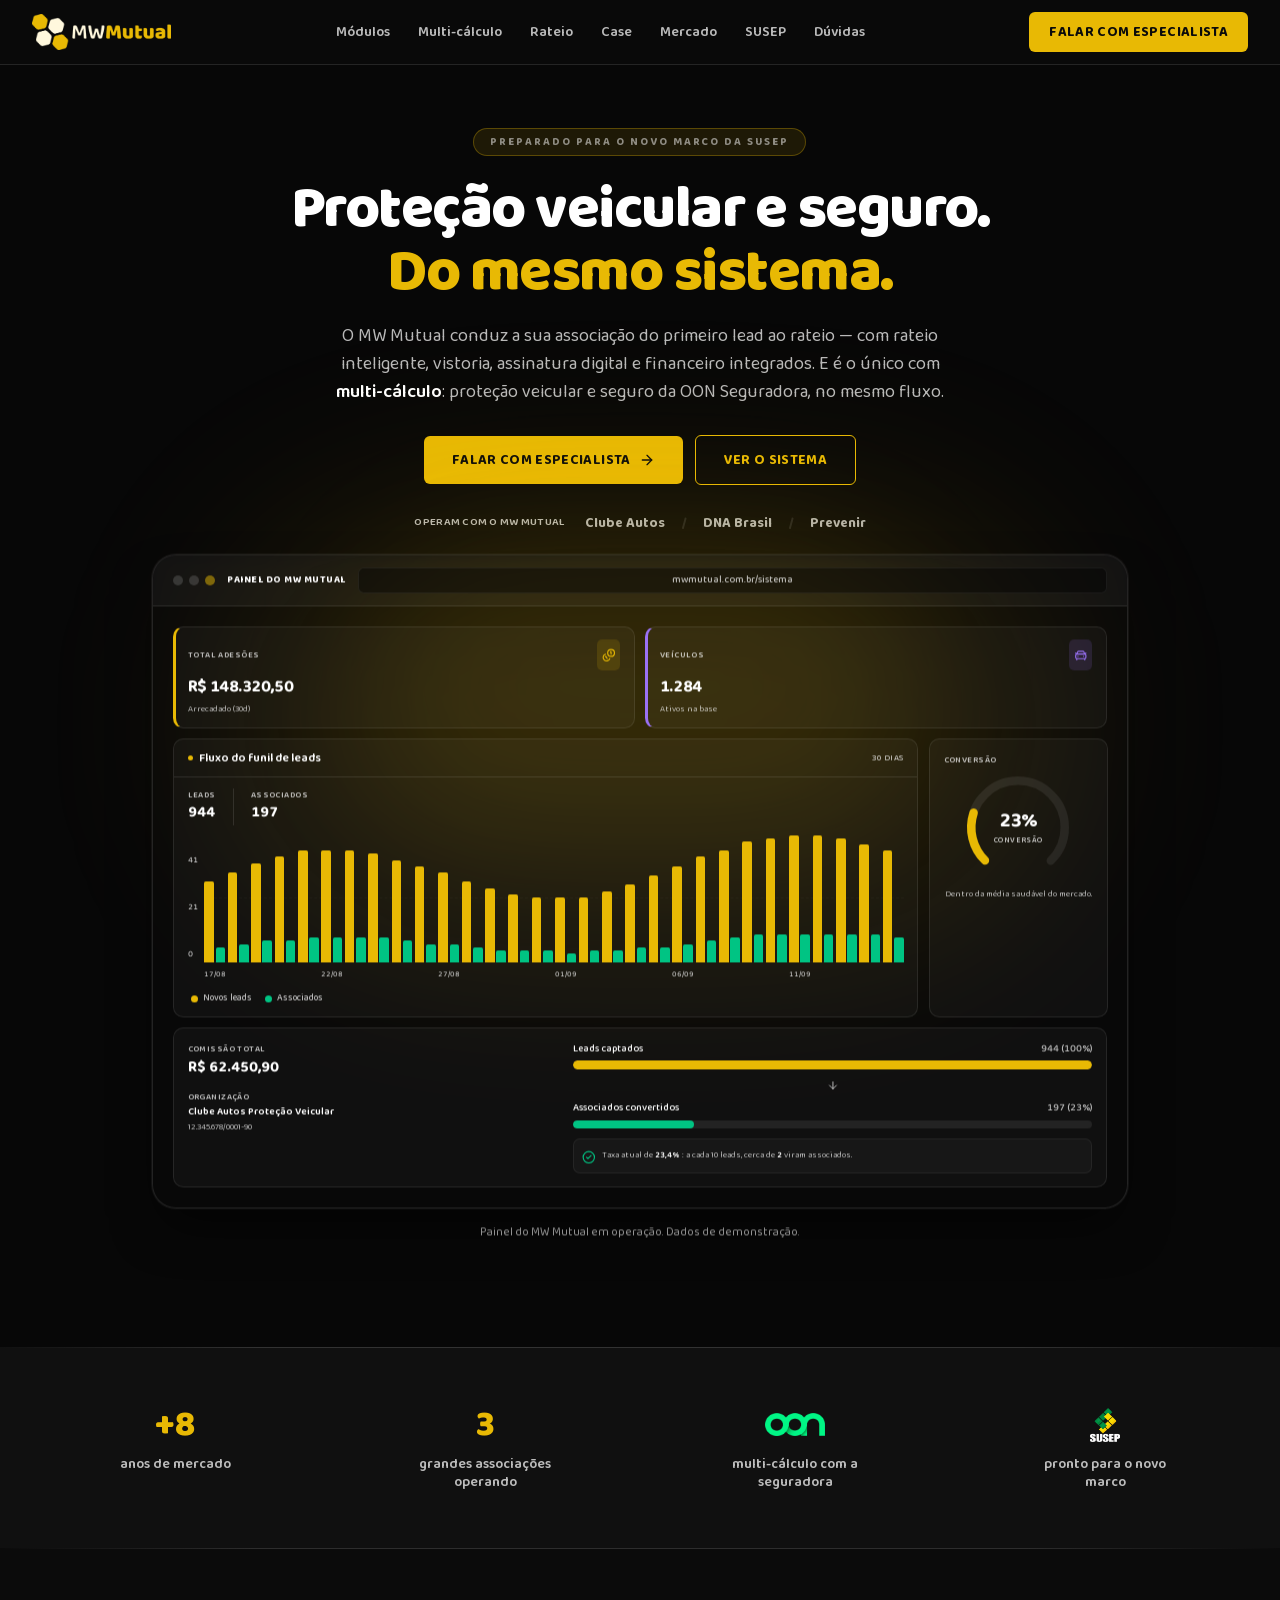
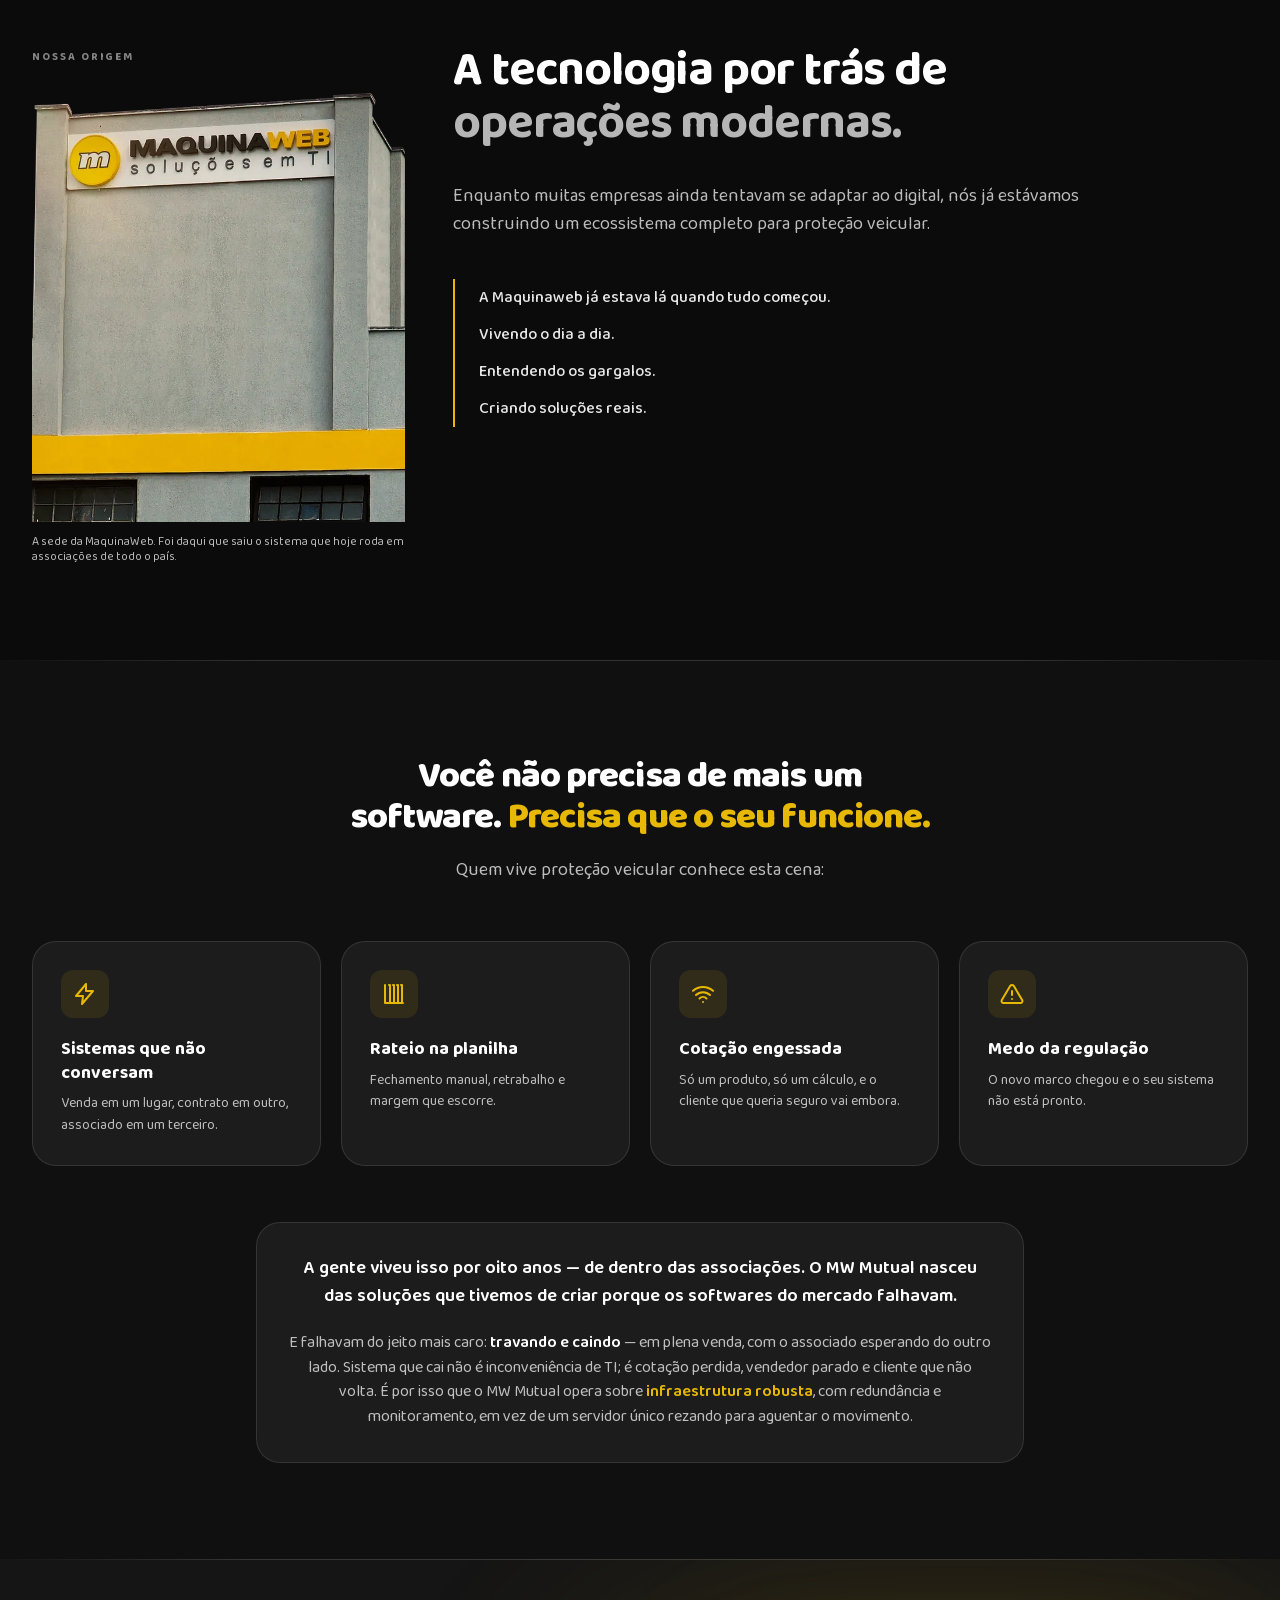
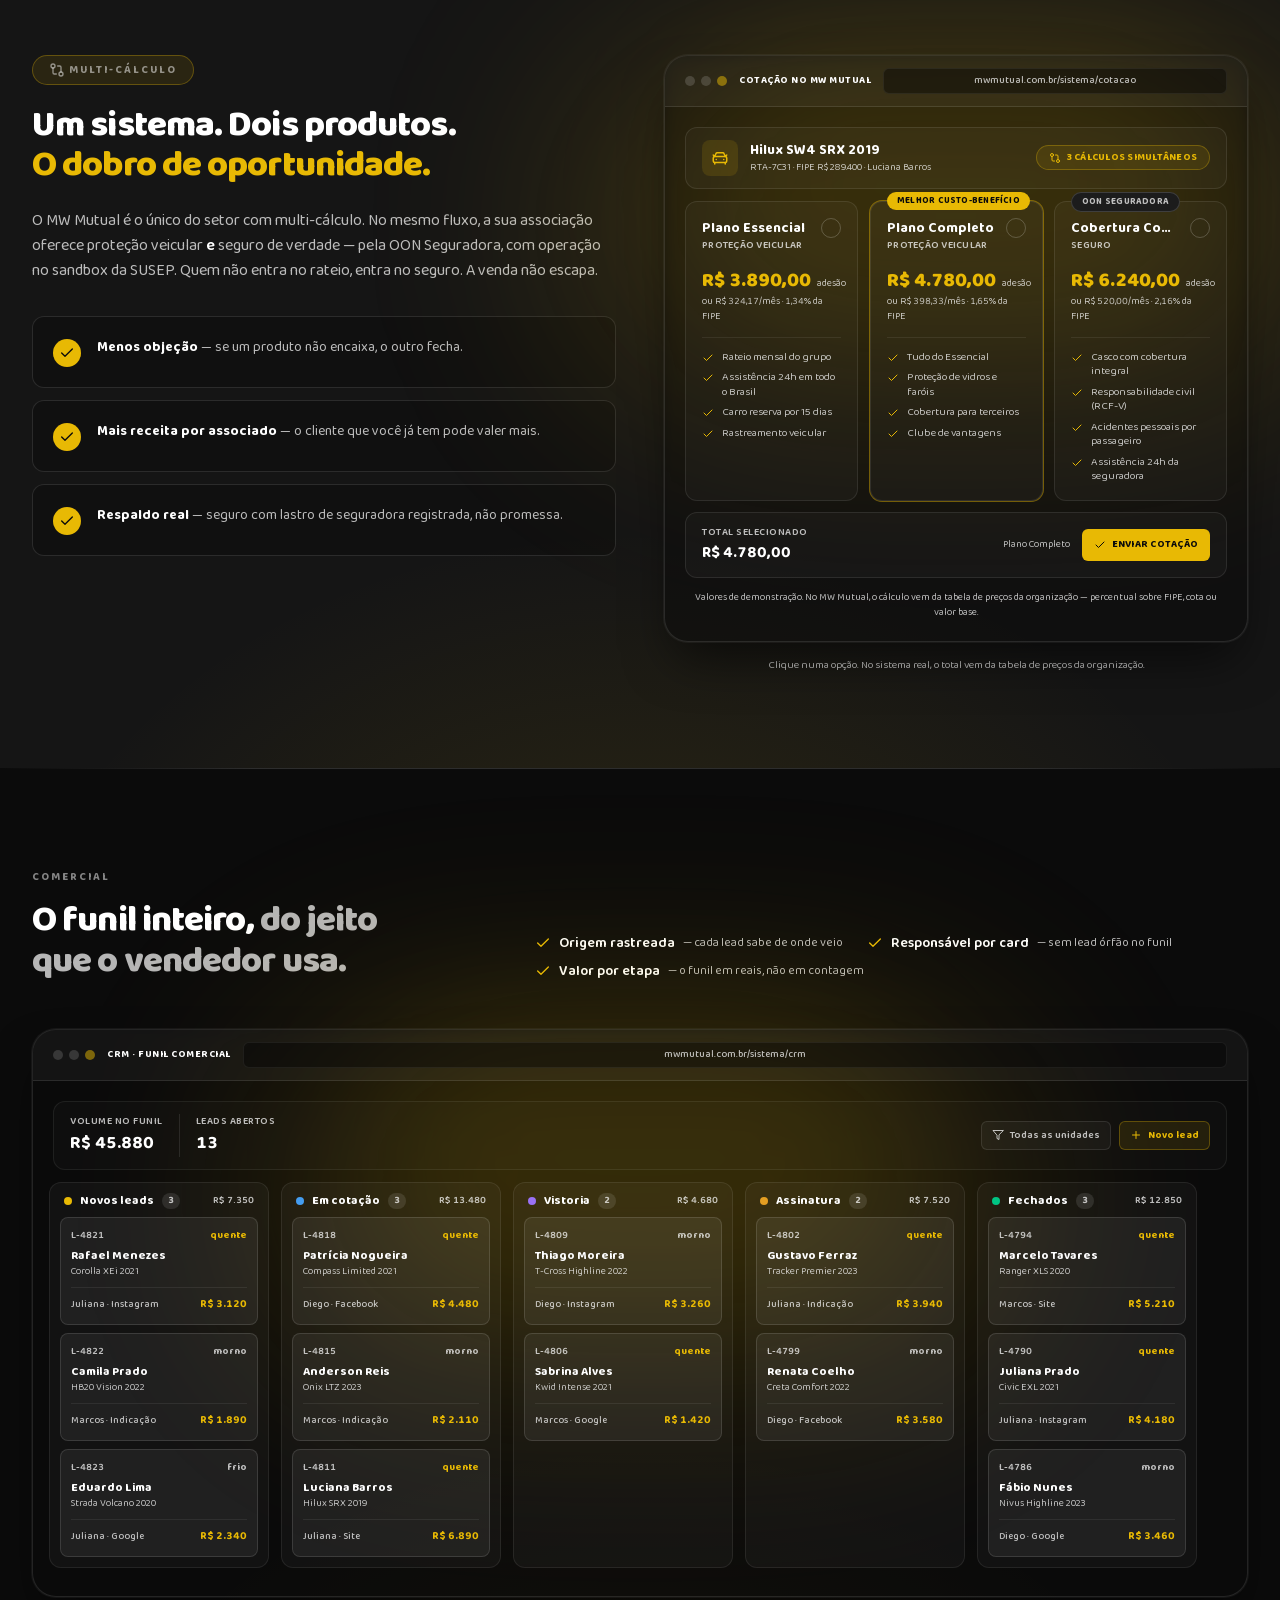
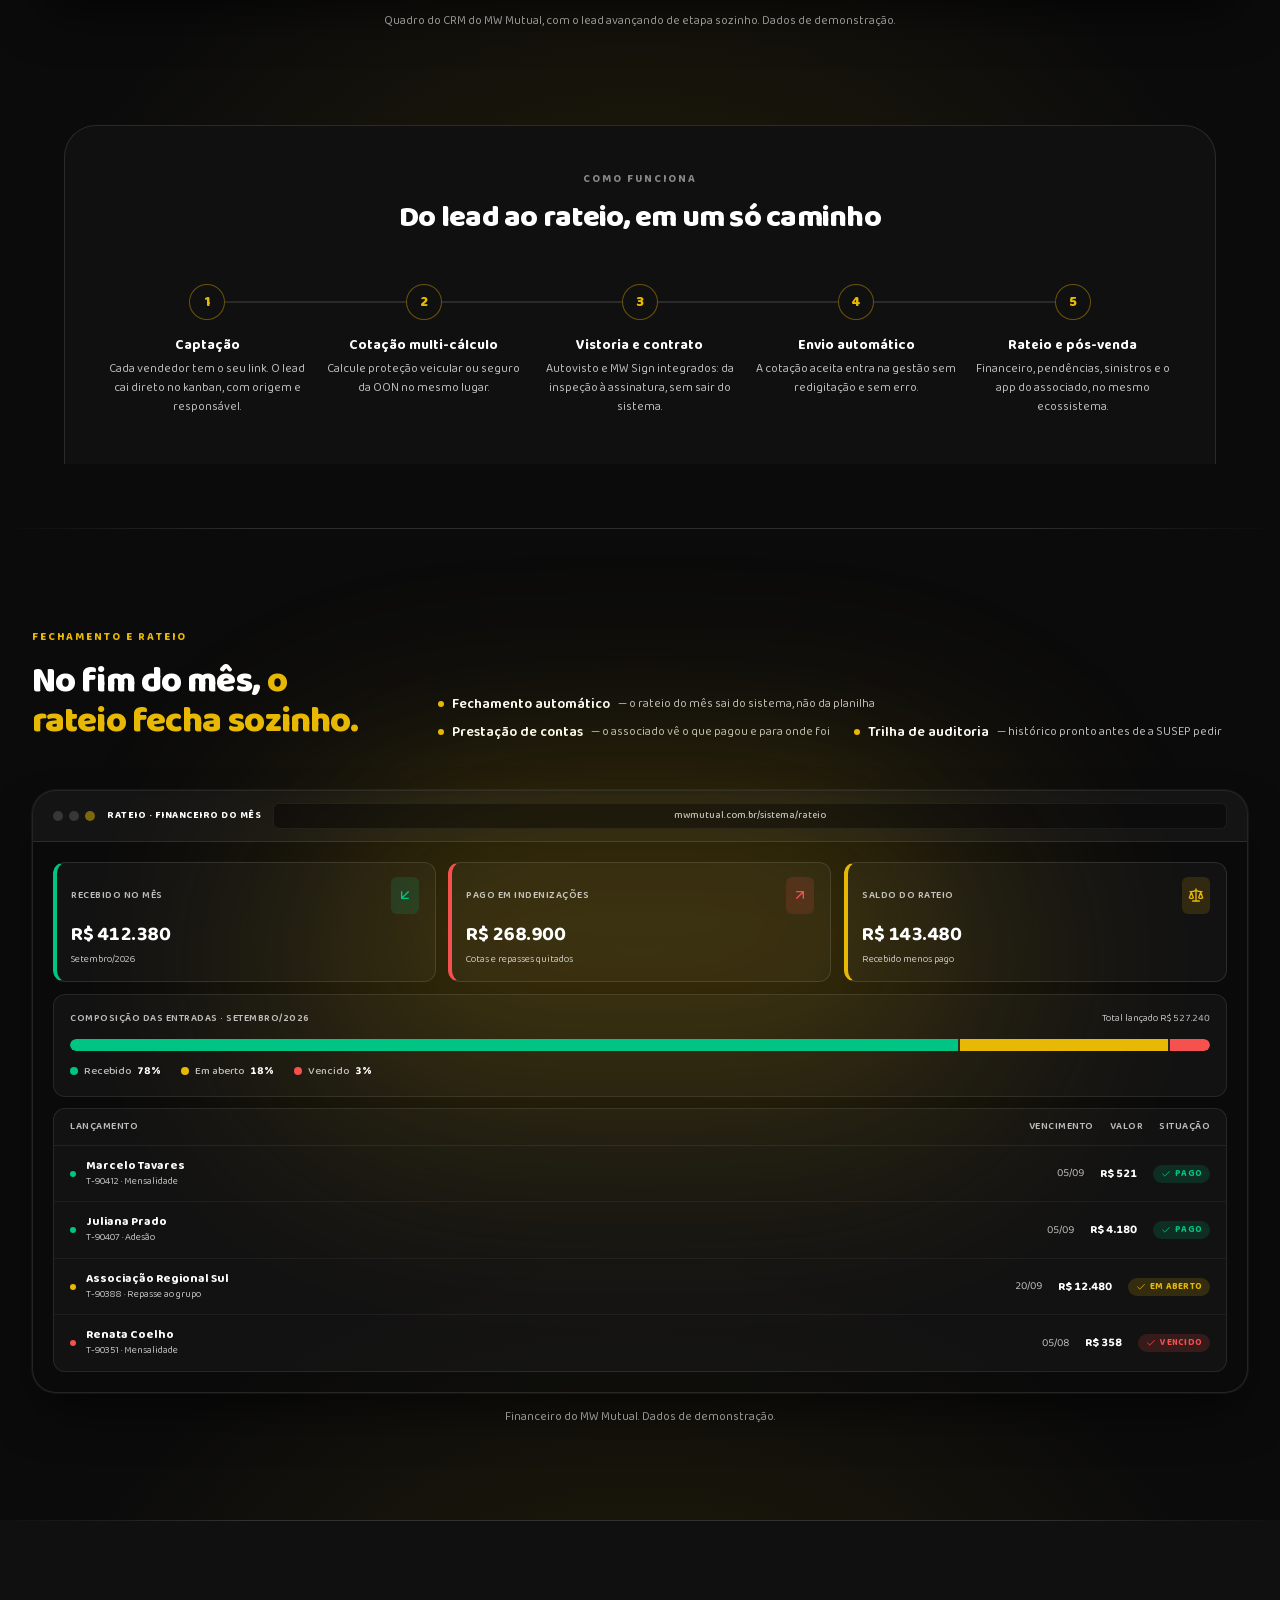
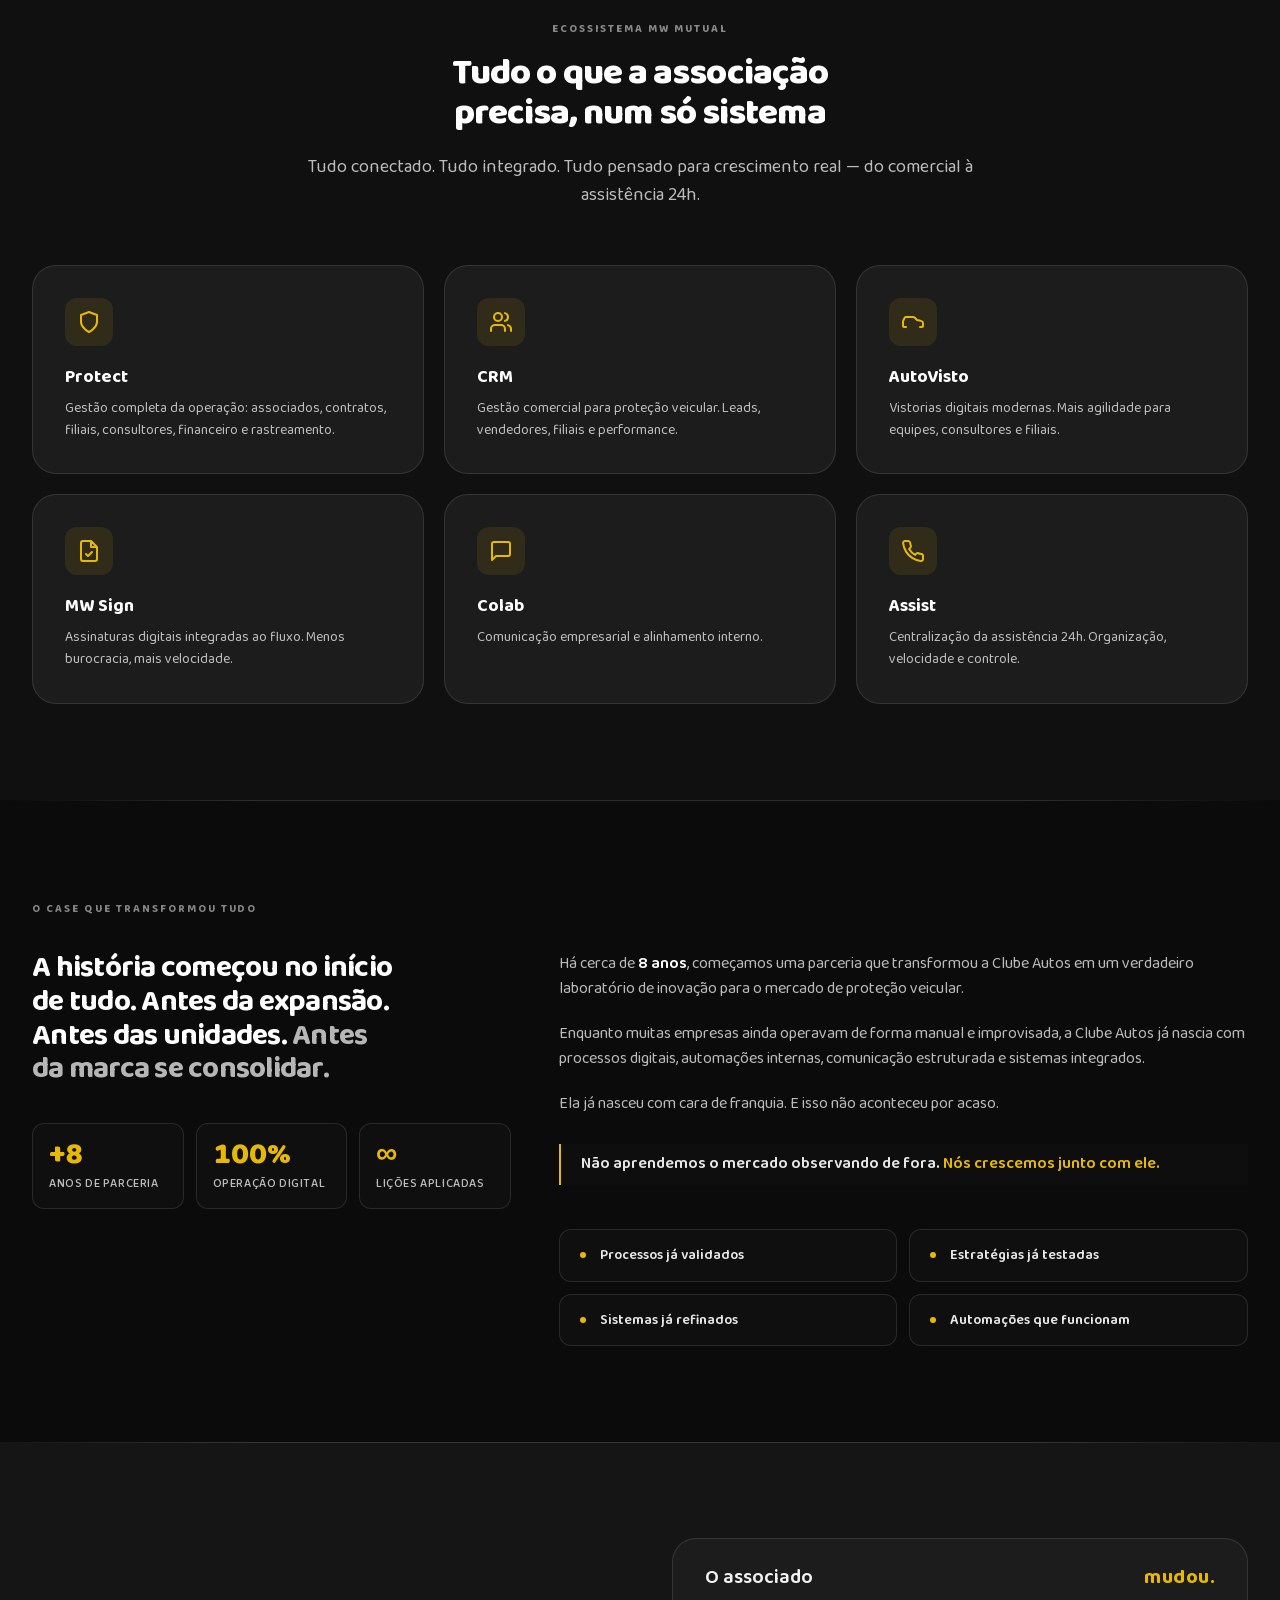
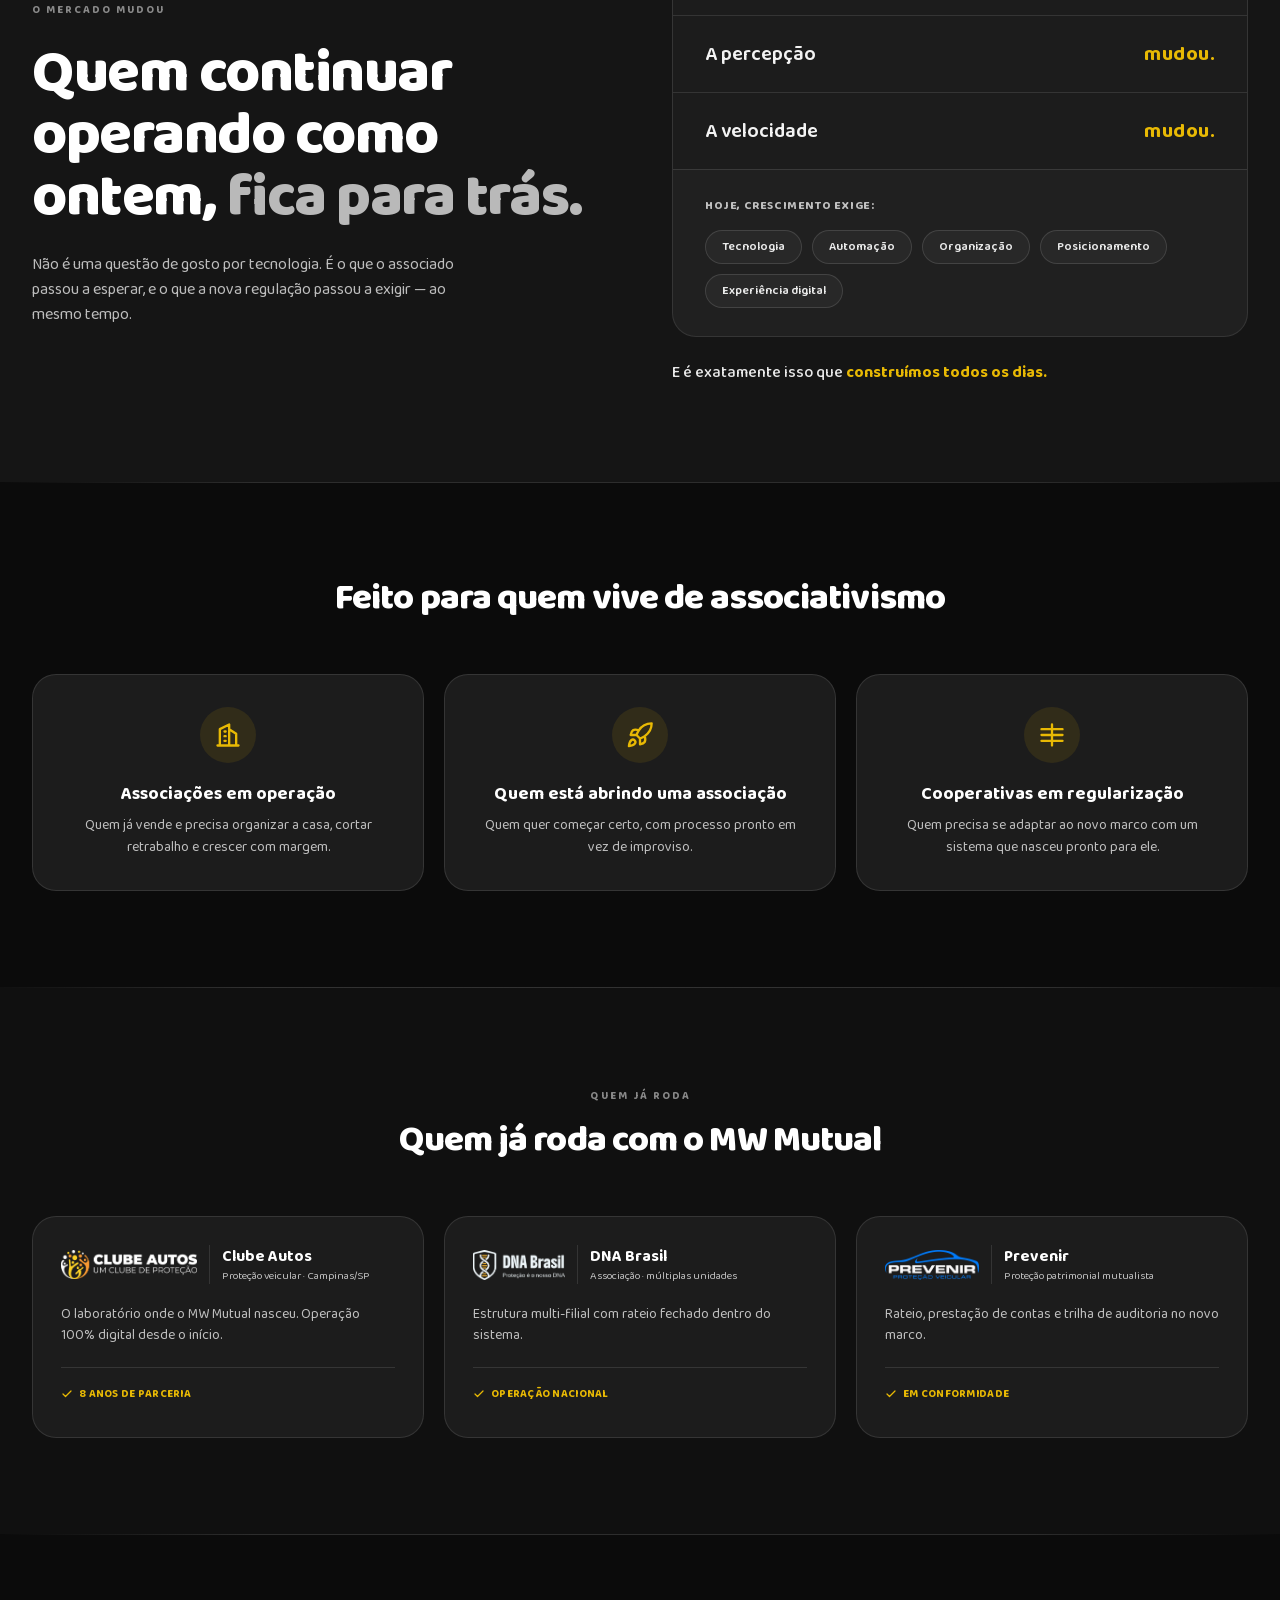
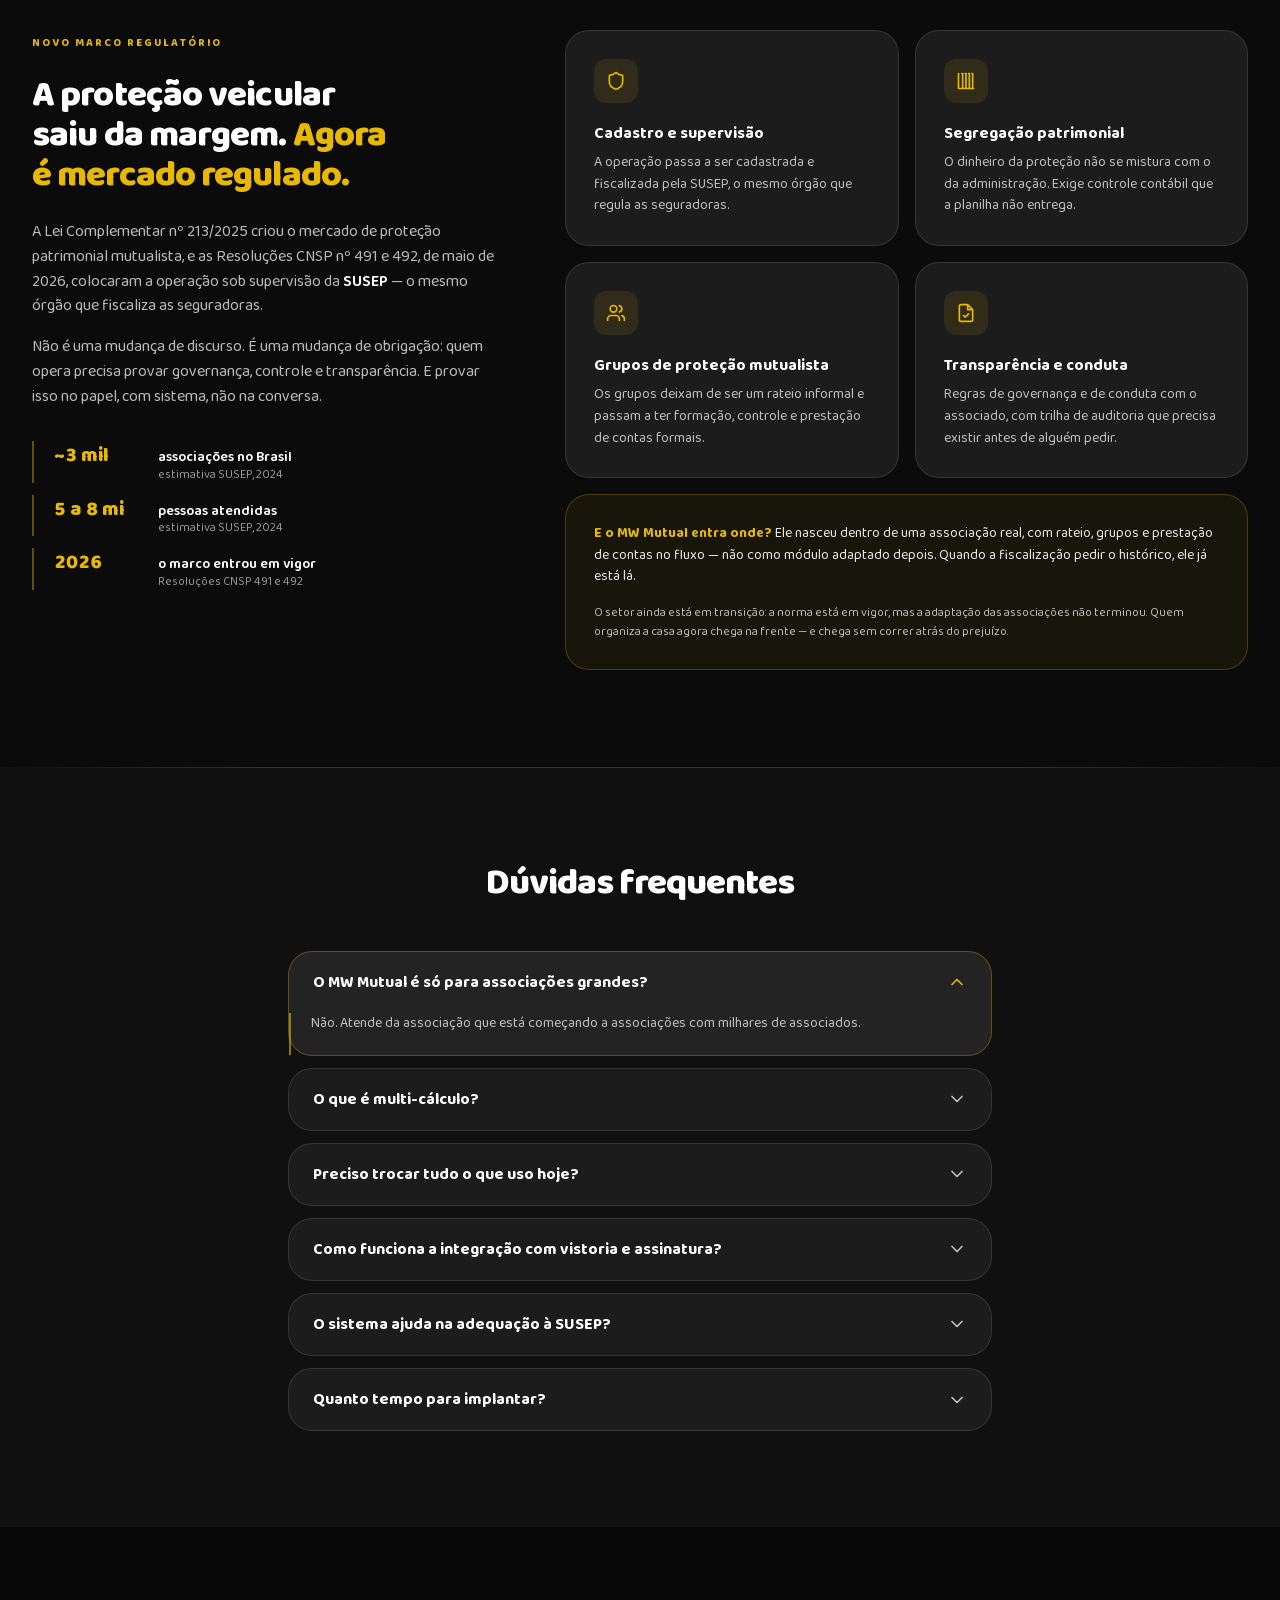
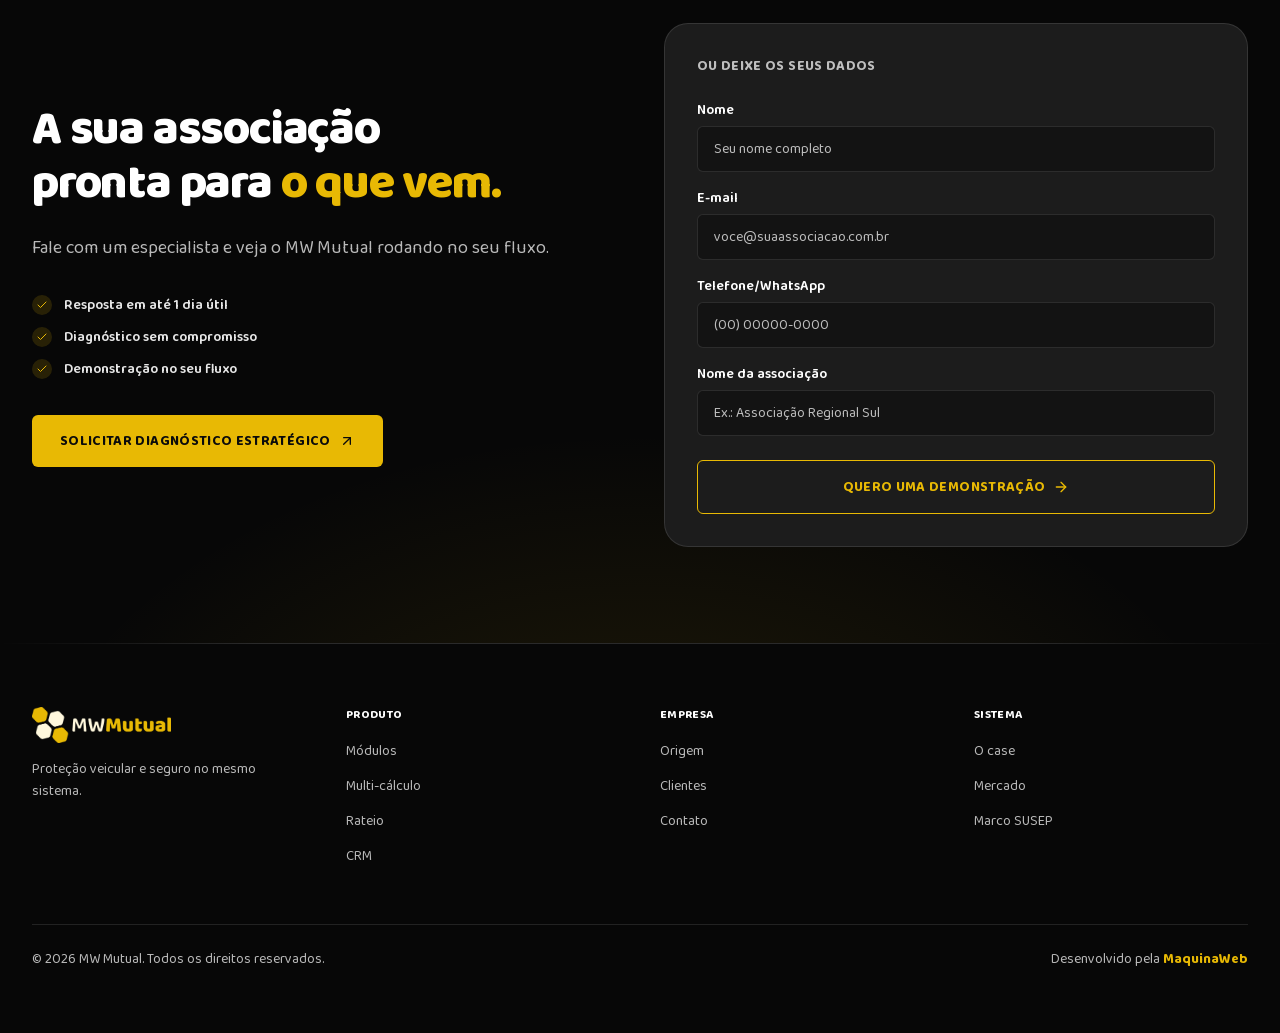
<file: index.html>
<!DOCTYPE html><html lang="pt-BR"> <head><meta charset="UTF-8"><meta name="viewport" content="width=device-width, initial-scale=1"><title>MW Mutual — Sistema para associação de proteção veicular e gestão de associação</title><meta name="title" content="MW Mutual — Sistema para associação de proteção veicular e gestão de associação"><meta name="description" content="Sistema para associação de proteção veicular: gestão de associação, cotação multi-cálculo (proteção veicular e seguro OON), rateio e conformidade SUSEP. Fale com um especialista."><meta name="author" content="MaquinaWeb"><meta name="robots" content="index, follow"><link rel="canonical" href="https://mwmutual.com.br/"><link rel="sitemap" href="/sitemap-index.xml"><link rel="shortcut icon" href="/marca/favicon.png" type="image/png"><link rel="icon" href="/marca/favicon.png" type="image/png"><link rel="apple-touch-icon" href="/marca/logo-mw-mutual-icon.png"><style>@font-face{font-family:"Baloo 2-e8410fd9cdcbc718";src:url("/_astro/fonts/3d67d686bea807db.woff2") format("woff2");font-display:swap;unicode-range:U+0000-00FF,U+0131,U+0152-0153,U+02BB-02BC,U+02C6,U+02DA,U+02DC,U+0304,U+0308,U+0329,U+2000-206F,U+20AC,U+2122,U+2191,U+2193,U+2212,U+2215,U+FEFF,U+FFFD;font-weight:400;font-style:normal;}@font-face{font-family:"Baloo 2-e8410fd9cdcbc718";src:url("/_astro/fonts/3d67d686bea807db.woff2") format("woff2");font-display:swap;unicode-range:U+0000-00FF,U+0131,U+0152-0153,U+02BB-02BC,U+02C6,U+02DA,U+02DC,U+0304,U+0308,U+0329,U+2000-206F,U+20AC,U+2122,U+2191,U+2193,U+2212,U+2215,U+FEFF,U+FFFD;font-weight:500;font-style:normal;}@font-face{font-family:"Baloo 2-e8410fd9cdcbc718";src:url("/_astro/fonts/3d67d686bea807db.woff2") format("woff2");font-display:swap;unicode-range:U+0000-00FF,U+0131,U+0152-0153,U+02BB-02BC,U+02C6,U+02DA,U+02DC,U+0304,U+0308,U+0329,U+2000-206F,U+20AC,U+2122,U+2191,U+2193,U+2212,U+2215,U+FEFF,U+FFFD;font-weight:600;font-style:normal;}@font-face{font-family:"Baloo 2-e8410fd9cdcbc718";src:url("/_astro/fonts/3d67d686bea807db.woff2") format("woff2");font-display:swap;unicode-range:U+0000-00FF,U+0131,U+0152-0153,U+02BB-02BC,U+02C6,U+02DA,U+02DC,U+0304,U+0308,U+0329,U+2000-206F,U+20AC,U+2122,U+2191,U+2193,U+2212,U+2215,U+FEFF,U+FFFD;font-weight:700;font-style:normal;}@font-face{font-family:"Baloo 2-e8410fd9cdcbc718";src:url("/_astro/fonts/3d67d686bea807db.woff2") format("woff2");font-display:swap;unicode-range:U+0000-00FF,U+0131,U+0152-0153,U+02BB-02BC,U+02C6,U+02DA,U+02DC,U+0304,U+0308,U+0329,U+2000-206F,U+20AC,U+2122,U+2191,U+2193,U+2212,U+2215,U+FEFF,U+FFFD;font-weight:800;font-style:normal;}@font-face{font-family:"Baloo 2-e8410fd9cdcbc718 fallback: Arial";src:local("Arial");font-display:swap;font-weight:400;font-style:normal;size-adjust:95.7827%;ascent-override:112.5464%;descent-override:54.7072%;line-gap-override:0%;}@font-face{font-family:"Baloo 2-e8410fd9cdcbc718 fallback: Arial";src:local("Arial");font-display:swap;font-weight:500;font-style:normal;size-adjust:95.7827%;ascent-override:112.5464%;descent-override:54.7072%;line-gap-override:0%;}@font-face{font-family:"Baloo 2-e8410fd9cdcbc718 fallback: Arial";src:local("Arial");font-display:swap;font-weight:600;font-style:normal;size-adjust:95.7827%;ascent-override:112.5464%;descent-override:54.7072%;line-gap-override:0%;}@font-face{font-family:"Baloo 2-e8410fd9cdcbc718 fallback: Arial";src:local("Arial");font-display:swap;font-weight:700;font-style:normal;size-adjust:95.7827%;ascent-override:112.5464%;descent-override:54.7072%;line-gap-override:0%;}@font-face{font-family:"Baloo 2-e8410fd9cdcbc718 fallback: Arial";src:local("Arial");font-display:swap;font-weight:800;font-style:normal;size-adjust:95.7827%;ascent-override:112.5464%;descent-override:54.7072%;line-gap-override:0%;}:root{--font-baloo:"Baloo 2-e8410fd9cdcbc718","Baloo 2-e8410fd9cdcbc718 fallback: Arial",sans-serif;}</style><link rel="preload" href="/_astro/fonts/3d67d686bea807db.woff2" as="font" type="font/woff2" crossorigin><!-- Open Graph --><meta property="og:type" content="website"><meta property="og:site_name" content="MW Mutual"><meta property="og:locale" content="pt_BR"><meta property="og:url" content="https://mwmutual.com.br/"><meta property="og:title" content="MW Mutual — Sistema para associação de proteção veicular e gestão de associação"><meta property="og:description" content="Sistema para associação de proteção veicular: gestão de associação, cotação multi-cálculo (proteção veicular e seguro OON), rateio e conformidade SUSEP. Fale com um especialista."><meta property="og:image" content="https://mwmutual.com.br/og-image.png"><!--
      Dimensões e texto alternativo do cartão. Sem `og:image:width/height`,
      alguns clientes (WhatsApp, LinkedIn) recalculam o recorte e o cartão sai
      mal enquadrado; o `og:image:alt` é o que o leitor de tela lê na prévia.
    --><meta property="og:image:width" content="1200"><meta property="og:image:height" content="630"><meta property="og:image:alt" content="MW Mutual — proteção veicular e seguro no mesmo sistema"><!-- Twitter Card --><meta name="twitter:card" content="summary_large_image"><meta name="twitter:title" content="MW Mutual — Sistema para associação de proteção veicular e gestão de associação"><meta name="twitter:description" content="Sistema para associação de proteção veicular: gestão de associação, cotação multi-cálculo (proteção veicular e seguro OON), rateio e conformidade SUSEP. Fale com um especialista."><meta name="twitter:image" content="https://mwmutual.com.br/og-image.png"><meta name="twitter:image:alt" content="MW Mutual — proteção veicular e seguro no mesmo sistema"><meta name="theme-color" content="#0b0b0b"><!--
      Marca o documento como "pronto para animar" ANTES do primeiro paint.
      Sem isso, o conteúdo apareceria visível e depois sumiria para animar
      (flash). O failsafe solta o conteúdo se o script de animação não
      carregar — animação é enfeite, conteúdo é obrigação.
    --><script>
      (function () {
        var d = document.documentElement;
        if (window.matchMedia('(prefers-reduced-motion: reduce)').matches) return;
        d.classList.add('anim-ready');
        window.setTimeout(function () {
          if (!window.__revealReady) d.classList.remove('anim-ready');
        }, 2500);
      })();
    </script><link rel="stylesheet" href="/_astro/index.DxdJhrlj.css"><script type="module" src="/_astro/page.D1uwR3nK.js"></script></head> <body> <!--
      Link de pular para o conteúdo: o primeiro elemento focável da página.
      O menu fixo tem sete itens antes do conteúdo principal, então quem navega
      por teclado precisa de uma saída de uma tecla. Fica visualmente escondido
      até receber foco.
    --> <a href="#conteudo" class="sr-only focus:not-sr-only focus:fixed focus:left-4 focus:top-4 focus:z-[70] focus:rounded-md focus:bg-primary focus:px-5 focus:py-3 focus:text-sm focus:font-bold focus:text-primary-foreground">
Pular para o conteúdo
</a> <!--
      Barra de progresso de leitura. Sem JavaScript: a animação é amarrada ao
      scroll no próprio motor do navegador (`animation-timeline: scroll(root)`,
      ver animation.css). Onde não há suporte, a barra simplesmente não existe.
    --> <div class="scroll-progress" aria-hidden="true"></div>  <header class="fixed inset-x-0 top-0 z-50 border-b border-border bg-background/90 backdrop-blur-xl"> <div class="mx-auto flex h-16 max-w-7xl items-center justify-between px-4 sm:px-6 lg:px-8"> <a href="#topo" class="flex items-center" aria-label="MW Mutual — início"> <img src="/marca/logo-mw-mutual-360.png" alt="MW Mutual" width="360" height="93" class="h-9 w-auto" decoding="async"> </a> <nav class="hidden items-center gap-7 lg:flex" aria-label="Navegação principal"> <a href="#modulos" class="link-slide text-sm font-semibold text-muted-foreground transition-colors duration-300 hover:text-primary"> Módulos </a><a href="#multi-calculo" class="link-slide text-sm font-semibold text-muted-foreground transition-colors duration-300 hover:text-primary"> Multi-cálculo </a><a href="#rateio" class="link-slide text-sm font-semibold text-muted-foreground transition-colors duration-300 hover:text-primary"> Rateio </a><a href="#case" class="link-slide text-sm font-semibold text-muted-foreground transition-colors duration-300 hover:text-primary"> Case </a><a href="#mercado" class="link-slide text-sm font-semibold text-muted-foreground transition-colors duration-300 hover:text-primary"> Mercado </a><a href="#seguranca" class="link-slide text-sm font-semibold text-muted-foreground transition-colors duration-300 hover:text-primary"> SUSEP </a><a href="#duvidas" class="link-slide text-sm font-semibold text-muted-foreground transition-colors duration-300 hover:text-primary"> Dúvidas </a> </nav> <div class="hidden lg:block"> <a href="#contato" class="inline-flex items-center justify-center rounded-md bg-primary px-5 py-2.5 text-sm font-bold uppercase tracking-wide text-primary-foreground transition-colors hover:bg-primary/90">
Falar com especialista
</a> </div> <button type="button" id="menu-toggle" class="inline-flex h-10 w-10 items-center justify-center rounded-md text-foreground lg:hidden" aria-label="Abrir menu" aria-expanded="false" aria-controls="menu-mobile"> <svg class="h-6 w-6" viewBox="0 0 24 24" fill="none" stroke="currentColor" stroke-width="2" stroke-linecap="round" stroke-linejoin="round" aria-hidden="true"> <line x1="4" x2="20" y1="6" y2="6"></line> <line x1="4" x2="20" y1="12" y2="12"></line> <line x1="4" x2="20" y1="18" y2="18"></line> </svg> </button> </div> <div id="menu-mobile" class="hidden lg:hidden"> <nav class="border-t border-border bg-background px-4 py-4" aria-label="Navegação mobile"> <div class="flex flex-col gap-1"> <a href="#modulos" class="rounded-lg px-3 py-2.5 text-sm font-semibold text-foreground hover:bg-secondary"> Módulos </a><a href="#multi-calculo" class="rounded-lg px-3 py-2.5 text-sm font-semibold text-foreground hover:bg-secondary"> Multi-cálculo </a><a href="#rateio" class="rounded-lg px-3 py-2.5 text-sm font-semibold text-foreground hover:bg-secondary"> Rateio </a><a href="#case" class="rounded-lg px-3 py-2.5 text-sm font-semibold text-foreground hover:bg-secondary"> Case </a><a href="#mercado" class="rounded-lg px-3 py-2.5 text-sm font-semibold text-foreground hover:bg-secondary"> Mercado </a><a href="#seguranca" class="rounded-lg px-3 py-2.5 text-sm font-semibold text-foreground hover:bg-secondary"> SUSEP </a><a href="#duvidas" class="rounded-lg px-3 py-2.5 text-sm font-semibold text-foreground hover:bg-secondary"> Dúvidas </a> <a href="#contato" class="mt-2 inline-flex items-center justify-center rounded-md bg-primary px-5 py-3 text-sm font-bold uppercase tracking-wide text-primary-foreground">
Falar com especialista
</a> </div> </nav> </div> </header> <script type="module">const e=document.getElementById("menu-toggle"),n=document.getElementById("menu-mobile");e?.addEventListener("click",()=>{n?.classList.toggle("hidden");const t=!n?.classList.contains("hidden");e.setAttribute("aria-expanded",String(t)),e.setAttribute("aria-label",t?"Fechar menu":"Abrir menu")});n?.querySelectorAll("a").forEach(t=>{t.addEventListener("click",()=>{n.classList.add("hidden"),e?.setAttribute("aria-expanded","false"),e?.setAttribute("aria-label","Abrir menu")})});</script> <main id="conteudo"> <section id="topo" class="band-deep relative overflow-hidden pb-20 pt-24 sm:pt-28 lg:pt-32" aria-labelledby="hero-titulo"> <!-- Fundo: grade animada + brilho dourado, com degradê para a banda seguinte. --> <div class="pointer-events-none absolute inset-0 -z-10" aria-hidden="true"> <div class="absolute inset-x-0 top-0 h-[900px] opacity-40" data-grid></div> <div class="absolute -top-40 left-1/2 h-[520px] w-[880px] -translate-x-1/2 rounded-full bg-primary/[0.13] blur-[130px]" data-glow></div> <div class="absolute inset-x-0 top-0 h-[900px]" style="background:linear-gradient(to bottom, rgba(7,7,7,0) 0%, rgba(7,7,7,.6) 55%, #0b0b0b 100%)"></div> </div> <div class="mx-auto max-w-4xl px-4 text-center sm:px-6"> <span class="inline-flex items-center rounded-full border border-primary/30 bg-primary/10 px-4 py-1.5 eyebrow" data-anim="true"> 
Preparado para o novo marco da SUSEP
 </span> <h1 class="text-balance mt-[22px] text-[2.25rem] font-extrabold lead-display tracking-[-0.025em] text-balance text-foreground sm:text-5xl lg:text-[3.75rem]" id="hero-titulo" data-split="true" style="--anim-delay:0ms"><span data-word class style="--i:0">Proteção</span> <span data-word class style="--i:1">veicular</span> <span data-word class style="--i:2">e</span> <span data-word class style="--i:3">seguro.</span> <span data-word class="text-primary" style="--i:4">Do</span> <span data-word class="text-primary" style="--i:5">mesmo</span> <span data-word class="text-primary" style="--i:6">sistema.</span></h1> <p class="mx-auto mt-5 max-w-2xl text-base lead-body text-balance text-muted-foreground sm:text-lg" style="--anim-delay:420ms" data-anim="true"> 
O MW Mutual conduz a sua associação do primeiro lead ao rateio — com rateio
      inteligente, vistoria, assinatura digital e financeiro integrados. E é o
      único com <span class="font-semibold text-foreground">multi-cálculo</span>:
      proteção veicular e seguro da OON Seguradora, no mesmo fluxo.
 </p> <div class="mt-7 flex flex-col items-center justify-center gap-3 sm:flex-row" style="--anim-delay:540ms" data-anim="true">  <a href="#contato" class="btn-primary group inline-flex w-full items-center justify-center gap-2 rounded-md bg-primary px-7 py-3.5 text-sm font-bold uppercase tracking-wide text-primary-foreground sm:w-auto">
Falar com especialista
<svg class="h-4 w-4 transition-transform duration-300 group-hover:translate-x-1" viewBox="0 0 24 24" fill="none" stroke="currentColor" stroke-width="2" stroke-linecap="round" stroke-linejoin="round" aria-hidden="true"> <path d="M5 12h14"></path><path d="m12 5 7 7-7 7"></path> </svg> </a> <a href="#crm" class="btn-ghost group inline-flex w-full items-center justify-center gap-2 rounded-md border border-primary px-7 py-3.5 text-sm font-bold uppercase tracking-wide text-primary sm:w-auto">
Ver o sistema
</a>  </div> <div class="mt-7 flex flex-col items-center justify-center gap-x-5 gap-y-3 sm:flex-row" style="--anim-delay:660ms" data-anim="true">  <span class="text-[11px] font-semibold uppercase tracking-wide text-muted-foreground">
Operam com o MW Mutual
</span> <span class="flex flex-wrap items-center justify-center gap-x-4 gap-y-1 text-sm font-bold text-foreground/70"> <span>Clube Autos</span> <span class="text-border" aria-hidden="true">/</span> <span>DNA Brasil</span> <span class="text-border" aria-hidden="true">/</span> <span>Prevenir</span> </span>  </div> </div> <!-- O sistema, rodando. Não é imagem: é o painel real, em HTML. --> <div class="mx-auto mt-10 max-w-5xl px-4 sm:mt-12 sm:px-6" data-parallax="0.06"> <div class style="--anim-delay:420ms" data-anim="true">  <div class="relative " data-device-frame> <!-- Glow dourado difuso atrás da moldura --> <div class="pointer-events-none absolute -inset-x-10 -top-10 bottom-0 -z-10 opacity-70" aria-hidden="true"> <div class="absolute left-1/2 top-0 h-[420px] w-[820px] -translate-x-1/2 rounded-full bg-primary/20 blur-[110px]"></div> <div class="absolute left-1/2 top-10 h-[260px] w-[520px] -translate-x-1/2 rounded-full bg-primary/15 blur-[70px]"></div> </div> <figure class="overflow-hidden rounded-[var(--r-lg)] border border-border bg-background/50 shadow-2xl shadow-black/60 backdrop-blur-sm ring-1 ring-white/5"> <!-- Barra de navegador: as três luzinhas, o título da tela e a URL --> <figcaption class="flex items-center gap-3 border-b border-white/10 bg-white/[0.04] px-4 py-3 sm:px-5"> <span class="flex shrink-0 gap-1.5" aria-hidden="true"> <span class="size-2.5 rounded-full bg-white/15"></span> <span class="size-2.5 rounded-full bg-white/15"></span> <span class="size-2.5 rounded-full bg-primary/50"></span> </span> <span class="hidden shrink-0 text-[10px] font-bold uppercase tracking-wider text-foreground sm:inline"> Painel do MW Mutual </span> <span class="ml-auto min-w-0 flex-1 truncate rounded-md border border-border/60 bg-black/40 px-3 py-1 text-right text-[10px] font-medium text-muted-foreground sm:text-center"> mwmutual.com.br/sistema </span> </figcaption> <!-- Conteúdo: aqui entra o painel do sistema --> <div class="relative"> <div class="p-4 sm:p-5 ">  <div class="frame-zoom" style="--frame-zoom:0.85;--frame-zoom-mobile:0.663">  <div class="flex flex-col gap-3"> <!-- KPIs do topo --> <div class="grid grid-cols-2 gap-3"> <div class="relative flex flex-col gap-1 overflow-hidden rounded-xl border border-l-4 py-3.5 pl-3.5 pr-4 bg-white/[0.035] border-white/[0.09]" style="border-left-color:var(--primary);--anim-delay:0ms" data-anim> <div class="flex w-full items-center justify-between gap-2"> <span class="text-[10px] font-semibold uppercase tracking-wider text-muted-foreground"> Total adesões </span> <span class="rounded-md p-1.5" style="background-color:color-mix(in oklab, var(--primary) 14%, transparent);color:var(--primary)"> <svg width="1em" height="1em" viewBox="0 0 24 24" class="size-4" aria-hidden="true" data-icon="lucide:coins">   <symbol id="ai:lucide:coins"><g fill="none" stroke="currentColor" stroke-linecap="round" stroke-linejoin="round" stroke-width="2"><path d="M13.744 17.736a6 6 0 1 1-7.48-7.48M15 6h1v4"/><path d="m6.134 14.768l.866-.5l2 3.464"/><circle cx="16" cy="8" r="6"/></g></symbol><use href="#ai:lucide:coins"></use>  </svg> </span> </div> <span class="mt-0.5 truncate text-xl font-bold tracking-tight tabular-nums text-foreground"> R$ 148.320,50 </span> <span class="text-[10px] text-muted-foreground">Arrecadado (30d)</span> </div><div class="relative flex flex-col gap-1 overflow-hidden rounded-xl border border-l-4 py-3.5 pl-3.5 pr-4 bg-white/[0.035] border-white/[0.09]" style="border-left-color:oklch(0.65 0.19 295);--anim-delay:90ms" data-anim> <div class="flex w-full items-center justify-between gap-2"> <span class="text-[10px] font-semibold uppercase tracking-wider text-muted-foreground"> Veículos </span> <span class="rounded-md p-1.5" style="background-color:color-mix(in oklab, oklch(0.65 0.19 295) 14%, transparent);color:oklch(0.65 0.19 295)"> <svg width="1em" height="1em" viewBox="0 0 24 24" class="size-4" aria-hidden="true" data-icon="lucide:car-front">   <symbol id="ai:lucide:car-front"><g fill="none" stroke="currentColor" stroke-linecap="round" stroke-linejoin="round" stroke-width="2"><path d="m21 8l-2 2l-1.5-3.7A2 2 0 0 0 15.646 5H8.4a2 2 0 0 0-1.903 1.257L5 10L3 8m4 6h.01M17 14h.01"/><rect width="18" height="8" x="3" y="10" rx="2"/><path d="M5 18v2m14-2v2"/></g></symbol><use href="#ai:lucide:car-front"></use>  </svg> </span> </div> <span class="mt-0.5 truncate text-xl font-bold tracking-tight tabular-nums text-foreground"> 1.284 </span> <span class="text-[10px] text-muted-foreground">Ativos na base</span> </div> </div> <!-- Gráfico + radial lado a lado --> <div class="grid gap-3 lg:grid-cols-[1fr_auto]"> <div class="rounded-xl border bg-white/[0.035] border-white/[0.09]" data-anim style="--anim-delay:180ms"> <div class="border-b px-4 py-3"> <div class="flex items-center justify-between gap-3 text-sm font-semibold"> <span class="flex items-center gap-2">  <span class="relative inline-flex size-1.5 shrink-0 rounded-full bg-primary" data-live-dot aria-hidden="true"></span>
Fluxo do funil de leads
</span> <span class="text-[10px] font-medium uppercase tracking-wider text-muted-foreground">
30 dias
</span> </div> </div> <div class="px-4 py-3"> <div class="mb-3 flex items-center gap-5"> <div class="flex flex-col"> <span class="text-[10px] font-semibold uppercase tracking-wider text-muted-foreground">
Leads
</span> <span class="text-lg font-bold tabular-nums text-foreground"> 944 </span> </div> <div class="flex flex-col border-l border-border pl-5"> <span class="text-[10px] font-semibold uppercase tracking-wider text-muted-foreground">
Associados
</span> <span class="text-lg font-bold tabular-nums text-foreground"> 197 </span> </div> </div> <div class="flex w-full flex-col gap-3 "> <div class="flex items-end gap-2"> <!-- Eixo Y: só os extremos, para não poluir a moldura. --> <div class="flex shrink-0 flex-col justify-between pb-6 text-[10px] font-medium tabular-nums text-muted-foreground" style="height:150px" aria-hidden="true"> <span>41</span> <span>21</span> <span>0</span> </div> <div class="relative min-w-0 flex-1"> <!--
        A varredura em loop. Mesmo lugar da área de plotagem, acima das
        barras no eixo Z, sem bloquear o ponteiro — o hover de cada barra
        continua funcionando.
      --> <div class="pointer-events-none absolute inset-0 z-10" data-scan aria-hidden="true"></div> <!-- Linhas de grade: topo e metade. --> <div class="pointer-events-none absolute inset-x-0 top-0 border-b border-border/40" style="height:150px" aria-hidden="true"> <div class="h-1/2 border-b border-dashed border-border/25"></div> </div> <div class="flex items-end gap-[3px]" data-bars style="height:150px" role="img" aria-label="Gráfico de Novos leads e Associados nos últimos 30 dias"> <div class="group relative flex h-full flex-1 items-end justify-center gap-[2px]"> <div class="w-full rounded-t-[2px]" data-bar style="--h:63.41463414634146%;background-color:var(--primary);transition-delay:0ms"></div><div class="w-full rounded-t-[2px]" data-bar style="--h:12.195121951219512%;background-color:oklch(0.72 0.17 162);transition-delay:0ms"></div>  <span class="pointer-events-none absolute -top-1 left-1/2 z-10 hidden -translate-x-1/2 -translate-y-full whitespace-nowrap rounded-md border border-border bg-popover px-2 py-1 text-[10px] font-medium text-popover-foreground shadow-lg group-hover:block"> <span class="mb-0.5 block opacity-70">17/08</span> <span class="block"> Novos leads:  <strong class="tabular-nums">26</strong> </span><span class="block"> Associados:  <strong class="tabular-nums">5</strong> </span> </span> </div><div class="group relative flex h-full flex-1 items-end justify-center gap-[2px]"> <div class="w-full rounded-t-[2px]" data-bar style="--h:70.73170731707317%;background-color:var(--primary);transition-delay:18ms"></div><div class="w-full rounded-t-[2px]" data-bar style="--h:14.634146341463413%;background-color:oklch(0.72 0.17 162);transition-delay:18ms"></div>  <span class="pointer-events-none absolute -top-1 left-1/2 z-10 hidden -translate-x-1/2 -translate-y-full whitespace-nowrap rounded-md border border-border bg-popover px-2 py-1 text-[10px] font-medium text-popover-foreground shadow-lg group-hover:block"> <span class="mb-0.5 block opacity-70">18/08</span> <span class="block"> Novos leads:  <strong class="tabular-nums">29</strong> </span><span class="block"> Associados:  <strong class="tabular-nums">6</strong> </span> </span> </div><div class="group relative flex h-full flex-1 items-end justify-center gap-[2px]"> <div class="w-full rounded-t-[2px]" data-bar style="--h:78.04878048780488%;background-color:var(--primary);transition-delay:36ms"></div><div class="w-full rounded-t-[2px]" data-bar style="--h:17.073170731707318%;background-color:oklch(0.72 0.17 162);transition-delay:36ms"></div>  <span class="pointer-events-none absolute -top-1 left-1/2 z-10 hidden -translate-x-1/2 -translate-y-full whitespace-nowrap rounded-md border border-border bg-popover px-2 py-1 text-[10px] font-medium text-popover-foreground shadow-lg group-hover:block"> <span class="mb-0.5 block opacity-70">19/08</span> <span class="block"> Novos leads:  <strong class="tabular-nums">32</strong> </span><span class="block"> Associados:  <strong class="tabular-nums">7</strong> </span> </span> </div><div class="group relative flex h-full flex-1 items-end justify-center gap-[2px]"> <div class="w-full rounded-t-[2px]" data-bar style="--h:82.92682926829268%;background-color:var(--primary);transition-delay:54ms"></div><div class="w-full rounded-t-[2px]" data-bar style="--h:17.073170731707318%;background-color:oklch(0.72 0.17 162);transition-delay:54ms"></div>  <span class="pointer-events-none absolute -top-1 left-1/2 z-10 hidden -translate-x-1/2 -translate-y-full whitespace-nowrap rounded-md border border-border bg-popover px-2 py-1 text-[10px] font-medium text-popover-foreground shadow-lg group-hover:block"> <span class="mb-0.5 block opacity-70">20/08</span> <span class="block"> Novos leads:  <strong class="tabular-nums">34</strong> </span><span class="block"> Associados:  <strong class="tabular-nums">7</strong> </span> </span> </div><div class="group relative flex h-full flex-1 items-end justify-center gap-[2px]"> <div class="w-full rounded-t-[2px]" data-bar style="--h:87.8048780487805%;background-color:var(--primary);transition-delay:72ms"></div><div class="w-full rounded-t-[2px]" data-bar style="--h:19.51219512195122%;background-color:oklch(0.72 0.17 162);transition-delay:72ms"></div>  <span class="pointer-events-none absolute -top-1 left-1/2 z-10 hidden -translate-x-1/2 -translate-y-full whitespace-nowrap rounded-md border border-border bg-popover px-2 py-1 text-[10px] font-medium text-popover-foreground shadow-lg group-hover:block"> <span class="mb-0.5 block opacity-70">21/08</span> <span class="block"> Novos leads:  <strong class="tabular-nums">36</strong> </span><span class="block"> Associados:  <strong class="tabular-nums">8</strong> </span> </span> </div><div class="group relative flex h-full flex-1 items-end justify-center gap-[2px]"> <div class="w-full rounded-t-[2px]" data-bar style="--h:87.8048780487805%;background-color:var(--primary);transition-delay:90ms"></div><div class="w-full rounded-t-[2px]" data-bar style="--h:19.51219512195122%;background-color:oklch(0.72 0.17 162);transition-delay:90ms"></div>  <span class="pointer-events-none absolute -top-1 left-1/2 z-10 hidden -translate-x-1/2 -translate-y-full whitespace-nowrap rounded-md border border-border bg-popover px-2 py-1 text-[10px] font-medium text-popover-foreground shadow-lg group-hover:block"> <span class="mb-0.5 block opacity-70">22/08</span> <span class="block"> Novos leads:  <strong class="tabular-nums">36</strong> </span><span class="block"> Associados:  <strong class="tabular-nums">8</strong> </span> </span> </div><div class="group relative flex h-full flex-1 items-end justify-center gap-[2px]"> <div class="w-full rounded-t-[2px]" data-bar style="--h:87.8048780487805%;background-color:var(--primary);transition-delay:108ms"></div><div class="w-full rounded-t-[2px]" data-bar style="--h:19.51219512195122%;background-color:oklch(0.72 0.17 162);transition-delay:108ms"></div>  <span class="pointer-events-none absolute -top-1 left-1/2 z-10 hidden -translate-x-1/2 -translate-y-full whitespace-nowrap rounded-md border border-border bg-popover px-2 py-1 text-[10px] font-medium text-popover-foreground shadow-lg group-hover:block"> <span class="mb-0.5 block opacity-70">23/08</span> <span class="block"> Novos leads:  <strong class="tabular-nums">36</strong> </span><span class="block"> Associados:  <strong class="tabular-nums">8</strong> </span> </span> </div><div class="group relative flex h-full flex-1 items-end justify-center gap-[2px]"> <div class="w-full rounded-t-[2px]" data-bar style="--h:85.36585365853658%;background-color:var(--primary);transition-delay:126ms"></div><div class="w-full rounded-t-[2px]" data-bar style="--h:19.51219512195122%;background-color:oklch(0.72 0.17 162);transition-delay:126ms"></div>  <span class="pointer-events-none absolute -top-1 left-1/2 z-10 hidden -translate-x-1/2 -translate-y-full whitespace-nowrap rounded-md border border-border bg-popover px-2 py-1 text-[10px] font-medium text-popover-foreground shadow-lg group-hover:block"> <span class="mb-0.5 block opacity-70">24/08</span> <span class="block"> Novos leads:  <strong class="tabular-nums">35</strong> </span><span class="block"> Associados:  <strong class="tabular-nums">8</strong> </span> </span> </div><div class="group relative flex h-full flex-1 items-end justify-center gap-[2px]"> <div class="w-full rounded-t-[2px]" data-bar style="--h:80.48780487804879%;background-color:var(--primary);transition-delay:144ms"></div><div class="w-full rounded-t-[2px]" data-bar style="--h:17.073170731707318%;background-color:oklch(0.72 0.17 162);transition-delay:144ms"></div>  <span class="pointer-events-none absolute -top-1 left-1/2 z-10 hidden -translate-x-1/2 -translate-y-full whitespace-nowrap rounded-md border border-border bg-popover px-2 py-1 text-[10px] font-medium text-popover-foreground shadow-lg group-hover:block"> <span class="mb-0.5 block opacity-70">25/08</span> <span class="block"> Novos leads:  <strong class="tabular-nums">33</strong> </span><span class="block"> Associados:  <strong class="tabular-nums">7</strong> </span> </span> </div><div class="group relative flex h-full flex-1 items-end justify-center gap-[2px]"> <div class="w-full rounded-t-[2px]" data-bar style="--h:75.60975609756098%;background-color:var(--primary);transition-delay:162ms"></div><div class="w-full rounded-t-[2px]" data-bar style="--h:14.634146341463413%;background-color:oklch(0.72 0.17 162);transition-delay:162ms"></div>  <span class="pointer-events-none absolute -top-1 left-1/2 z-10 hidden -translate-x-1/2 -translate-y-full whitespace-nowrap rounded-md border border-border bg-popover px-2 py-1 text-[10px] font-medium text-popover-foreground shadow-lg group-hover:block"> <span class="mb-0.5 block opacity-70">26/08</span> <span class="block"> Novos leads:  <strong class="tabular-nums">31</strong> </span><span class="block"> Associados:  <strong class="tabular-nums">6</strong> </span> </span> </div><div class="group relative flex h-full flex-1 items-end justify-center gap-[2px]"> <div class="w-full rounded-t-[2px]" data-bar style="--h:70.73170731707317%;background-color:var(--primary);transition-delay:180ms"></div><div class="w-full rounded-t-[2px]" data-bar style="--h:14.634146341463413%;background-color:oklch(0.72 0.17 162);transition-delay:180ms"></div>  <span class="pointer-events-none absolute -top-1 left-1/2 z-10 hidden -translate-x-1/2 -translate-y-full whitespace-nowrap rounded-md border border-border bg-popover px-2 py-1 text-[10px] font-medium text-popover-foreground shadow-lg group-hover:block"> <span class="mb-0.5 block opacity-70">27/08</span> <span class="block"> Novos leads:  <strong class="tabular-nums">29</strong> </span><span class="block"> Associados:  <strong class="tabular-nums">6</strong> </span> </span> </div><div class="group relative flex h-full flex-1 items-end justify-center gap-[2px]"> <div class="w-full rounded-t-[2px]" data-bar style="--h:63.41463414634146%;background-color:var(--primary);transition-delay:198ms"></div><div class="w-full rounded-t-[2px]" data-bar style="--h:12.195121951219512%;background-color:oklch(0.72 0.17 162);transition-delay:198ms"></div>  <span class="pointer-events-none absolute -top-1 left-1/2 z-10 hidden -translate-x-1/2 -translate-y-full whitespace-nowrap rounded-md border border-border bg-popover px-2 py-1 text-[10px] font-medium text-popover-foreground shadow-lg group-hover:block"> <span class="mb-0.5 block opacity-70">28/08</span> <span class="block"> Novos leads:  <strong class="tabular-nums">26</strong> </span><span class="block"> Associados:  <strong class="tabular-nums">5</strong> </span> </span> </div><div class="group relative flex h-full flex-1 items-end justify-center gap-[2px]"> <div class="w-full rounded-t-[2px]" data-bar style="--h:58.536585365853654%;background-color:var(--primary);transition-delay:216ms"></div><div class="w-full rounded-t-[2px]" data-bar style="--h:9.75609756097561%;background-color:oklch(0.72 0.17 162);transition-delay:216ms"></div>  <span class="pointer-events-none absolute -top-1 left-1/2 z-10 hidden -translate-x-1/2 -translate-y-full whitespace-nowrap rounded-md border border-border bg-popover px-2 py-1 text-[10px] font-medium text-popover-foreground shadow-lg group-hover:block"> <span class="mb-0.5 block opacity-70">29/08</span> <span class="block"> Novos leads:  <strong class="tabular-nums">24</strong> </span><span class="block"> Associados:  <strong class="tabular-nums">4</strong> </span> </span> </div><div class="group relative flex h-full flex-1 items-end justify-center gap-[2px]"> <div class="w-full rounded-t-[2px]" data-bar style="--h:53.65853658536586%;background-color:var(--primary);transition-delay:234ms"></div><div class="w-full rounded-t-[2px]" data-bar style="--h:9.75609756097561%;background-color:oklch(0.72 0.17 162);transition-delay:234ms"></div>  <span class="pointer-events-none absolute -top-1 left-1/2 z-10 hidden -translate-x-1/2 -translate-y-full whitespace-nowrap rounded-md border border-border bg-popover px-2 py-1 text-[10px] font-medium text-popover-foreground shadow-lg group-hover:block"> <span class="mb-0.5 block opacity-70">30/08</span> <span class="block"> Novos leads:  <strong class="tabular-nums">22</strong> </span><span class="block"> Associados:  <strong class="tabular-nums">4</strong> </span> </span> </div><div class="group relative flex h-full flex-1 items-end justify-center gap-[2px]"> <div class="w-full rounded-t-[2px]" data-bar style="--h:51.21951219512195%;background-color:var(--primary);transition-delay:252ms"></div><div class="w-full rounded-t-[2px]" data-bar style="--h:9.75609756097561%;background-color:oklch(0.72 0.17 162);transition-delay:252ms"></div>  <span class="pointer-events-none absolute -top-1 left-1/2 z-10 hidden -translate-x-1/2 -translate-y-full whitespace-nowrap rounded-md border border-border bg-popover px-2 py-1 text-[10px] font-medium text-popover-foreground shadow-lg group-hover:block"> <span class="mb-0.5 block opacity-70">31/08</span> <span class="block"> Novos leads:  <strong class="tabular-nums">21</strong> </span><span class="block"> Associados:  <strong class="tabular-nums">4</strong> </span> </span> </div><div class="group relative flex h-full flex-1 items-end justify-center gap-[2px]"> <div class="w-full rounded-t-[2px]" data-bar style="--h:51.21951219512195%;background-color:var(--primary);transition-delay:270ms"></div><div class="w-full rounded-t-[2px]" data-bar style="--h:7.317073170731707%;background-color:oklch(0.72 0.17 162);transition-delay:270ms"></div>  <span class="pointer-events-none absolute -top-1 left-1/2 z-10 hidden -translate-x-1/2 -translate-y-full whitespace-nowrap rounded-md border border-border bg-popover px-2 py-1 text-[10px] font-medium text-popover-foreground shadow-lg group-hover:block"> <span class="mb-0.5 block opacity-70">01/09</span> <span class="block"> Novos leads:  <strong class="tabular-nums">21</strong> </span><span class="block"> Associados:  <strong class="tabular-nums">3</strong> </span> </span> </div><div class="group relative flex h-full flex-1 items-end justify-center gap-[2px]"> <div class="w-full rounded-t-[2px]" data-bar style="--h:51.21951219512195%;background-color:var(--primary);transition-delay:288ms"></div><div class="w-full rounded-t-[2px]" data-bar style="--h:9.75609756097561%;background-color:oklch(0.72 0.17 162);transition-delay:288ms"></div>  <span class="pointer-events-none absolute -top-1 left-1/2 z-10 hidden -translate-x-1/2 -translate-y-full whitespace-nowrap rounded-md border border-border bg-popover px-2 py-1 text-[10px] font-medium text-popover-foreground shadow-lg group-hover:block"> <span class="mb-0.5 block opacity-70">02/09</span> <span class="block"> Novos leads:  <strong class="tabular-nums">21</strong> </span><span class="block"> Associados:  <strong class="tabular-nums">4</strong> </span> </span> </div><div class="group relative flex h-full flex-1 items-end justify-center gap-[2px]"> <div class="w-full rounded-t-[2px]" data-bar style="--h:56.09756097560976%;background-color:var(--primary);transition-delay:306ms"></div><div class="w-full rounded-t-[2px]" data-bar style="--h:9.75609756097561%;background-color:oklch(0.72 0.17 162);transition-delay:306ms"></div>  <span class="pointer-events-none absolute -top-1 left-1/2 z-10 hidden -translate-x-1/2 -translate-y-full whitespace-nowrap rounded-md border border-border bg-popover px-2 py-1 text-[10px] font-medium text-popover-foreground shadow-lg group-hover:block"> <span class="mb-0.5 block opacity-70">03/09</span> <span class="block"> Novos leads:  <strong class="tabular-nums">23</strong> </span><span class="block"> Associados:  <strong class="tabular-nums">4</strong> </span> </span> </div><div class="group relative flex h-full flex-1 items-end justify-center gap-[2px]"> <div class="w-full rounded-t-[2px]" data-bar style="--h:60.97560975609756%;background-color:var(--primary);transition-delay:324ms"></div><div class="w-full rounded-t-[2px]" data-bar style="--h:12.195121951219512%;background-color:oklch(0.72 0.17 162);transition-delay:324ms"></div>  <span class="pointer-events-none absolute -top-1 left-1/2 z-10 hidden -translate-x-1/2 -translate-y-full whitespace-nowrap rounded-md border border-border bg-popover px-2 py-1 text-[10px] font-medium text-popover-foreground shadow-lg group-hover:block"> <span class="mb-0.5 block opacity-70">04/09</span> <span class="block"> Novos leads:  <strong class="tabular-nums">25</strong> </span><span class="block"> Associados:  <strong class="tabular-nums">5</strong> </span> </span> </div><div class="group relative flex h-full flex-1 items-end justify-center gap-[2px]"> <div class="w-full rounded-t-[2px]" data-bar style="--h:68.29268292682927%;background-color:var(--primary);transition-delay:342ms"></div><div class="w-full rounded-t-[2px]" data-bar style="--h:12.195121951219512%;background-color:oklch(0.72 0.17 162);transition-delay:342ms"></div>  <span class="pointer-events-none absolute -top-1 left-1/2 z-10 hidden -translate-x-1/2 -translate-y-full whitespace-nowrap rounded-md border border-border bg-popover px-2 py-1 text-[10px] font-medium text-popover-foreground shadow-lg group-hover:block"> <span class="mb-0.5 block opacity-70">05/09</span> <span class="block"> Novos leads:  <strong class="tabular-nums">28</strong> </span><span class="block"> Associados:  <strong class="tabular-nums">5</strong> </span> </span> </div><div class="group relative flex h-full flex-1 items-end justify-center gap-[2px]"> <div class="w-full rounded-t-[2px]" data-bar style="--h:75.60975609756098%;background-color:var(--primary);transition-delay:360ms"></div><div class="w-full rounded-t-[2px]" data-bar style="--h:14.634146341463413%;background-color:oklch(0.72 0.17 162);transition-delay:360ms"></div>  <span class="pointer-events-none absolute -top-1 left-1/2 z-10 hidden -translate-x-1/2 -translate-y-full whitespace-nowrap rounded-md border border-border bg-popover px-2 py-1 text-[10px] font-medium text-popover-foreground shadow-lg group-hover:block"> <span class="mb-0.5 block opacity-70">06/09</span> <span class="block"> Novos leads:  <strong class="tabular-nums">31</strong> </span><span class="block"> Associados:  <strong class="tabular-nums">6</strong> </span> </span> </div><div class="group relative flex h-full flex-1 items-end justify-center gap-[2px]"> <div class="w-full rounded-t-[2px]" data-bar style="--h:82.92682926829268%;background-color:var(--primary);transition-delay:378ms"></div><div class="w-full rounded-t-[2px]" data-bar style="--h:17.073170731707318%;background-color:oklch(0.72 0.17 162);transition-delay:378ms"></div>  <span class="pointer-events-none absolute -top-1 left-1/2 z-10 hidden -translate-x-1/2 -translate-y-full whitespace-nowrap rounded-md border border-border bg-popover px-2 py-1 text-[10px] font-medium text-popover-foreground shadow-lg group-hover:block"> <span class="mb-0.5 block opacity-70">07/09</span> <span class="block"> Novos leads:  <strong class="tabular-nums">34</strong> </span><span class="block"> Associados:  <strong class="tabular-nums">7</strong> </span> </span> </div><div class="group relative flex h-full flex-1 items-end justify-center gap-[2px]"> <div class="w-full rounded-t-[2px]" data-bar style="--h:87.8048780487805%;background-color:var(--primary);transition-delay:396ms"></div><div class="w-full rounded-t-[2px]" data-bar style="--h:19.51219512195122%;background-color:oklch(0.72 0.17 162);transition-delay:396ms"></div>  <span class="pointer-events-none absolute -top-1 left-1/2 z-10 hidden -translate-x-1/2 -translate-y-full whitespace-nowrap rounded-md border border-border bg-popover px-2 py-1 text-[10px] font-medium text-popover-foreground shadow-lg group-hover:block"> <span class="mb-0.5 block opacity-70">08/09</span> <span class="block"> Novos leads:  <strong class="tabular-nums">36</strong> </span><span class="block"> Associados:  <strong class="tabular-nums">8</strong> </span> </span> </div><div class="group relative flex h-full flex-1 items-end justify-center gap-[2px]"> <div class="w-full rounded-t-[2px]" data-bar style="--h:95.1219512195122%;background-color:var(--primary);transition-delay:414ms"></div><div class="w-full rounded-t-[2px]" data-bar style="--h:21.951219512195124%;background-color:oklch(0.72 0.17 162);transition-delay:414ms"></div>  <span class="pointer-events-none absolute -top-1 left-1/2 z-10 hidden -translate-x-1/2 -translate-y-full whitespace-nowrap rounded-md border border-border bg-popover px-2 py-1 text-[10px] font-medium text-popover-foreground shadow-lg group-hover:block"> <span class="mb-0.5 block opacity-70">09/09</span> <span class="block"> Novos leads:  <strong class="tabular-nums">39</strong> </span><span class="block"> Associados:  <strong class="tabular-nums">9</strong> </span> </span> </div><div class="group relative flex h-full flex-1 items-end justify-center gap-[2px]"> <div class="w-full rounded-t-[2px]" data-bar style="--h:97.5609756097561%;background-color:var(--primary);transition-delay:432ms"></div><div class="w-full rounded-t-[2px]" data-bar style="--h:21.951219512195124%;background-color:oklch(0.72 0.17 162);transition-delay:432ms"></div>  <span class="pointer-events-none absolute -top-1 left-1/2 z-10 hidden -translate-x-1/2 -translate-y-full whitespace-nowrap rounded-md border border-border bg-popover px-2 py-1 text-[10px] font-medium text-popover-foreground shadow-lg group-hover:block"> <span class="mb-0.5 block opacity-70">10/09</span> <span class="block"> Novos leads:  <strong class="tabular-nums">40</strong> </span><span class="block"> Associados:  <strong class="tabular-nums">9</strong> </span> </span> </div><div class="group relative flex h-full flex-1 items-end justify-center gap-[2px]"> <div class="w-full rounded-t-[2px]" data-bar style="--h:100%;background-color:var(--primary);transition-delay:450ms"></div><div class="w-full rounded-t-[2px]" data-bar style="--h:21.951219512195124%;background-color:oklch(0.72 0.17 162);transition-delay:450ms"></div>  <span class="pointer-events-none absolute -top-1 left-1/2 z-10 hidden -translate-x-1/2 -translate-y-full whitespace-nowrap rounded-md border border-border bg-popover px-2 py-1 text-[10px] font-medium text-popover-foreground shadow-lg group-hover:block"> <span class="mb-0.5 block opacity-70">11/09</span> <span class="block"> Novos leads:  <strong class="tabular-nums">41</strong> </span><span class="block"> Associados:  <strong class="tabular-nums">9</strong> </span> </span> </div><div class="group relative flex h-full flex-1 items-end justify-center gap-[2px]"> <div class="w-full rounded-t-[2px]" data-bar style="--h:100%;background-color:var(--primary);transition-delay:468ms"></div><div class="w-full rounded-t-[2px]" data-bar style="--h:21.951219512195124%;background-color:oklch(0.72 0.17 162);transition-delay:468ms"></div>  <span class="pointer-events-none absolute -top-1 left-1/2 z-10 hidden -translate-x-1/2 -translate-y-full whitespace-nowrap rounded-md border border-border bg-popover px-2 py-1 text-[10px] font-medium text-popover-foreground shadow-lg group-hover:block"> <span class="mb-0.5 block opacity-70">12/09</span> <span class="block"> Novos leads:  <strong class="tabular-nums">41</strong> </span><span class="block"> Associados:  <strong class="tabular-nums">9</strong> </span> </span> </div><div class="group relative flex h-full flex-1 items-end justify-center gap-[2px]"> <div class="w-full rounded-t-[2px]" data-bar style="--h:97.5609756097561%;background-color:var(--primary);transition-delay:486ms"></div><div class="w-full rounded-t-[2px]" data-bar style="--h:21.951219512195124%;background-color:oklch(0.72 0.17 162);transition-delay:486ms"></div>  <span class="pointer-events-none absolute -top-1 left-1/2 z-10 hidden -translate-x-1/2 -translate-y-full whitespace-nowrap rounded-md border border-border bg-popover px-2 py-1 text-[10px] font-medium text-popover-foreground shadow-lg group-hover:block"> <span class="mb-0.5 block opacity-70">13/09</span> <span class="block"> Novos leads:  <strong class="tabular-nums">40</strong> </span><span class="block"> Associados:  <strong class="tabular-nums">9</strong> </span> </span> </div><div class="group relative flex h-full flex-1 items-end justify-center gap-[2px]"> <div class="w-full rounded-t-[2px]" data-bar style="--h:92.6829268292683%;background-color:var(--primary);transition-delay:504ms"></div><div class="w-full rounded-t-[2px]" data-bar style="--h:21.951219512195124%;background-color:oklch(0.72 0.17 162);transition-delay:504ms"></div>  <span class="pointer-events-none absolute -top-1 left-1/2 z-10 hidden -translate-x-1/2 -translate-y-full whitespace-nowrap rounded-md border border-border bg-popover px-2 py-1 text-[10px] font-medium text-popover-foreground shadow-lg group-hover:block"> <span class="mb-0.5 block opacity-70">14/09</span> <span class="block"> Novos leads:  <strong class="tabular-nums">38</strong> </span><span class="block"> Associados:  <strong class="tabular-nums">9</strong> </span> </span> </div><div class="group relative flex h-full flex-1 items-end justify-center gap-[2px]"> <div class="w-full rounded-t-[2px]" data-bar style="--h:87.8048780487805%;background-color:var(--primary);transition-delay:522ms"></div><div class="w-full rounded-t-[2px]" data-bar style="--h:19.51219512195122%;background-color:oklch(0.72 0.17 162);transition-delay:522ms"></div>  <span class="pointer-events-none absolute -top-1 left-1/2 z-10 hidden -translate-x-1/2 -translate-y-full whitespace-nowrap rounded-md border border-border bg-popover px-2 py-1 text-[10px] font-medium text-popover-foreground shadow-lg group-hover:block"> <span class="mb-0.5 block opacity-70">15/09</span> <span class="block"> Novos leads:  <strong class="tabular-nums">36</strong> </span><span class="block"> Associados:  <strong class="tabular-nums">8</strong> </span> </span> </div> </div> <!-- Eixo X --> <div class="mt-2 flex gap-[3px]" aria-hidden="true"> <span class="flex-1 text-center text-[9px] font-medium tabular-nums text-muted-foreground"> 17/08 </span><span class="flex-1 text-center text-[9px] font-medium tabular-nums text-muted-foreground">  </span><span class="flex-1 text-center text-[9px] font-medium tabular-nums text-muted-foreground">  </span><span class="flex-1 text-center text-[9px] font-medium tabular-nums text-muted-foreground">  </span><span class="flex-1 text-center text-[9px] font-medium tabular-nums text-muted-foreground">  </span><span class="flex-1 text-center text-[9px] font-medium tabular-nums text-muted-foreground"> 22/08 </span><span class="flex-1 text-center text-[9px] font-medium tabular-nums text-muted-foreground">  </span><span class="flex-1 text-center text-[9px] font-medium tabular-nums text-muted-foreground">  </span><span class="flex-1 text-center text-[9px] font-medium tabular-nums text-muted-foreground">  </span><span class="flex-1 text-center text-[9px] font-medium tabular-nums text-muted-foreground">  </span><span class="flex-1 text-center text-[9px] font-medium tabular-nums text-muted-foreground"> 27/08 </span><span class="flex-1 text-center text-[9px] font-medium tabular-nums text-muted-foreground">  </span><span class="flex-1 text-center text-[9px] font-medium tabular-nums text-muted-foreground">  </span><span class="flex-1 text-center text-[9px] font-medium tabular-nums text-muted-foreground">  </span><span class="flex-1 text-center text-[9px] font-medium tabular-nums text-muted-foreground">  </span><span class="flex-1 text-center text-[9px] font-medium tabular-nums text-muted-foreground"> 01/09 </span><span class="flex-1 text-center text-[9px] font-medium tabular-nums text-muted-foreground">  </span><span class="flex-1 text-center text-[9px] font-medium tabular-nums text-muted-foreground">  </span><span class="flex-1 text-center text-[9px] font-medium tabular-nums text-muted-foreground">  </span><span class="flex-1 text-center text-[9px] font-medium tabular-nums text-muted-foreground">  </span><span class="flex-1 text-center text-[9px] font-medium tabular-nums text-muted-foreground"> 06/09 </span><span class="flex-1 text-center text-[9px] font-medium tabular-nums text-muted-foreground">  </span><span class="flex-1 text-center text-[9px] font-medium tabular-nums text-muted-foreground">  </span><span class="flex-1 text-center text-[9px] font-medium tabular-nums text-muted-foreground">  </span><span class="flex-1 text-center text-[9px] font-medium tabular-nums text-muted-foreground">  </span><span class="flex-1 text-center text-[9px] font-medium tabular-nums text-muted-foreground"> 11/09 </span><span class="flex-1 text-center text-[9px] font-medium tabular-nums text-muted-foreground">  </span><span class="flex-1 text-center text-[9px] font-medium tabular-nums text-muted-foreground">  </span><span class="flex-1 text-center text-[9px] font-medium tabular-nums text-muted-foreground">  </span><span class="flex-1 text-center text-[9px] font-medium tabular-nums text-muted-foreground">  </span> </div> </div> </div> <!-- Legenda --> <div class="flex flex-wrap items-center gap-x-4 gap-y-1 pl-1"> <span class="inline-flex items-center gap-1.5 text-[11px] font-medium text-muted-foreground"> <span class="size-2 rounded-full" style="background-color:var(--primary)"></span> Novos leads </span><span class="inline-flex items-center gap-1.5 text-[11px] font-medium text-muted-foreground"> <span class="size-2 rounded-full" style="background-color:oklch(0.72 0.17 162)"></span> Associados </span> </div> </div> </div> </div> <div class="rounded-xl border lg:w-[210px] bg-white/[0.035] border-white/[0.09]" data-anim style="--anim-delay:260ms"> <div class="flex flex-col items-center gap-3 p-4"> <span class="self-start text-[10px] font-semibold uppercase tracking-wider text-muted-foreground">
Conversão
</span> <div class="relative flex items-center justify-center " data-gauge style="--circ:345.575;--dash:60.648"> <svg class="-rotate-[225deg]" height="120" width="120" viewBox="0 0 120 120" aria-hidden="true"> <circle cx="60" cy="60" r="55" fill="none" stroke="var(--muted)" stroke-width="10" stroke-linecap="round" stroke-dasharray="259.18139392115796 345.57519189487726"></circle> <circle cx="60" cy="60" r="55" fill="none" stroke="var(--primary)" stroke-width="10" stroke-linecap="round" data-gauge-fill></circle> </svg> <div class="absolute inset-0 flex flex-col items-center justify-center"> <span class="text-2xl font-bold tracking-tight tabular-nums text-foreground"> 23%
</span> <span class="mt-0.5 text-[9px] font-semibold uppercase tracking-wider text-muted-foreground"> Conversão </span> </div> <span class="sr-only"> leads → associados: 23%
</span> </div> <p class="text-center text-[10px] lead-heading text-muted-foreground"> Dentro da média saudável do mercado. </p> </div> </div> </div> <!-- Comissão + eficiência do funil --> <div class="rounded-xl border bg-white/[0.035] border-white/[0.09]" data-anim style="--anim-delay:340ms"> <div class="grid gap-4 p-4 sm:grid-cols-[1fr_1.4fr]"> <div class="flex flex-col gap-3"> <div class="flex flex-col gap-0.5"> <span class="text-[10px] font-semibold uppercase tracking-wider text-muted-foreground">
Comissão total
</span> <span class="text-lg font-bold tabular-nums text-foreground"> R$ 62.450,90 </span> </div> <div class="flex flex-col gap-0.5"> <span class="text-[10px] font-semibold uppercase tracking-wider text-muted-foreground">
Organização
</span> <span class="text-xs font-semibold lead-heading text-foreground"> Clube Autos Proteção Veicular </span> <span class="text-[10px] text-muted-foreground">12.345.678/0001-90</span> </div> </div> <div class="flex flex-col gap-3"> <div class="flex flex-col gap-1.5"> <div class="flex items-center justify-between text-xs font-medium"> <span class="text-foreground">Leads captados</span> <span class="tabular-nums text-muted-foreground"> 944 (100%)
</span> </div> <div class="h-2.5 w-full overflow-hidden rounded-full bg-muted"> <div class="h-full rounded-full" data-fill style="--h:100%;background-color:var(--primary)"></div> </div> </div> <div class="flex justify-center"> <svg width="1em" height="1em" viewBox="0 0 24 24" class="size-3.5 rotate-90 text-muted-foreground" aria-hidden="true" data-icon="lucide:arrow-right">   <symbol id="ai:lucide:arrow-right"><path fill="none" stroke="currentColor" stroke-linecap="round" stroke-linejoin="round" stroke-width="2" d="M5 12h14m-7-7l7 7l-7 7"/></symbol><use href="#ai:lucide:arrow-right"></use>  </svg> </div> <div class="flex flex-col gap-1.5"> <div class="flex items-center justify-between text-xs font-medium"> <span class="text-foreground">Associados convertidos</span> <span class="tabular-nums text-muted-foreground"> 197 (23%)
</span> </div> <div class="h-2.5 w-full overflow-hidden rounded-full bg-muted"> <div class="h-full rounded-full" data-fill style="--h:23.4%;background-color:oklch(0.72 0.17 162)"></div> </div> </div> <div class="flex items-start gap-2 rounded-lg border border-border/50 bg-muted/40 p-2.5"> <svg width="1em" height="1em" viewBox="0 0 24 24" class="mt-0.5 size-4 shrink-0" style="color:oklch(0.72 0.17 162)" aria-hidden="true" data-icon="lucide:check-circle-2">   <symbol id="ai:lucide:check-circle-2"><g fill="none" stroke="currentColor" stroke-linecap="round" stroke-linejoin="round" stroke-width="2"><circle cx="12" cy="12" r="10"/><path d="m16 9l-5.5 5.5L8 12"/></g></symbol><use href="#ai:lucide:check-circle-2"></use>  </svg> <p class="text-[10px] lead-body text-muted-foreground">
Taxa atual de  <strong class="font-semibold tabular-nums text-foreground"> 23,4%
</strong>
: a cada 10 leads, cerca de  <strong class="font-semibold tabular-nums text-foreground"> 2 </strong> 
viram associados.
</p> </div> </div> </div> </div> </div>  </div> </div>  </div> </figure> </div> <p class="mx-auto mt-4 max-w-md text-center text-xs lead-label text-muted-foreground">
Painel do MW Mutual em operação. Dados de demonstração.
</p>  </div> </div> </section> <section aria-label="Credibilidade" class="band-2 hairline-t relative overflow-hidden"> <div class="mx-auto grid max-w-7xl grid-cols-2 gap-x-6 gap-y-10 px-4 py-14 sm:px-6 lg:grid-cols-4 lg:px-8" data-anim-stagger> <div class="flex flex-col items-center text-center">  <span class="flex h-11 items-center justify-center text-4xl font-extrabold leading-none tracking-tight text-primary"> <span data-count="8" data-count-prefix="+" data-count-duration="1100"> +0 </span> </span> <span class="mt-2 max-w-[16ch] text-sm font-semibold lead-heading text-muted-foreground"> anos de mercado </span> </div><div class="flex flex-col items-center text-center">  <span class="flex h-11 items-center justify-center text-4xl font-extrabold leading-none tracking-tight text-primary"> <span data-count="3" data-count-prefix data-count-duration="1100"> 0 </span> </span> <span class="mt-2 max-w-[16ch] text-sm font-semibold lead-heading text-muted-foreground"> grandes associações operando </span> </div><div class="flex flex-col items-center text-center">  <span class="flex h-11 items-center justify-center text-4xl font-extrabold leading-none tracking-tight text-primary"> <img src="/marca/clientes/oon.webp" alt="OON Seguradora" height="23" width="92" style="height:23px;max-width:7.5rem" class="w-auto object-contain " loading="lazy" decoding="async"> </span> <span class="mt-2 max-w-[16ch] text-sm font-semibold lead-heading text-muted-foreground"> multi-cálculo com a seguradora </span> </div><div class="flex flex-col items-center text-center">  <span class="flex h-11 items-center justify-center text-4xl font-extrabold leading-none tracking-tight text-primary"> <img src="/marca/clientes/susep.webp" alt="SUSEP" height="34" width="136" style="height:34px;max-width:7.5rem" class="w-auto object-contain " loading="lazy" decoding="async"> </span> <span class="mt-2 max-w-[16ch] text-sm font-semibold lead-heading text-muted-foreground"> pronto para o novo marco </span> </div> </div> </section> <section id="origem" class="band-1 hairline-t relative overflow-hidden py-24" aria-labelledby="origem-titulo"> <div class="mx-auto grid max-w-7xl gap-12 px-4 sm:px-6 md:grid-cols-12 lg:px-8"> <div class="md:col-span-4" data-anim> <span class="eyebrow">Nossa origem</span> <figure class="mt-6"> <img src="/_astro/frente-maquinaweb.CpAoZ7vL_Z1f3eJw.webp" srcset="/_astro/frente-maquinaweb.CpAoZ7vL_ZwUhI0.webp 420w, /_astro/frente-maquinaweb.CpAoZ7vL_Z1UQyfa.webp 640w, /_astro/frente-maquinaweb.CpAoZ7vL_Z1f3eJw.webp 750w" alt="Fachada da sede da MaquinaWeb, com o letreiro da marca" sizes="(min-width: 768px) 33vw, 100vw" loading="lazy" decoding="async" fetchpriority="auto" width="750" height="861" class="w-full object-contain"> <figcaption class="mt-3 text-xs lead-label text-muted-foreground">
A sede da MaquinaWeb. Foi daqui que saiu o sistema que hoje roda em
          associações de todo o país.
</figcaption> </figure> </div> <div class="flex flex-col gap-8 md:col-span-8"> <h2 class="text-balance text-3xl font-bold lead-title tracking-tight text-balance text-foreground md:text-5xl" id="origem-titulo" data-split="true" style="--anim-delay:0ms"><span data-word class style="--i:0">A</span> <span data-word class style="--i:1">tecnologia</span> <span data-word class style="--i:2">por</span> <span data-word class style="--i:3">trás</span> <span data-word class style="--i:4">de</span> <span data-word class="text-foreground/70" style="--i:5">operações</span> <span data-word class="text-foreground/70" style="--i:6">modernas.</span></h2> <p class="max-w-2xl text-base lead-body text-muted-foreground md:text-lg" data-anim>
Enquanto muitas empresas ainda tentavam se adaptar ao digital, nós já estávamos construindo
        um ecossistema completo para proteção veicular.
</p> <div class="my-2 flex flex-col gap-4 border-l-2 border-primary py-2 pl-6" data-anim-stagger> <div class="text-sm font-medium lead-heading text-foreground/90 md:text-base">A Maquinaweb já estava lá quando tudo começou.</div><div class="text-sm font-medium lead-heading text-foreground/90 md:text-base">Vivendo o dia a dia.</div><div class="text-sm font-medium lead-heading text-foreground/90 md:text-base">Entendendo os gargalos.</div><div class="text-sm font-medium lead-heading text-foreground/90 md:text-base">Criando soluções reais.</div> </div> </div> </div> </section> <section class="band-2 hairline-t relative overflow-hidden py-24" aria-labelledby="problema-titulo"> <div class="mx-auto max-w-7xl px-4 sm:px-6 lg:px-8"> <div class="mx-auto max-w-3xl text-center"> <h2 class="text-balance text-3xl font-extrabold lead-title tracking-tight text-foreground sm:text-4xl" id="problema-titulo" data-split="true" style="--anim-delay:0ms"><span data-word class style="--i:0">Você</span> <span data-word class style="--i:1">não</span> <span data-word class style="--i:2">precisa</span> <span data-word class style="--i:3">de</span> <span data-word class style="--i:4">mais</span> <span data-word class style="--i:5">um</span> <span data-word class style="--i:6">software.</span> <span data-word class="text-primary" style="--i:7">Precisa</span> <span data-word class="text-primary" style="--i:8">que</span> <span data-word class="text-primary" style="--i:9">o</span> <span data-word class="text-primary" style="--i:10">seu</span> <span data-word class="text-primary" style="--i:11">funcione.</span></h2> <p class="mt-5 text-lg lead-body text-muted-foreground" data-anim>
Quem vive proteção veicular conhece esta cena:
</p> </div> <div class="mt-14 grid gap-5 sm:grid-cols-2 lg:grid-cols-4" data-anim-stagger> <div class="card-hover h-full rounded-[var(--r-lg)] border border-border bg-card p-7"> <div class="flex h-12 w-12 items-center justify-center rounded-[var(--r-md)] bg-primary/10 text-primary"> <svg class="h-6 w-6" viewBox="0 0 24 24" fill="none" stroke="currentColor" stroke-width="2" stroke-linecap="round" stroke-linejoin="round" aria-hidden="true"> <path d="M13 2 3 14h7l-1 8 11-13h-7l0-7"></path> </svg> </div> <h3 class="mt-5 text-lg font-bold lead-heading text-foreground">Sistemas que não conversam</h3> <p class="mt-2 text-sm lead-body text-muted-foreground">Venda em um lugar, contrato em outro, associado em um terceiro.</p> </div><div class="card-hover h-full rounded-[var(--r-lg)] border border-border bg-card p-7"> <div class="flex h-12 w-12 items-center justify-center rounded-[var(--r-md)] bg-primary/10 text-primary"> <svg class="h-6 w-6" viewBox="0 0 24 24" fill="none" stroke="currentColor" stroke-width="2" stroke-linecap="round" stroke-linejoin="round" aria-hidden="true"> <path d="M3 3v18h18M7 3h1v18M11 3h1v18M15 3h1v18M19 3h1v18"></path> </svg> </div> <h3 class="mt-5 text-lg font-bold lead-heading text-foreground">Rateio na planilha</h3> <p class="mt-2 text-sm lead-body text-muted-foreground">Fechamento manual, retrabalho e margem que escorre.</p> </div><div class="card-hover h-full rounded-[var(--r-lg)] border border-border bg-card p-7"> <div class="flex h-12 w-12 items-center justify-center rounded-[var(--r-md)] bg-primary/10 text-primary"> <svg class="h-6 w-6" viewBox="0 0 24 24" fill="none" stroke="currentColor" stroke-width="2" stroke-linecap="round" stroke-linejoin="round" aria-hidden="true"> <path d="M5 13a10 10 0 0 1 14 0M8.5 16.5a5 5 0 0 1 7 0M2 8.82a15 15 0 0 1 20 0M12 20h.01"></path> </svg> </div> <h3 class="mt-5 text-lg font-bold lead-heading text-foreground">Cotação engessada</h3> <p class="mt-2 text-sm lead-body text-muted-foreground">Só um produto, só um cálculo, e o cliente que queria seguro vai embora.</p> </div><div class="card-hover h-full rounded-[var(--r-lg)] border border-border bg-card p-7"> <div class="flex h-12 w-12 items-center justify-center rounded-[var(--r-md)] bg-primary/10 text-primary"> <svg class="h-6 w-6" viewBox="0 0 24 24" fill="none" stroke="currentColor" stroke-width="2" stroke-linecap="round" stroke-linejoin="round" aria-hidden="true"> <path d="M12 9v4M12 17h.01M10.29 3.86 1.82 18a2 2 0 0 0 1.71 3h16.94a2 2 0 0 0 1.71-3L13.71 3.86a2 2 0 0 0-3.42 0z"></path> </svg> </div> <h3 class="mt-5 text-lg font-bold lead-heading text-foreground">Medo da regulação</h3> <p class="mt-2 text-sm lead-body text-muted-foreground">O novo marco chegou e o seu sistema não está pronto.</p> </div> </div> <div class="mx-auto mt-14 max-w-3xl rounded-[var(--r-lg)] border border-border bg-card p-8 text-center" data-anim> <p class="text-lg font-semibold lead-body text-foreground">
A gente viveu isso por oito anos — de dentro das associações. O MW Mutual nasceu das soluções que
        tivemos de criar porque os softwares do mercado falhavam.
</p> <p class="mt-5 text-base lead-body text-muted-foreground">
E falhavam do jeito mais caro: <span class="font-semibold text-foreground">travando e caindo</span>
— em plena venda, com o associado esperando do outro lado. Sistema que cai não é
        inconveniência de TI; é cotação perdida, vendedor parado e cliente que não volta. É por isso que
        o MW Mutual opera sobre <span class="font-semibold text-primary">infraestrutura robusta</span>,
        com redundância e monitoramento, em vez de um servidor único rezando para aguentar o movimento.
</p> </div> </div> </section> <section id="multi-calculo" class="band-3 hairline-t glow-primary relative scroll-mt-24 overflow-hidden py-24" aria-labelledby="multi-calculo-titulo"> <div class="mx-auto max-w-7xl px-4 sm:px-6 lg:px-8"> <div class="grid items-start gap-12 lg:grid-cols-2"> <div> <span class="inline-flex items-center gap-2 rounded-full border border-primary/30 bg-primary/10 px-4 py-1.5 eyebrow" data-anim="true">  <svg width="1em" height="1em" viewBox="0 0 24 24" class="h-4 w-4" aria-hidden="true" data-icon="lucide:git-compare">   <symbol id="ai:lucide:git-compare"><g fill="none" stroke="currentColor" stroke-linecap="round" stroke-linejoin="round" stroke-width="2"><circle cx="18" cy="18" r="3"/><circle cx="6" cy="6" r="3"/><path d="M13 6h3a2 2 0 0 1 2 2v7m-7 3H8a2 2 0 0 1-2-2V9"/></g></symbol><use href="#ai:lucide:git-compare"></use>  </svg>
Multi-cálculo
 </span> <h2 class="text-balance mt-5 text-3xl font-extrabold lead-title tracking-tight text-foreground sm:text-4xl" id="multi-calculo-titulo" data-split="true" style="--anim-delay:0ms"><span data-word class style="--i:0">Um</span> <span data-word class style="--i:1">sistema.</span> <span data-word class style="--i:2">Dois</span> <span data-word class style="--i:3">produtos.</span> <span data-word class="text-primary" style="--i:4">O</span> <span data-word class="text-primary" style="--i:5">dobro</span> <span data-word class="text-primary" style="--i:6">de</span> <span data-word class="text-primary" style="--i:7">oportunidade.</span></h2> <p class="mt-6 text-base lead-body text-muted-foreground" data-anim="true"> 
O MW Mutual é o único do setor com multi-cálculo. No mesmo fluxo, a sua associação oferece proteção
          veicular <span class="font-semibold text-foreground">e</span> seguro de verdade — pela OON
          Seguradora, com operação no sandbox da SUSEP. Quem não entra no rateio, entra no seguro. A
          venda não escapa.
 </p> <div class="mt-8 flex flex-col gap-3" style="--stagger-step:90ms" data-anim-stagger="true"> <div class="flex items-start gap-4 rounded-[var(--r-md)] border border-border bg-background/40 p-5"> <span class="mt-0.5 flex h-7 w-7 shrink-0 items-center justify-center rounded-full bg-primary text-primary-foreground"> <svg width="1em" height="1em" viewBox="0 0 24 24" class="h-4 w-4" stroke-width="3" aria-hidden="true" data-icon="lucide:check">   <symbol id="ai:lucide:check"><path fill="none" stroke="currentColor" stroke-linecap="round" stroke-linejoin="round" stroke-width="2" d="M20 6L9 17l-5-5"/></symbol><use href="#ai:lucide:check"></use>  </svg> </span> <p class="text-sm lead-body text-muted-foreground"> <span class="font-bold text-foreground">Menos objeção</span> — se um produto não encaixa, o outro fecha. </p> </div><div class="flex items-start gap-4 rounded-[var(--r-md)] border border-border bg-background/40 p-5"> <span class="mt-0.5 flex h-7 w-7 shrink-0 items-center justify-center rounded-full bg-primary text-primary-foreground"> <svg width="1em" height="1em" viewBox="0 0 24 24" class="h-4 w-4" stroke-width="3" aria-hidden="true" data-icon="lucide:check">   <use href="#ai:lucide:check"></use>  </svg> </span> <p class="text-sm lead-body text-muted-foreground"> <span class="font-bold text-foreground">Mais receita por associado</span> — o cliente que você já tem pode valer mais. </p> </div><div class="flex items-start gap-4 rounded-[var(--r-md)] border border-border bg-background/40 p-5"> <span class="mt-0.5 flex h-7 w-7 shrink-0 items-center justify-center rounded-full bg-primary text-primary-foreground"> <svg width="1em" height="1em" viewBox="0 0 24 24" class="h-4 w-4" stroke-width="3" aria-hidden="true" data-icon="lucide:check">   <use href="#ai:lucide:check"></use>  </svg> </span> <p class="text-sm lead-body text-muted-foreground"> <span class="font-bold text-foreground">Respaldo real</span> — seguro com lastro de seguradora registrada, não promessa. </p> </div> </div> </div> <!-- O sistema, respondendo. --> <div class style="--anim-delay:160ms" data-anim="right"> <div class="relative " data-device-frame> <!-- Glow dourado difuso atrás da moldura --> <div class="pointer-events-none absolute -inset-x-10 -top-10 bottom-0 -z-10 opacity-70" aria-hidden="true"> <div class="absolute left-1/2 top-0 h-[420px] w-[820px] -translate-x-1/2 rounded-full bg-primary/20 blur-[110px]"></div> <div class="absolute left-1/2 top-10 h-[260px] w-[520px] -translate-x-1/2 rounded-full bg-primary/15 blur-[70px]"></div> </div> <figure class="overflow-hidden rounded-[var(--r-lg)] border border-border bg-background/50 shadow-2xl shadow-black/60 backdrop-blur-sm ring-1 ring-white/5"> <!-- Barra de navegador: as três luzinhas, o título da tela e a URL --> <figcaption class="flex items-center gap-3 border-b border-white/10 bg-white/[0.04] px-4 py-3 sm:px-5"> <span class="flex shrink-0 gap-1.5" aria-hidden="true"> <span class="size-2.5 rounded-full bg-white/15"></span> <span class="size-2.5 rounded-full bg-white/15"></span> <span class="size-2.5 rounded-full bg-primary/50"></span> </span> <span class="hidden shrink-0 text-[10px] font-bold uppercase tracking-wider text-foreground sm:inline"> Cotação no MW Mutual </span> <span class="ml-auto min-w-0 flex-1 truncate rounded-md border border-border/60 bg-black/40 px-3 py-1 text-right text-[10px] font-medium text-muted-foreground sm:text-center"> mwmutual.com.br/sistema/cotacao </span> </figcaption> <!-- Conteúdo: aqui entra o painel do sistema --> <div class="relative"> <div class="p-4 sm:p-5 ">  <div class="frame-zoom">  <div class="flex flex-col gap-3" data-quote> <!-- Veículo cotado: o mesmo para as três opções --> <div class="flex flex-wrap items-center justify-between gap-3 rounded-xl border px-4 py-3 border-white/[0.09] bg-white/[0.03]"> <div class="flex items-center gap-3"> <span class="flex size-9 items-center justify-center rounded-lg bg-primary/12 text-primary"> <svg width="1em" height="1em" viewBox="0 0 24 24" class="size-4.5" aria-hidden="true" data-icon="lucide:car-front">   <use href="#ai:lucide:car-front"></use>  </svg> </span> <div class="flex flex-col"> <span class="text-sm font-bold text-foreground">Hilux SW4 SRX 2019</span> <span class="text-[10px] text-muted-foreground"> RTA-7C31 · FIPE R$ 289.400 · Luciana Barros </span> </div> </div> <span class="inline-flex items-center gap-1.5 rounded-full border border-primary/30 bg-primary/10 px-3 py-1 text-[10px] font-bold uppercase tracking-wide text-primary"> <svg width="1em" height="1em" viewBox="0 0 24 24" class="size-3" aria-hidden="true" data-icon="lucide:git-compare">   <use href="#ai:lucide:git-compare"></use>  </svg>
3 cálculos simultâneos
</span> </div> <!-- As opções --> <div class="grid gap-3 md:grid-cols-3"> <article class="group relative flex flex-col rounded-xl border p-4 transition-all border-white/[0.09] bg-white/[0.03]  hover:border-primary/40 hover:bg-white/[0.055]" data-quote-option data-anim style="--anim-delay:0ms">  <div class="flex items-start justify-between gap-2"> <div class="min-w-0">  <div class="truncate text-sm font-bold text-foreground">Plano Essencial</div> <p class="text-[10px] font-semibold uppercase tracking-wide text-muted-foreground"> Proteção veicular </p> </div> <button type="button" class="size-5 shrink-0 rounded-full border border-white/20 transition-colors group-aria-pressed:border-primary group-aria-pressed:bg-primary" aria-pressed="false" aria-label="Selecionar Plano Essencial" data-quote-pick></button> </div> <div class="mt-3 flex items-baseline gap-1.5"> <span class="text-xl font-extrabold tabular-nums text-primary" data-quote-price data-total="3890"> R$ 3.890,00 </span> <span class="text-[10px] text-muted-foreground">adesão</span> </div> <span class="text-[10px] tabular-nums text-muted-foreground">
ou R$ 324,17/mês · 1,34% da FIPE </span> <ul class="mt-3 flex flex-1 flex-col gap-1.5 border-t border-white/[0.07] pt-3"> <li class="flex items-start gap-2 text-[11px] lead-heading text-muted-foreground"> <svg width="1em" height="1em" viewBox="0 0 24 24" class="mt-0.5 size-3 shrink-0 text-primary" aria-hidden="true" data-icon="lucide:check">   <use href="#ai:lucide:check"></use>  </svg> <span>Rateio mensal do grupo</span> </li><li class="flex items-start gap-2 text-[11px] lead-heading text-muted-foreground"> <svg width="1em" height="1em" viewBox="0 0 24 24" class="mt-0.5 size-3 shrink-0 text-primary" aria-hidden="true" data-icon="lucide:check">   <use href="#ai:lucide:check"></use>  </svg> <span>Assistência 24h em todo o Brasil</span> </li><li class="flex items-start gap-2 text-[11px] lead-heading text-muted-foreground"> <svg width="1em" height="1em" viewBox="0 0 24 24" class="mt-0.5 size-3 shrink-0 text-primary" aria-hidden="true" data-icon="lucide:check">   <use href="#ai:lucide:check"></use>  </svg> <span>Carro reserva por 15 dias</span> </li><li class="flex items-start gap-2 text-[11px] lead-heading text-muted-foreground"> <svg width="1em" height="1em" viewBox="0 0 24 24" class="mt-0.5 size-3 shrink-0 text-primary" aria-hidden="true" data-icon="lucide:check">   <use href="#ai:lucide:check"></use>  </svg> <span>Rastreamento veicular</span> </li> </ul> </article><article class="group relative flex flex-col rounded-xl border p-4 transition-all border-white/[0.09] bg-white/[0.03] ring-1 ring-primary/45 hover:border-primary/40 hover:bg-white/[0.055]" data-quote-option data-anim style="--anim-delay:110ms"> <span class="absolute -top-2.5 left-4 rounded-full px-2.5 py-0.5 text-[9px] font-bold uppercase tracking-wide bg-primary text-primary-foreground"> Melhor custo-benefício </span> <div class="flex items-start justify-between gap-2"> <div class="min-w-0">  <div class="truncate text-sm font-bold text-foreground">Plano Completo</div> <p class="text-[10px] font-semibold uppercase tracking-wide text-muted-foreground"> Proteção veicular </p> </div> <button type="button" class="size-5 shrink-0 rounded-full border border-white/20 transition-colors group-aria-pressed:border-primary group-aria-pressed:bg-primary" aria-pressed="true" aria-label="Selecionar Plano Completo" data-quote-pick></button> </div> <div class="mt-3 flex items-baseline gap-1.5"> <span class="text-xl font-extrabold tabular-nums text-primary" data-quote-price data-total="4780"> R$ 4.780,00 </span> <span class="text-[10px] text-muted-foreground">adesão</span> </div> <span class="text-[10px] tabular-nums text-muted-foreground">
ou R$ 398,33/mês · 1,65% da FIPE </span> <ul class="mt-3 flex flex-1 flex-col gap-1.5 border-t border-white/[0.07] pt-3"> <li class="flex items-start gap-2 text-[11px] lead-heading text-muted-foreground"> <svg width="1em" height="1em" viewBox="0 0 24 24" class="mt-0.5 size-3 shrink-0 text-primary" aria-hidden="true" data-icon="lucide:check">   <use href="#ai:lucide:check"></use>  </svg> <span>Tudo do Essencial</span> </li><li class="flex items-start gap-2 text-[11px] lead-heading text-muted-foreground"> <svg width="1em" height="1em" viewBox="0 0 24 24" class="mt-0.5 size-3 shrink-0 text-primary" aria-hidden="true" data-icon="lucide:check">   <use href="#ai:lucide:check"></use>  </svg> <span>Proteção de vidros e faróis</span> </li><li class="flex items-start gap-2 text-[11px] lead-heading text-muted-foreground"> <svg width="1em" height="1em" viewBox="0 0 24 24" class="mt-0.5 size-3 shrink-0 text-primary" aria-hidden="true" data-icon="lucide:check">   <use href="#ai:lucide:check"></use>  </svg> <span>Cobertura para terceiros</span> </li><li class="flex items-start gap-2 text-[11px] lead-heading text-muted-foreground"> <svg width="1em" height="1em" viewBox="0 0 24 24" class="mt-0.5 size-3 shrink-0 text-primary" aria-hidden="true" data-icon="lucide:check">   <use href="#ai:lucide:check"></use>  </svg> <span>Clube de vantagens</span> </li> </ul> </article><article class="group relative flex flex-col rounded-xl border p-4 transition-all border-white/[0.09] bg-white/[0.03]  hover:border-primary/40 hover:bg-white/[0.055]" data-quote-option data-anim style="--anim-delay:220ms"> <span class="absolute -top-2.5 left-4 rounded-full px-2.5 py-0.5 text-[9px] font-bold uppercase tracking-wide border border-white/15 bg-[#1c1c1c] text-muted-foreground"> OON Seguradora </span> <div class="flex items-start justify-between gap-2"> <div class="min-w-0">  <div class="truncate text-sm font-bold text-foreground">Cobertura Completa</div> <p class="text-[10px] font-semibold uppercase tracking-wide text-muted-foreground"> Seguro </p> </div> <button type="button" class="size-5 shrink-0 rounded-full border border-white/20 transition-colors group-aria-pressed:border-primary group-aria-pressed:bg-primary" aria-pressed="false" aria-label="Selecionar Cobertura Completa" data-quote-pick></button> </div> <div class="mt-3 flex items-baseline gap-1.5"> <span class="text-xl font-extrabold tabular-nums text-primary" data-quote-price data-total="6240"> R$ 6.240,00 </span> <span class="text-[10px] text-muted-foreground">adesão</span> </div> <span class="text-[10px] tabular-nums text-muted-foreground">
ou R$ 520,00/mês · 2,16% da FIPE </span> <ul class="mt-3 flex flex-1 flex-col gap-1.5 border-t border-white/[0.07] pt-3"> <li class="flex items-start gap-2 text-[11px] lead-heading text-muted-foreground"> <svg width="1em" height="1em" viewBox="0 0 24 24" class="mt-0.5 size-3 shrink-0 text-primary" aria-hidden="true" data-icon="lucide:check">   <use href="#ai:lucide:check"></use>  </svg> <span>Casco com cobertura integral</span> </li><li class="flex items-start gap-2 text-[11px] lead-heading text-muted-foreground"> <svg width="1em" height="1em" viewBox="0 0 24 24" class="mt-0.5 size-3 shrink-0 text-primary" aria-hidden="true" data-icon="lucide:check">   <use href="#ai:lucide:check"></use>  </svg> <span>Responsabilidade civil (RCF-V)</span> </li><li class="flex items-start gap-2 text-[11px] lead-heading text-muted-foreground"> <svg width="1em" height="1em" viewBox="0 0 24 24" class="mt-0.5 size-3 shrink-0 text-primary" aria-hidden="true" data-icon="lucide:check">   <use href="#ai:lucide:check"></use>  </svg> <span>Acidentes pessoais por passageiro</span> </li><li class="flex items-start gap-2 text-[11px] lead-heading text-muted-foreground"> <svg width="1em" height="1em" viewBox="0 0 24 24" class="mt-0.5 size-3 shrink-0 text-primary" aria-hidden="true" data-icon="lucide:check">   <use href="#ai:lucide:check"></use>  </svg> <span>Assistência 24h da seguradora</span> </li> </ul> </article> </div> <!-- Rodapé: o total selecionado, como no modal de comparação do app --> <div class="flex flex-wrap items-center justify-between gap-3 rounded-xl border px-4 py-3 border-white/[0.09] bg-white/[0.03]"> <div class="flex flex-col"> <span class="text-[10px] font-semibold uppercase tracking-wider text-muted-foreground">
Total selecionado
</span> <span class="text-base font-bold tabular-nums text-foreground" data-quote-total> R$ 4.780,00 </span> </div> <div class="flex items-center gap-3"> <span class="hidden text-[10px] text-muted-foreground sm:inline" data-quote-count> Plano Completo </span> <span class="inline-flex items-center gap-1.5 rounded-md bg-primary px-3 py-2 text-[10px] font-bold uppercase tracking-wide text-primary-foreground"> <svg width="1em" height="1em" viewBox="0 0 24 24" class="size-3" aria-hidden="true" data-icon="lucide:check">   <use href="#ai:lucide:check"></use>  </svg>
Enviar cotação
</span> </div> </div> <p class="text-center text-[10px] text-muted-foreground">
Valores de demonstração. No MW Mutual, o cálculo vem da tabela de preços da
    organização — percentual sobre FIPE, cota ou valor base.
</p> </div>  </div> </div>  </div> </figure> </div> <p class="mx-auto mt-4 max-w-md text-center text-[11px] lead-label text-muted-foreground">
Clique numa opção. No sistema real, o total vem da tabela de preços da organização.
</p>  </div> </div> </div> </section> <section id="crm" class="band-1 hairline-t glow-primary relative scroll-mt-24 overflow-hidden py-24" aria-labelledby="crm-titulo"> <div class="mx-auto max-w-7xl px-4 sm:px-6 lg:px-8"> <div class="flex flex-col gap-6 md:flex-row md:items-end md:justify-between"> <div class="max-w-2xl"> <span class="eyebrow" data-anim="true"> 
Comercial
 </span> <h2 class="text-balance mt-3 text-3xl font-extrabold lead-title tracking-tight text-foreground sm:text-4xl" id="crm-titulo" data-split="true" style="--anim-delay:0ms"><span data-word class style="--i:0">O</span> <span data-word class style="--i:1">funil</span> <span data-word class style="--i:2">inteiro,</span> <span data-word class="text-foreground/70" style="--i:3">do</span> <span data-word class="text-foreground/70" style="--i:4">jeito</span> <span data-word class="text-foreground/70" style="--i:5">que</span> <span data-word class="text-foreground/70" style="--i:6">o</span> <span data-word class="text-foreground/70" style="--i:7">vendedor</span> <span data-word class="text-foreground/70" style="--i:8">usa.</span></h2> </div> <div class="flex flex-wrap gap-x-6 gap-y-2" style="--stagger-step:80ms" data-anim-stagger="true"> <div class="flex items-center gap-2"> <svg width="1em" height="1em" viewBox="0 0 24 24" class="size-4 shrink-0 text-primary" aria-hidden="true" data-icon="lucide:check">   <use href="#ai:lucide:check"></use>  </svg> <span class="text-sm font-semibold text-foreground">Origem rastreada</span> <span class="hidden text-xs text-muted-foreground lg:inline">— cada lead sabe de onde veio</span> </div><div class="flex items-center gap-2"> <svg width="1em" height="1em" viewBox="0 0 24 24" class="size-4 shrink-0 text-primary" aria-hidden="true" data-icon="lucide:check">   <use href="#ai:lucide:check"></use>  </svg> <span class="text-sm font-semibold text-foreground">Responsável por card</span> <span class="hidden text-xs text-muted-foreground lg:inline">— sem lead órfão no funil</span> </div><div class="flex items-center gap-2"> <svg width="1em" height="1em" viewBox="0 0 24 24" class="size-4 shrink-0 text-primary" aria-hidden="true" data-icon="lucide:check">   <use href="#ai:lucide:check"></use>  </svg> <span class="text-sm font-semibold text-foreground">Valor por etapa</span> <span class="hidden text-xs text-muted-foreground lg:inline">— o funil em reais, não em contagem</span> </div> </div> </div>  <div class="mt-12" style="--anim-delay:160ms" data-anim="true">  <div class="relative " data-device-frame> <!-- Glow dourado difuso atrás da moldura --> <div class="pointer-events-none absolute -inset-x-10 -top-10 bottom-0 -z-10 opacity-70" aria-hidden="true"> <div class="absolute left-1/2 top-0 h-[420px] w-[820px] -translate-x-1/2 rounded-full bg-primary/20 blur-[110px]"></div> <div class="absolute left-1/2 top-10 h-[260px] w-[520px] -translate-x-1/2 rounded-full bg-primary/15 blur-[70px]"></div> </div> <figure class="overflow-hidden rounded-[var(--r-lg)] border border-border bg-background/50 shadow-2xl shadow-black/60 backdrop-blur-sm ring-1 ring-white/5"> <!-- Barra de navegador: as três luzinhas, o título da tela e a URL --> <figcaption class="flex items-center gap-3 border-b border-white/10 bg-white/[0.04] px-4 py-3 sm:px-5"> <span class="flex shrink-0 gap-1.5" aria-hidden="true"> <span class="size-2.5 rounded-full bg-white/15"></span> <span class="size-2.5 rounded-full bg-white/15"></span> <span class="size-2.5 rounded-full bg-primary/50"></span> </span> <span class="hidden shrink-0 text-[10px] font-bold uppercase tracking-wider text-foreground sm:inline"> CRM · Funil comercial </span> <span class="ml-auto min-w-0 flex-1 truncate rounded-md border border-border/60 bg-black/40 px-3 py-1 text-right text-[10px] font-medium text-muted-foreground sm:text-center"> mwmutual.com.br/sistema/crm </span> </figcaption> <!-- Conteúdo: aqui entra o painel do sistema --> <div class="relative"> <div class="p-4 sm:p-5 ">  <div class="frame-zoom">  <div class="flex flex-col gap-3"> <!-- Cabeçalho do quadro: volume no funil e filtros --> <div class="flex flex-wrap items-center justify-between gap-3 rounded-xl border px-4 py-3 border-white/[0.07] bg-white/[0.02]"> <div class="flex items-center gap-4"> <div class="flex flex-col"> <span class="text-[10px] font-semibold uppercase tracking-wider text-muted-foreground">
Volume no funil
</span> <span class="text-lg font-bold tabular-nums text-foreground"> R$ 45.880 </span> </div> <div class="hidden flex-col border-l border-white/10 pl-4 sm:flex"> <span class="text-[10px] font-semibold uppercase tracking-wider text-muted-foreground">
Leads abertos
</span> <span class="text-lg font-bold tabular-nums text-foreground"> 13 </span> </div> </div> <div class="flex items-center gap-2"> <span class="hidden items-center gap-1.5 rounded-md border border-white/10 bg-white/[0.04] px-2.5 py-1.5 text-[10px] font-semibold text-muted-foreground sm:inline-flex"> <svg width="1em" height="1em" viewBox="0 0 24 24" class="size-3" aria-hidden="true" data-icon="lucide:filter">   <symbol id="ai:lucide:filter"><path fill="none" stroke="currentColor" stroke-linecap="round" stroke-linejoin="round" stroke-width="2" d="M22 3H2l8 9.46V19l4 2v-8.54z"/></symbol><use href="#ai:lucide:filter"></use>  </svg>
Todas as unidades
</span> <span class="inline-flex items-center gap-1.5 rounded-md border border-primary/30 bg-primary/10 px-2.5 py-1.5 text-[10px] font-bold text-primary"> <svg width="1em" height="1em" viewBox="0 0 24 24" class="size-3" aria-hidden="true" data-icon="lucide:plus">   <symbol id="ai:lucide:plus"><path fill="none" stroke="currentColor" stroke-linecap="round" stroke-linejoin="round" stroke-width="2" d="M5 12h14m-7-7v14"/></symbol><use href="#ai:lucide:plus"></use>  </svg>
Novo lead
</span> </div> </div> <!--
    As colunas. Em telas estreitas o quadro ROLA na horizontal, como no app.

    Medido: a 1280px+ as cinco colunas cabem (scrollWidth = clientWidth) e não
    há rolagem; a 1024/768/390 o conteúdo tem 1148px e o quadro é mais estreito,
    então ele rola. O quadro rolar NÃO é defeito — é o comportamento do próprio
    app. O defeito era não AVISAR: sem nenhuma pista, a quinta coluna
    ("Fechados") ficava fora da tela e o visitante não sabia que havia mais.
    A dica abaixo aparece só quando há de fato o que rolar.
  --> <div class="relative"> <div class="-mx-1 flex gap-3 overflow-x-auto pb-2" data-kanban> <div class="relative flex w-[220px] shrink-0 flex-col gap-2 rounded-xl border p-2.5 border-white/[0.08] bg-white/[0.035]" data-anim style="--anim-delay:0ms;--crm-delay:calc(var(--crm-duration, 17.5s) * -1.000)">  <span class="pointer-events-none absolute inset-0 rounded-xl" style="--crm-accent-color:var(--primary)" data-crm-accent aria-hidden="true"></span> <div class="flex items-center justify-between gap-2 px-1"> <div class="flex min-w-0 items-center gap-2"> <span class="size-2 shrink-0 rounded-full" style="background-color:var(--primary)" aria-hidden="true"></span> <span class="truncate text-xs font-bold text-foreground">Novos leads</span> <span class="rounded-full bg-white/10 px-1.5 text-[10px] font-bold tabular-nums text-muted-foreground"> 3 </span> </div> <span class="shrink-0 text-[10px] font-semibold tabular-nums text-muted-foreground"> R$ 7.350 </span> </div>  <div class="crm-column-body" data-crm-body>  <div class="crm-slot" data-crm-slot aria-hidden="true"> <article class="crm-card group cursor-default rounded-lg border p-2.5 transition-colors hover:border-primary/40 hover:bg-white/[0.09] border-white/[0.12] bg-white/[0.06]" data-crm-card="true"> <div class="flex items-start justify-between gap-2"> <span class="text-[10px] font-semibold tabular-nums text-muted-foreground">L-4830</span> <span class="text-[10px] font-bold text-primary">quente</span> </div>  <div class="mt-1 truncate text-xs font-bold text-foreground">Helena Duarte</div> <p class="truncate text-[10px] text-muted-foreground">Jeep Renegade 2022</p> <div class="mt-2 flex items-center justify-between gap-2 border-t border-white/[0.07] pt-2"> <span class="truncate text-[10px] font-medium text-muted-foreground"> Juliana · Instagram </span> <span class="shrink-0 text-[11px] font-bold tabular-nums text-primary"> R$ 3.720 </span> </div> </article> </div> <div class="crm-cards" data-anim-stagger> <article class="crm-card group cursor-default rounded-lg border p-2.5 transition-colors hover:border-primary/40 hover:bg-white/[0.09] border-white/[0.12] bg-white/[0.06]"> <div class="flex items-start justify-between gap-2"> <span class="text-[10px] font-semibold tabular-nums text-muted-foreground">L-4821</span> <span class="text-[10px] font-bold text-primary">quente</span> </div>  <div class="mt-1 truncate text-xs font-bold text-foreground">Rafael Menezes</div> <p class="truncate text-[10px] text-muted-foreground">Corolla XEi 2021</p> <div class="mt-2 flex items-center justify-between gap-2 border-t border-white/[0.07] pt-2"> <span class="truncate text-[10px] font-medium text-muted-foreground"> Juliana · Instagram </span> <span class="shrink-0 text-[11px] font-bold tabular-nums text-primary"> R$ 3.120 </span> </div> </article><article class="crm-card group cursor-default rounded-lg border p-2.5 transition-colors hover:border-primary/40 hover:bg-white/[0.09] border-white/[0.12] bg-white/[0.06]"> <div class="flex items-start justify-between gap-2"> <span class="text-[10px] font-semibold tabular-nums text-muted-foreground">L-4822</span> <span class="text-[10px] font-bold text-foreground/70">morno</span> </div>  <div class="mt-1 truncate text-xs font-bold text-foreground">Camila Prado</div> <p class="truncate text-[10px] text-muted-foreground">HB20 Vision 2022</p> <div class="mt-2 flex items-center justify-between gap-2 border-t border-white/[0.07] pt-2"> <span class="truncate text-[10px] font-medium text-muted-foreground"> Marcos · Indicação </span> <span class="shrink-0 text-[11px] font-bold tabular-nums text-primary"> R$ 1.890 </span> </div> </article><article class="crm-card group cursor-default rounded-lg border p-2.5 transition-colors hover:border-primary/40 hover:bg-white/[0.09] border-white/[0.12] bg-white/[0.06]"> <div class="flex items-start justify-between gap-2"> <span class="text-[10px] font-semibold tabular-nums text-muted-foreground">L-4823</span> <span class="text-[10px] font-bold text-muted-foreground">frio</span> </div>  <div class="mt-1 truncate text-xs font-bold text-foreground">Eduardo Lima</div> <p class="truncate text-[10px] text-muted-foreground">Strada Volcano 2020</p> <div class="mt-2 flex items-center justify-between gap-2 border-t border-white/[0.07] pt-2"> <span class="truncate text-[10px] font-medium text-muted-foreground"> Juliana · Google </span> <span class="shrink-0 text-[11px] font-bold tabular-nums text-primary"> R$ 2.340 </span> </div> </article> </div> </div> </div><div class="relative flex w-[220px] shrink-0 flex-col gap-2 rounded-xl border p-2.5 border-white/[0.08] bg-white/[0.035]" data-anim style="--anim-delay:90ms;--crm-delay:calc(var(--crm-duration, 17.5s) * -0.800)">  <span class="pointer-events-none absolute inset-0 rounded-xl" style="--crm-accent-color:oklch(0.68 0.15 250)" data-crm-accent aria-hidden="true"></span> <div class="flex items-center justify-between gap-2 px-1"> <div class="flex min-w-0 items-center gap-2"> <span class="size-2 shrink-0 rounded-full" style="background-color:oklch(0.68 0.15 250)" aria-hidden="true"></span> <span class="truncate text-xs font-bold text-foreground">Em cotação</span> <span class="rounded-full bg-white/10 px-1.5 text-[10px] font-bold tabular-nums text-muted-foreground"> 3 </span> </div> <span class="shrink-0 text-[10px] font-semibold tabular-nums text-muted-foreground"> R$ 13.480 </span> </div>  <div class="crm-column-body" data-crm-body>  <div class="crm-slot" data-crm-slot aria-hidden="true"> <article class="crm-card group cursor-default rounded-lg border p-2.5 transition-colors hover:border-primary/40 hover:bg-white/[0.09] border-white/[0.12] bg-white/[0.06]" data-crm-card="true"> <div class="flex items-start justify-between gap-2"> <span class="text-[10px] font-semibold tabular-nums text-muted-foreground">L-4830</span> <span class="text-[10px] font-bold text-primary">quente</span> </div>  <div class="mt-1 truncate text-xs font-bold text-foreground">Helena Duarte</div> <p class="truncate text-[10px] text-muted-foreground">Jeep Renegade 2022</p> <div class="mt-2 flex items-center justify-between gap-2 border-t border-white/[0.07] pt-2"> <span class="truncate text-[10px] font-medium text-muted-foreground"> Juliana · Instagram </span> <span class="shrink-0 text-[11px] font-bold tabular-nums text-primary"> R$ 3.720 </span> </div> </article> </div> <div class="crm-cards" data-anim-stagger> <article class="crm-card group cursor-default rounded-lg border p-2.5 transition-colors hover:border-primary/40 hover:bg-white/[0.09] border-white/[0.12] bg-white/[0.06]"> <div class="flex items-start justify-between gap-2"> <span class="text-[10px] font-semibold tabular-nums text-muted-foreground">L-4818</span> <span class="text-[10px] font-bold text-primary">quente</span> </div>  <div class="mt-1 truncate text-xs font-bold text-foreground">Patrícia Nogueira</div> <p class="truncate text-[10px] text-muted-foreground">Compass Limited 2021</p> <div class="mt-2 flex items-center justify-between gap-2 border-t border-white/[0.07] pt-2"> <span class="truncate text-[10px] font-medium text-muted-foreground"> Diego · Facebook </span> <span class="shrink-0 text-[11px] font-bold tabular-nums text-primary"> R$ 4.480 </span> </div> </article><article class="crm-card group cursor-default rounded-lg border p-2.5 transition-colors hover:border-primary/40 hover:bg-white/[0.09] border-white/[0.12] bg-white/[0.06]"> <div class="flex items-start justify-between gap-2"> <span class="text-[10px] font-semibold tabular-nums text-muted-foreground">L-4815</span> <span class="text-[10px] font-bold text-foreground/70">morno</span> </div>  <div class="mt-1 truncate text-xs font-bold text-foreground">Anderson Reis</div> <p class="truncate text-[10px] text-muted-foreground">Onix LTZ 2023</p> <div class="mt-2 flex items-center justify-between gap-2 border-t border-white/[0.07] pt-2"> <span class="truncate text-[10px] font-medium text-muted-foreground"> Marcos · Indicação </span> <span class="shrink-0 text-[11px] font-bold tabular-nums text-primary"> R$ 2.110 </span> </div> </article><article class="crm-card group cursor-default rounded-lg border p-2.5 transition-colors hover:border-primary/40 hover:bg-white/[0.09] border-white/[0.12] bg-white/[0.06]"> <div class="flex items-start justify-between gap-2"> <span class="text-[10px] font-semibold tabular-nums text-muted-foreground">L-4811</span> <span class="text-[10px] font-bold text-primary">quente</span> </div>  <div class="mt-1 truncate text-xs font-bold text-foreground">Luciana Barros</div> <p class="truncate text-[10px] text-muted-foreground">Hilux SRX 2019</p> <div class="mt-2 flex items-center justify-between gap-2 border-t border-white/[0.07] pt-2"> <span class="truncate text-[10px] font-medium text-muted-foreground"> Juliana · Site </span> <span class="shrink-0 text-[11px] font-bold tabular-nums text-primary"> R$ 6.890 </span> </div> </article> </div> </div> </div><div class="relative flex w-[220px] shrink-0 flex-col gap-2 rounded-xl border p-2.5 border-white/[0.08] bg-white/[0.035]" data-anim style="--anim-delay:180ms;--crm-delay:calc(var(--crm-duration, 17.5s) * -0.600)">  <span class="pointer-events-none absolute inset-0 rounded-xl" style="--crm-accent-color:oklch(0.65 0.19 295)" data-crm-accent aria-hidden="true"></span> <div class="flex items-center justify-between gap-2 px-1"> <div class="flex min-w-0 items-center gap-2"> <span class="size-2 shrink-0 rounded-full" style="background-color:oklch(0.65 0.19 295)" aria-hidden="true"></span> <span class="truncate text-xs font-bold text-foreground">Vistoria</span> <span class="rounded-full bg-white/10 px-1.5 text-[10px] font-bold tabular-nums text-muted-foreground"> 2 </span> </div> <span class="shrink-0 text-[10px] font-semibold tabular-nums text-muted-foreground"> R$ 4.680 </span> </div>  <div class="crm-column-body" data-crm-body>  <div class="crm-slot" data-crm-slot aria-hidden="true"> <article class="crm-card group cursor-default rounded-lg border p-2.5 transition-colors hover:border-primary/40 hover:bg-white/[0.09] border-white/[0.12] bg-white/[0.06]" data-crm-card="true"> <div class="flex items-start justify-between gap-2"> <span class="text-[10px] font-semibold tabular-nums text-muted-foreground">L-4830</span> <span class="text-[10px] font-bold text-primary">quente</span> </div>  <div class="mt-1 truncate text-xs font-bold text-foreground">Helena Duarte</div> <p class="truncate text-[10px] text-muted-foreground">Jeep Renegade 2022</p> <div class="mt-2 flex items-center justify-between gap-2 border-t border-white/[0.07] pt-2"> <span class="truncate text-[10px] font-medium text-muted-foreground"> Juliana · Instagram </span> <span class="shrink-0 text-[11px] font-bold tabular-nums text-primary"> R$ 3.720 </span> </div> </article> </div> <div class="crm-cards" data-anim-stagger> <article class="crm-card group cursor-default rounded-lg border p-2.5 transition-colors hover:border-primary/40 hover:bg-white/[0.09] border-white/[0.12] bg-white/[0.06]"> <div class="flex items-start justify-between gap-2"> <span class="text-[10px] font-semibold tabular-nums text-muted-foreground">L-4809</span> <span class="text-[10px] font-bold text-foreground/70">morno</span> </div>  <div class="mt-1 truncate text-xs font-bold text-foreground">Thiago Moreira</div> <p class="truncate text-[10px] text-muted-foreground">T-Cross Highline 2022</p> <div class="mt-2 flex items-center justify-between gap-2 border-t border-white/[0.07] pt-2"> <span class="truncate text-[10px] font-medium text-muted-foreground"> Diego · Instagram </span> <span class="shrink-0 text-[11px] font-bold tabular-nums text-primary"> R$ 3.260 </span> </div> </article><article class="crm-card group cursor-default rounded-lg border p-2.5 transition-colors hover:border-primary/40 hover:bg-white/[0.09] border-white/[0.12] bg-white/[0.06]"> <div class="flex items-start justify-between gap-2"> <span class="text-[10px] font-semibold tabular-nums text-muted-foreground">L-4806</span> <span class="text-[10px] font-bold text-primary">quente</span> </div>  <div class="mt-1 truncate text-xs font-bold text-foreground">Sabrina Alves</div> <p class="truncate text-[10px] text-muted-foreground">Kwid Intense 2021</p> <div class="mt-2 flex items-center justify-between gap-2 border-t border-white/[0.07] pt-2"> <span class="truncate text-[10px] font-medium text-muted-foreground"> Marcos · Google </span> <span class="shrink-0 text-[11px] font-bold tabular-nums text-primary"> R$ 1.420 </span> </div> </article> </div> </div> </div><div class="relative flex w-[220px] shrink-0 flex-col gap-2 rounded-xl border p-2.5 border-white/[0.08] bg-white/[0.035]" data-anim style="--anim-delay:270ms;--crm-delay:calc(var(--crm-duration, 17.5s) * -0.400)">  <span class="pointer-events-none absolute inset-0 rounded-xl" style="--crm-accent-color:oklch(0.75 0.15 75)" data-crm-accent aria-hidden="true"></span> <div class="flex items-center justify-between gap-2 px-1"> <div class="flex min-w-0 items-center gap-2"> <span class="size-2 shrink-0 rounded-full" style="background-color:oklch(0.75 0.15 75)" aria-hidden="true"></span> <span class="truncate text-xs font-bold text-foreground">Assinatura</span> <span class="rounded-full bg-white/10 px-1.5 text-[10px] font-bold tabular-nums text-muted-foreground"> 2 </span> </div> <span class="shrink-0 text-[10px] font-semibold tabular-nums text-muted-foreground"> R$ 7.520 </span> </div>  <div class="crm-column-body" data-crm-body>  <div class="crm-slot" data-crm-slot aria-hidden="true"> <article class="crm-card group cursor-default rounded-lg border p-2.5 transition-colors hover:border-primary/40 hover:bg-white/[0.09] border-white/[0.12] bg-white/[0.06]" data-crm-card="true"> <div class="flex items-start justify-between gap-2"> <span class="text-[10px] font-semibold tabular-nums text-muted-foreground">L-4830</span> <span class="text-[10px] font-bold text-primary">quente</span> </div>  <div class="mt-1 truncate text-xs font-bold text-foreground">Helena Duarte</div> <p class="truncate text-[10px] text-muted-foreground">Jeep Renegade 2022</p> <div class="mt-2 flex items-center justify-between gap-2 border-t border-white/[0.07] pt-2"> <span class="truncate text-[10px] font-medium text-muted-foreground"> Juliana · Instagram </span> <span class="shrink-0 text-[11px] font-bold tabular-nums text-primary"> R$ 3.720 </span> </div> </article> </div> <div class="crm-cards" data-anim-stagger> <article class="crm-card group cursor-default rounded-lg border p-2.5 transition-colors hover:border-primary/40 hover:bg-white/[0.09] border-white/[0.12] bg-white/[0.06]"> <div class="flex items-start justify-between gap-2"> <span class="text-[10px] font-semibold tabular-nums text-muted-foreground">L-4802</span> <span class="text-[10px] font-bold text-primary">quente</span> </div>  <div class="mt-1 truncate text-xs font-bold text-foreground">Gustavo Ferraz</div> <p class="truncate text-[10px] text-muted-foreground">Tracker Premier 2023</p> <div class="mt-2 flex items-center justify-between gap-2 border-t border-white/[0.07] pt-2"> <span class="truncate text-[10px] font-medium text-muted-foreground"> Juliana · Indicação </span> <span class="shrink-0 text-[11px] font-bold tabular-nums text-primary"> R$ 3.940 </span> </div> </article><article class="crm-card group cursor-default rounded-lg border p-2.5 transition-colors hover:border-primary/40 hover:bg-white/[0.09] border-white/[0.12] bg-white/[0.06]"> <div class="flex items-start justify-between gap-2"> <span class="text-[10px] font-semibold tabular-nums text-muted-foreground">L-4799</span> <span class="text-[10px] font-bold text-foreground/70">morno</span> </div>  <div class="mt-1 truncate text-xs font-bold text-foreground">Renata Coelho</div> <p class="truncate text-[10px] text-muted-foreground">Creta Comfort 2022</p> <div class="mt-2 flex items-center justify-between gap-2 border-t border-white/[0.07] pt-2"> <span class="truncate text-[10px] font-medium text-muted-foreground"> Diego · Facebook </span> <span class="shrink-0 text-[11px] font-bold tabular-nums text-primary"> R$ 3.580 </span> </div> </article> </div> </div> </div><div class="relative flex w-[220px] shrink-0 flex-col gap-2 rounded-xl border p-2.5 border-white/[0.08] bg-white/[0.035]" data-anim style="--anim-delay:360ms;--crm-delay:calc(var(--crm-duration, 17.5s) * -0.200)">  <span class="pointer-events-none absolute inset-0 rounded-xl" style="--crm-accent-color:oklch(0.72 0.17 162)" data-crm-accent aria-hidden="true"></span> <div class="flex items-center justify-between gap-2 px-1"> <div class="flex min-w-0 items-center gap-2"> <span class="size-2 shrink-0 rounded-full" style="background-color:oklch(0.72 0.17 162)" aria-hidden="true"></span> <span class="truncate text-xs font-bold text-foreground">Fechados</span> <span class="rounded-full bg-white/10 px-1.5 text-[10px] font-bold tabular-nums text-muted-foreground"> 3 </span> </div> <span class="shrink-0 text-[10px] font-semibold tabular-nums text-muted-foreground"> R$ 12.850 </span> </div>  <div class="crm-column-body" data-crm-body>  <div class="crm-slot" data-crm-slot aria-hidden="true"> <article class="crm-card group cursor-default rounded-lg border p-2.5 transition-colors hover:border-primary/40 hover:bg-white/[0.09] border-white/[0.12] bg-white/[0.06]" data-crm-card="true"> <div class="flex items-start justify-between gap-2"> <span class="text-[10px] font-semibold tabular-nums text-muted-foreground">L-4830</span> <span class="text-[10px] font-bold text-primary">quente</span> </div>  <div class="mt-1 truncate text-xs font-bold text-foreground">Helena Duarte</div> <p class="truncate text-[10px] text-muted-foreground">Jeep Renegade 2022</p> <div class="mt-2 flex items-center justify-between gap-2 border-t border-white/[0.07] pt-2"> <span class="truncate text-[10px] font-medium text-muted-foreground"> Juliana · Instagram </span> <span class="shrink-0 text-[11px] font-bold tabular-nums text-primary"> R$ 3.720 </span> </div> </article> </div> <div class="crm-cards" data-anim-stagger> <article class="crm-card group cursor-default rounded-lg border p-2.5 transition-colors hover:border-primary/40 hover:bg-white/[0.09] border-white/[0.12] bg-white/[0.06]"> <div class="flex items-start justify-between gap-2"> <span class="text-[10px] font-semibold tabular-nums text-muted-foreground">L-4794</span> <span class="text-[10px] font-bold text-primary">quente</span> </div>  <div class="mt-1 truncate text-xs font-bold text-foreground">Marcelo Tavares</div> <p class="truncate text-[10px] text-muted-foreground">Ranger XLS 2020</p> <div class="mt-2 flex items-center justify-between gap-2 border-t border-white/[0.07] pt-2"> <span class="truncate text-[10px] font-medium text-muted-foreground"> Marcos · Site </span> <span class="shrink-0 text-[11px] font-bold tabular-nums text-primary"> R$ 5.210 </span> </div> </article><article class="crm-card group cursor-default rounded-lg border p-2.5 transition-colors hover:border-primary/40 hover:bg-white/[0.09] border-white/[0.12] bg-white/[0.06]"> <div class="flex items-start justify-between gap-2"> <span class="text-[10px] font-semibold tabular-nums text-muted-foreground">L-4790</span> <span class="text-[10px] font-bold text-primary">quente</span> </div>  <div class="mt-1 truncate text-xs font-bold text-foreground">Juliana Prado</div> <p class="truncate text-[10px] text-muted-foreground">Civic EXL 2021</p> <div class="mt-2 flex items-center justify-between gap-2 border-t border-white/[0.07] pt-2"> <span class="truncate text-[10px] font-medium text-muted-foreground"> Juliana · Instagram </span> <span class="shrink-0 text-[11px] font-bold tabular-nums text-primary"> R$ 4.180 </span> </div> </article><article class="crm-card group cursor-default rounded-lg border p-2.5 transition-colors hover:border-primary/40 hover:bg-white/[0.09] border-white/[0.12] bg-white/[0.06]"> <div class="flex items-start justify-between gap-2"> <span class="text-[10px] font-semibold tabular-nums text-muted-foreground">L-4786</span> <span class="text-[10px] font-bold text-foreground/70">morno</span> </div>  <div class="mt-1 truncate text-xs font-bold text-foreground">Fábio Nunes</div> <p class="truncate text-[10px] text-muted-foreground">Nivus Highline 2023</p> <div class="mt-2 flex items-center justify-between gap-2 border-t border-white/[0.07] pt-2"> <span class="truncate text-[10px] font-medium text-muted-foreground"> Diego · Google </span> <span class="shrink-0 text-[11px] font-bold tabular-nums text-primary"> R$ 3.460 </span> </div> </article> </div> </div> </div> </div>  <div class="pointer-events-none absolute inset-y-0 right-0 hidden w-16 bg-gradient-to-l from-background to-transparent" data-kanban-fade aria-hidden="true"></div> </div> </div>  </div> </div>  </div> </figure> </div>  </div>  <p class="mx-auto mt-4 max-w-xl text-center text-xs lead-label text-muted-foreground">
Quadro do CRM do MW Mutual, com o lead avançando de etapa sozinho. Dados de demonstração.
</p> </div> </section> <section class="band-1 relative overflow-hidden pb-16" aria-labelledby="como-funciona-titulo"> <!--
    A ABA: encosta no bloco de cima, cantos arredondados só em cima e largura
    menor que a seção. É o que a distingue de "mais uma seção".
  --> <div class="band-2 relative mx-auto max-w-6xl rounded-t-[32px] border border-b-0 border-border px-5 pb-12 pt-10 sm:px-10"> <div class="mx-auto max-w-2xl text-center"> <span class="eyebrow">Como funciona</span> <h2 class="text-balance mt-3 text-2xl font-extrabold lead-title tracking-tight text-foreground sm:text-3xl" id="como-funciona-titulo" data-split="true" style="--anim-delay:0ms"><span data-word class style="--i:0">Do</span> <span data-word class style="--i:1">lead</span> <span data-word class style="--i:2">ao</span> <span data-word class style="--i:3">rateio,</span> <span data-word class style="--i:4">em</span> <span data-word class style="--i:5">um</span> <span data-word class style="--i:6">só</span> <span data-word class style="--i:7">caminho</span></h2> </div> <ol class="relative mt-12 grid gap-8 md:grid-cols-5 md:gap-3" data-anim-stagger> <!-- O trilho: cresce da esquerda para a direita ao entrar na tela. --> <li class="absolute left-[10%] right-[10%] top-[17px] hidden h-0.5 origin-left bg-border md:block" aria-hidden="true" data-track></li> <li class="relative"> <div class="flex items-start gap-4 md:flex-col md:gap-0 md:text-center"> <span class="band-2 relative z-10 flex h-9 w-9 shrink-0 items-center justify-center rounded-full border border-primary/40 text-sm font-extrabold text-primary md:mx-auto"> 1 </span> <div class="md:mt-4"> <h3 class="text-sm font-bold lead-heading text-foreground">Captação</h3> <p class="mt-1.5 text-xs lead-body text-muted-foreground">Cada vendedor tem o seu link. O lead cai direto no kanban, com origem e responsável.</p> </div> </div> </li><li class="relative"> <div class="flex items-start gap-4 md:flex-col md:gap-0 md:text-center"> <span class="band-2 relative z-10 flex h-9 w-9 shrink-0 items-center justify-center rounded-full border border-primary/40 text-sm font-extrabold text-primary md:mx-auto"> 2 </span> <div class="md:mt-4"> <h3 class="text-sm font-bold lead-heading text-foreground">Cotação multi-cálculo</h3> <p class="mt-1.5 text-xs lead-body text-muted-foreground">Calcule proteção veicular ou seguro da OON no mesmo lugar.</p> </div> </div> </li><li class="relative"> <div class="flex items-start gap-4 md:flex-col md:gap-0 md:text-center"> <span class="band-2 relative z-10 flex h-9 w-9 shrink-0 items-center justify-center rounded-full border border-primary/40 text-sm font-extrabold text-primary md:mx-auto"> 3 </span> <div class="md:mt-4"> <h3 class="text-sm font-bold lead-heading text-foreground">Vistoria e contrato</h3> <p class="mt-1.5 text-xs lead-body text-muted-foreground">Autovisto e MW Sign integrados: da inspeção à assinatura, sem sair do sistema.</p> </div> </div> </li><li class="relative"> <div class="flex items-start gap-4 md:flex-col md:gap-0 md:text-center"> <span class="band-2 relative z-10 flex h-9 w-9 shrink-0 items-center justify-center rounded-full border border-primary/40 text-sm font-extrabold text-primary md:mx-auto"> 4 </span> <div class="md:mt-4"> <h3 class="text-sm font-bold lead-heading text-foreground">Envio automático</h3> <p class="mt-1.5 text-xs lead-body text-muted-foreground">A cotação aceita entra na gestão sem redigitação e sem erro.</p> </div> </div> </li><li class="relative"> <div class="flex items-start gap-4 md:flex-col md:gap-0 md:text-center"> <span class="band-2 relative z-10 flex h-9 w-9 shrink-0 items-center justify-center rounded-full border border-primary/40 text-sm font-extrabold text-primary md:mx-auto"> 5 </span> <div class="md:mt-4"> <h3 class="text-sm font-bold lead-heading text-foreground">Rateio e pós-venda</h3> <p class="mt-1.5 text-xs lead-body text-muted-foreground">Financeiro, pendências, sinistros e o app do associado, no mesmo ecossistema.</p> </div> </div> </li> </ol> </div> </section> <section id="rateio" class="band-1 hairline-t glow-primary relative scroll-mt-24 overflow-hidden py-24" aria-labelledby="rateio-titulo"> <div class="mx-auto max-w-7xl px-4 sm:px-6 lg:px-8"> <div class="flex flex-col gap-6 md:flex-row md:items-end md:justify-between"> <div class="max-w-2xl"> <span class="eyebrow eyebrow-accent" data-anim="true"> 
Fechamento e rateio
 </span> <h2 class="text-balance mt-3 text-3xl font-extrabold lead-title tracking-tight text-foreground sm:text-4xl" id="rateio-titulo" data-split="true" style="--anim-delay:0ms"><span data-word class style="--i:0">No</span> <span data-word class style="--i:1">fim</span> <span data-word class style="--i:2">do</span> <span data-word class style="--i:3">mês,</span> <span data-word class="text-primary" style="--i:4">o</span> <span data-word class="text-primary" style="--i:5">rateio</span> <span data-word class="text-primary" style="--i:6">fecha</span> <span data-word class="text-primary" style="--i:7">sozinho.</span></h2> </div> <div class="flex flex-wrap gap-x-6 gap-y-2" style="--stagger-step:80ms" data-anim-stagger="true"> <div class="flex items-center gap-2"> <span class="size-1.5 shrink-0 rounded-full bg-primary" aria-hidden="true"></span> <span class="text-sm font-semibold text-foreground">Fechamento automático</span> <span class="hidden text-xs text-muted-foreground lg:inline">— o rateio do mês sai do sistema, não da planilha</span> </div><div class="flex items-center gap-2"> <span class="size-1.5 shrink-0 rounded-full bg-primary" aria-hidden="true"></span> <span class="text-sm font-semibold text-foreground">Prestação de contas</span> <span class="hidden text-xs text-muted-foreground lg:inline">— o associado vê o que pagou e para onde foi</span> </div><div class="flex items-center gap-2"> <span class="size-1.5 shrink-0 rounded-full bg-primary" aria-hidden="true"></span> <span class="text-sm font-semibold text-foreground">Trilha de auditoria</span> <span class="hidden text-xs text-muted-foreground lg:inline">— histórico pronto antes de a SUSEP pedir</span> </div> </div> </div> <div class="mt-12" style="--anim-delay:160ms" data-anim="true">  <div class="relative " data-device-frame> <!-- Glow dourado difuso atrás da moldura --> <div class="pointer-events-none absolute -inset-x-10 -top-10 bottom-0 -z-10 opacity-70" aria-hidden="true"> <div class="absolute left-1/2 top-0 h-[420px] w-[820px] -translate-x-1/2 rounded-full bg-primary/20 blur-[110px]"></div> <div class="absolute left-1/2 top-10 h-[260px] w-[520px] -translate-x-1/2 rounded-full bg-primary/15 blur-[70px]"></div> </div> <figure class="overflow-hidden rounded-[var(--r-lg)] border border-border bg-background/50 shadow-2xl shadow-black/60 backdrop-blur-sm ring-1 ring-white/5"> <!-- Barra de navegador: as três luzinhas, o título da tela e a URL --> <figcaption class="flex items-center gap-3 border-b border-white/10 bg-white/[0.04] px-4 py-3 sm:px-5"> <span class="flex shrink-0 gap-1.5" aria-hidden="true"> <span class="size-2.5 rounded-full bg-white/15"></span> <span class="size-2.5 rounded-full bg-white/15"></span> <span class="size-2.5 rounded-full bg-primary/50"></span> </span> <span class="hidden shrink-0 text-[10px] font-bold uppercase tracking-wider text-foreground sm:inline"> Rateio · Financeiro do mês </span> <span class="ml-auto min-w-0 flex-1 truncate rounded-md border border-border/60 bg-black/40 px-3 py-1 text-right text-[10px] font-medium text-muted-foreground sm:text-center"> mwmutual.com.br/sistema/rateio </span> </figcaption> <!-- Conteúdo: aqui entra o painel do sistema --> <div class="relative"> <div class="p-4 sm:p-5 ">  <div class="frame-zoom">  <div class="flex flex-col gap-3"> <!-- Resumo do período: os três números que o gestor abre no dia 1º --> <div class="grid gap-3 sm:grid-cols-3"> <div class="relative flex flex-col gap-1 overflow-hidden rounded-xl border border-l-4 bg-white/[0.035] py-3.5 pl-3.5 pr-4" style="border-left-color:oklch(0.72 0.17 162);--anim-delay:0ms" data-anim> <div class="flex w-full items-center justify-between gap-2"> <span class="text-[10px] font-semibold uppercase tracking-wider text-muted-foreground"> Recebido no mês </span> <span class="rounded-md p-1.5" style="background-color:color-mix(in oklab, oklch(0.72 0.17 162) 14%, transparent);color:oklch(0.72 0.17 162)"> <svg width="1em" height="1em" viewBox="0 0 24 24" class="size-4" aria-hidden="true" data-icon="lucide:arrow-down-left">   <symbol id="ai:lucide:arrow-down-left"><path fill="none" stroke="currentColor" stroke-linecap="round" stroke-linejoin="round" stroke-width="2" d="M17 7L7 17m10 0H7V7"/></symbol><use href="#ai:lucide:arrow-down-left"></use>  </svg> </span> </div> <span class="mt-0.5 truncate text-xl font-bold tracking-tight tabular-nums text-foreground" data-count="412380" data-count-prefix="R$ ">
R$ 412.380 </span> <span class="text-[10px] text-muted-foreground">Setembro/2026</span> </div><div class="relative flex flex-col gap-1 overflow-hidden rounded-xl border border-l-4 bg-white/[0.035] py-3.5 pl-3.5 pr-4" style="border-left-color:oklch(0.66 0.2 25);--anim-delay:90ms" data-anim> <div class="flex w-full items-center justify-between gap-2"> <span class="text-[10px] font-semibold uppercase tracking-wider text-muted-foreground"> Pago em indenizações </span> <span class="rounded-md p-1.5" style="background-color:color-mix(in oklab, oklch(0.66 0.2 25) 14%, transparent);color:oklch(0.66 0.2 25)"> <svg width="1em" height="1em" viewBox="0 0 24 24" class="size-4" aria-hidden="true" data-icon="lucide:arrow-up-right">   <symbol id="ai:lucide:arrow-up-right"><path fill="none" stroke="currentColor" stroke-linecap="round" stroke-linejoin="round" stroke-width="2" d="M7 7h10v10M7 17L17 7"/></symbol><use href="#ai:lucide:arrow-up-right"></use>  </svg> </span> </div> <span class="mt-0.5 truncate text-xl font-bold tracking-tight tabular-nums text-foreground" data-count="268900" data-count-prefix="R$ ">
R$ 268.900 </span> <span class="text-[10px] text-muted-foreground">Cotas e repasses quitados</span> </div><div class="relative flex flex-col gap-1 overflow-hidden rounded-xl border border-l-4 bg-white/[0.035] py-3.5 pl-3.5 pr-4" style="border-left-color:var(--primary);--anim-delay:180ms" data-anim> <div class="flex w-full items-center justify-between gap-2"> <span class="text-[10px] font-semibold uppercase tracking-wider text-muted-foreground"> Saldo do rateio </span> <span class="rounded-md p-1.5" style="background-color:color-mix(in oklab, var(--primary) 14%, transparent);color:var(--primary)"> <svg width="1em" height="1em" viewBox="0 0 24 24" class="size-4" aria-hidden="true" data-icon="lucide:scale">   <symbol id="ai:lucide:scale"><g fill="none" stroke="currentColor" stroke-linecap="round" stroke-linejoin="round" stroke-width="2"><path d="M12 3v18m7-13l3 8a5 5 0 0 1-6 0zV7"/><path d="M3 7h1a17 17 0 0 0 8-2a17 17 0 0 0 8 2h1M5 8l3 8a5 5 0 0 1-6 0zV7m2 14h10"/></g></symbol><use href="#ai:lucide:scale"></use>  </svg> </span> </div> <span class="mt-0.5 truncate text-xl font-bold tracking-tight tabular-nums text-foreground" data-count="143480" data-count-prefix="R$ ">
R$ 143.480 </span> <span class="text-[10px] text-muted-foreground">Recebido menos pago</span> </div> </div> <!-- Composição do mês: uma barra só, três estados --> <div class="rounded-xl border border-white/[0.09] bg-white/[0.035] p-4" data-anim style="--anim-delay:200ms"> <div class="flex flex-wrap items-center justify-between gap-2"> <span class="text-[10px] font-semibold uppercase tracking-wider text-muted-foreground">
Composição das entradas · Setembro/2026 </span> <span class="text-[10px] tabular-nums text-muted-foreground">
Total lançado R$ 527.240 </span> </div> <div class="mt-3 flex h-3 w-full gap-0.5 overflow-hidden rounded-full bg-muted"> <div class="h-full first:rounded-l-full last:rounded-r-full" data-fill style="--h:78.2%;background-color:oklch(0.72 0.17 162)"></div><div class="h-full first:rounded-l-full last:rounded-r-full" data-fill style="--h:18.3%;background-color:var(--primary)"></div><div class="h-full first:rounded-l-full last:rounded-r-full" data-fill style="--h:3.5%;background-color:oklch(0.66 0.2 25)"></div> </div> <div class="mt-3 flex flex-wrap gap-x-5 gap-y-2"> <span class="inline-flex items-center gap-1.5 text-[11px] font-medium text-muted-foreground"> <span class="size-2 rounded-full" style="background-color:oklch(0.72 0.17 162)"></span> Recebido <strong class="font-bold tabular-nums text-foreground"> 78%
</strong> </span><span class="inline-flex items-center gap-1.5 text-[11px] font-medium text-muted-foreground"> <span class="size-2 rounded-full" style="background-color:var(--primary)"></span> Em aberto <strong class="font-bold tabular-nums text-foreground"> 18%
</strong> </span><span class="inline-flex items-center gap-1.5 text-[11px] font-medium text-muted-foreground"> <span class="size-2 rounded-full" style="background-color:oklch(0.66 0.2 25)"></span> Vencido <strong class="font-bold tabular-nums text-foreground"> 3%
</strong> </span> </div> </div> <!-- As linhas: como a tabela do financeiro no sistema --> <div class="overflow-hidden rounded-xl border border-white/[0.09] bg-white/[0.035]"> <div class="hidden grid-cols-[1fr_auto_auto_auto] gap-4 border-b border-white/[0.07] px-4 py-2.5 text-[10px] font-semibold uppercase tracking-wider text-muted-foreground sm:grid"> <span>Lançamento</span> <span class="text-right">Vencimento</span> <span class="text-right">Valor</span> <span class="text-right">Situação</span> </div> <div class="flex flex-col" data-anim-stagger> <div class="grid grid-cols-[1fr_auto] items-center gap-x-4 gap-y-1 border-b border-white/[0.05] px-4 py-3 last:border-b-0 sm:grid-cols-[1fr_auto_auto_auto]"> <div class="flex min-w-0 items-center gap-2.5"> <span class="size-1.5 shrink-0 rounded-full" style="background-color:oklch(0.72 0.17 162)" aria-hidden="true"></span> <div class="min-w-0"> <span class="block truncate text-xs font-bold text-foreground">Marcelo Tavares</span> <span class="block truncate text-[10px] text-muted-foreground"> T-90412 · Mensalidade </span> </div> </div> <span class="hidden text-right text-[11px] tabular-nums text-muted-foreground sm:block"> 05/09 </span> <span class="text-right text-xs font-bold tabular-nums text-foreground"> R$ 521 </span> <span class="col-span-2 flex items-center gap-1.5 sm:col-span-1 sm:justify-end"> <span class="inline-flex items-center gap-1 rounded-full px-2 py-0.5 text-[9px] font-bold uppercase tracking-wide" style="background-color:color-mix(in oklab, oklch(0.72 0.17 162) 16%, transparent);color:oklch(0.72 0.17 162)"> <svg width="1em" height="1em" viewBox="0 0 24 24" class="size-2.5" stroke-width="3" aria-hidden="true" data-icon="lucide:check">   <use href="#ai:lucide:check"></use>  </svg> Pago </span> </span> </div><div class="grid grid-cols-[1fr_auto] items-center gap-x-4 gap-y-1 border-b border-white/[0.05] px-4 py-3 last:border-b-0 sm:grid-cols-[1fr_auto_auto_auto]"> <div class="flex min-w-0 items-center gap-2.5"> <span class="size-1.5 shrink-0 rounded-full" style="background-color:oklch(0.72 0.17 162)" aria-hidden="true"></span> <div class="min-w-0"> <span class="block truncate text-xs font-bold text-foreground">Juliana Prado</span> <span class="block truncate text-[10px] text-muted-foreground"> T-90407 · Adesão </span> </div> </div> <span class="hidden text-right text-[11px] tabular-nums text-muted-foreground sm:block"> 05/09 </span> <span class="text-right text-xs font-bold tabular-nums text-foreground"> R$ 4.180 </span> <span class="col-span-2 flex items-center gap-1.5 sm:col-span-1 sm:justify-end"> <span class="inline-flex items-center gap-1 rounded-full px-2 py-0.5 text-[9px] font-bold uppercase tracking-wide" style="background-color:color-mix(in oklab, oklch(0.72 0.17 162) 16%, transparent);color:oklch(0.72 0.17 162)"> <svg width="1em" height="1em" viewBox="0 0 24 24" class="size-2.5" stroke-width="3" aria-hidden="true" data-icon="lucide:check">   <use href="#ai:lucide:check"></use>  </svg> Pago </span> </span> </div><div class="grid grid-cols-[1fr_auto] items-center gap-x-4 gap-y-1 border-b border-white/[0.05] px-4 py-3 last:border-b-0 sm:grid-cols-[1fr_auto_auto_auto]"> <div class="flex min-w-0 items-center gap-2.5"> <span class="size-1.5 shrink-0 rounded-full" style="background-color:var(--primary)" aria-hidden="true"></span> <div class="min-w-0"> <span class="block truncate text-xs font-bold text-foreground">Associação Regional Sul</span> <span class="block truncate text-[10px] text-muted-foreground"> T-90388 · Repasse ao grupo </span> </div> </div> <span class="hidden text-right text-[11px] tabular-nums text-muted-foreground sm:block"> 20/09 </span> <span class="text-right text-xs font-bold tabular-nums text-foreground"> R$ 12.480 </span> <span class="col-span-2 flex items-center gap-1.5 sm:col-span-1 sm:justify-end"> <span class="inline-flex items-center gap-1 rounded-full px-2 py-0.5 text-[9px] font-bold uppercase tracking-wide" style="background-color:color-mix(in oklab, var(--primary) 16%, transparent);color:var(--primary)"> <svg width="1em" height="1em" viewBox="0 0 24 24" class="size-2.5" stroke-width="3" aria-hidden="true" data-icon="lucide:check">   <use href="#ai:lucide:check"></use>  </svg> Em aberto </span> </span> </div><div class="grid grid-cols-[1fr_auto] items-center gap-x-4 gap-y-1 border-b border-white/[0.05] px-4 py-3 last:border-b-0 sm:grid-cols-[1fr_auto_auto_auto]"> <div class="flex min-w-0 items-center gap-2.5"> <span class="size-1.5 shrink-0 rounded-full" style="background-color:oklch(0.66 0.2 25)" aria-hidden="true"></span> <div class="min-w-0"> <span class="block truncate text-xs font-bold text-foreground">Renata Coelho</span> <span class="block truncate text-[10px] text-muted-foreground"> T-90351 · Mensalidade </span> </div> </div> <span class="hidden text-right text-[11px] tabular-nums text-muted-foreground sm:block"> 05/08 </span> <span class="text-right text-xs font-bold tabular-nums text-foreground"> R$ 358 </span> <span class="col-span-2 flex items-center gap-1.5 sm:col-span-1 sm:justify-end"> <span class="inline-flex items-center gap-1 rounded-full px-2 py-0.5 text-[9px] font-bold uppercase tracking-wide" style="background-color:color-mix(in oklab, oklch(0.66 0.2 25) 16%, transparent);color:oklch(0.66 0.2 25)"> <svg width="1em" height="1em" viewBox="0 0 24 24" class="size-2.5" stroke-width="3" aria-hidden="true" data-icon="lucide:check">   <use href="#ai:lucide:check"></use>  </svg> Vencido </span> </span> </div> </div> </div> </div>  </div> </div>  </div> </figure> </div>  </div> <p class="mx-auto mt-4 max-w-xl text-center text-xs lead-label text-muted-foreground">
Financeiro do MW Mutual. Dados de demonstração.
</p> </div> </section> <section id="modulos" class="band-2 hairline-t relative scroll-mt-24 overflow-hidden py-24" aria-labelledby="modulos-titulo"> <div class="mx-auto max-w-7xl px-4 sm:px-6 lg:px-8"> <div class="mx-auto max-w-2xl text-center"> <span class="eyebrow" data-anim="true"> 
Ecossistema MW Mutual
 </span> <h2 class="text-balance mt-3 text-3xl font-extrabold lead-title tracking-tight text-foreground sm:text-4xl" id="modulos-titulo" data-split="true" style="--anim-delay:0ms"><span data-word class style="--i:0">Tudo</span> <span data-word class style="--i:1">o</span> <span data-word class style="--i:2">que</span> <span data-word class style="--i:3">a</span> <span data-word class style="--i:4">associação</span> <span data-word class style="--i:5">precisa,</span> <span data-word class style="--i:6">num</span> <span data-word class style="--i:7">só</span> <span data-word class style="--i:8">sistema</span></h2> <p class="mt-5 text-lg lead-body text-muted-foreground" data-anim="true"> 
Tudo conectado. Tudo integrado. Tudo pensado para crescimento real — do comercial à
        assistência 24h.
 </p> </div> <div class="mt-14 grid gap-5 sm:grid-cols-2 lg:grid-cols-3" style="--stagger-step:80ms" data-anim-stagger="true"> <div class="card-hover group h-full rounded-[var(--r-lg)] border border-border bg-card p-8"> <div class="flex h-12 w-12 items-center justify-center rounded-[var(--r-md)] bg-primary/10 text-primary transition-colors duration-300 group-hover:bg-primary group-hover:text-primary-foreground"> <svg class="h-6 w-6" viewBox="0 0 24 24" fill="none" stroke="currentColor" stroke-width="2" stroke-linecap="round" stroke-linejoin="round" aria-hidden="true"> <path d="M12 22s8-4 8-10V5l-8-3-8 3v7c0 6 8 10 8 10z"></path> </svg> </div> <h3 class="mt-5 text-lg font-bold lead-heading text-foreground">Protect</h3> <p class="mt-2 text-sm lead-body text-muted-foreground">Gestão completa da operação: associados, contratos, filiais, consultores, financeiro e rastreamento.</p> </div><div class="card-hover group h-full rounded-[var(--r-lg)] border border-border bg-card p-8"> <div class="flex h-12 w-12 items-center justify-center rounded-[var(--r-md)] bg-primary/10 text-primary transition-colors duration-300 group-hover:bg-primary group-hover:text-primary-foreground"> <svg class="h-6 w-6" viewBox="0 0 24 24" fill="none" stroke="currentColor" stroke-width="2" stroke-linecap="round" stroke-linejoin="round" aria-hidden="true"> <path d="M16 21v-2a4 4 0 0 0-4-4H6a4 4 0 0 0-4 4v2M9 11a4 4 0 1 0 0-8 4 4 0 0 0 0 8zM22 21v-2a4 4 0 0 0-3-3.87M16 3.13a4 4 0 0 1 0 7.75"></path> </svg> </div> <h3 class="mt-5 text-lg font-bold lead-heading text-foreground">CRM</h3> <p class="mt-2 text-sm lead-body text-muted-foreground">Gestão comercial para proteção veicular. Leads, vendedores, filiais e performance.</p> </div><div class="card-hover group h-full rounded-[var(--r-lg)] border border-border bg-card p-8"> <div class="flex h-12 w-12 items-center justify-center rounded-[var(--r-md)] bg-primary/10 text-primary transition-colors duration-300 group-hover:bg-primary group-hover:text-primary-foreground"> <svg class="h-6 w-6" viewBox="0 0 24 24" fill="none" stroke="currentColor" stroke-width="2" stroke-linecap="round" stroke-linejoin="round" aria-hidden="true"> <path d="M19 17h2c.6 0 1-.4 1-1v-3c0-.9-.7-1.7-1.5-1.9C18.7 10.6 16 10 16 10s-1.3-1.4-2.2-2.3c-.5-.4-1.1-.7-1.8-.7H5c-.6 0-1.1.4-1.4.9l-1.4 2.9A3.7 3.7 0 0 0 2 12v4c0 .6.4 1 1 1h2"></path> </svg> </div> <h3 class="mt-5 text-lg font-bold lead-heading text-foreground">AutoVisto</h3> <p class="mt-2 text-sm lead-body text-muted-foreground">Vistorias digitais modernas. Mais agilidade para equipes, consultores e filiais.</p> </div><div class="card-hover group h-full rounded-[var(--r-lg)] border border-border bg-card p-8"> <div class="flex h-12 w-12 items-center justify-center rounded-[var(--r-md)] bg-primary/10 text-primary transition-colors duration-300 group-hover:bg-primary group-hover:text-primary-foreground"> <svg class="h-6 w-6" viewBox="0 0 24 24" fill="none" stroke="currentColor" stroke-width="2" stroke-linecap="round" stroke-linejoin="round" aria-hidden="true"> <path d="M14 2H6a2 2 0 0 0-2 2v16a2 2 0 0 0 2 2h12a2 2 0 0 0 2-2V8l-6-6zM14 2v6h6M9 15l2 2 4-4"></path> </svg> </div> <h3 class="mt-5 text-lg font-bold lead-heading text-foreground">MW Sign</h3> <p class="mt-2 text-sm lead-body text-muted-foreground">Assinaturas digitais integradas ao fluxo. Menos burocracia, mais velocidade.</p> </div><div class="card-hover group h-full rounded-[var(--r-lg)] border border-border bg-card p-8"> <div class="flex h-12 w-12 items-center justify-center rounded-[var(--r-md)] bg-primary/10 text-primary transition-colors duration-300 group-hover:bg-primary group-hover:text-primary-foreground"> <svg class="h-6 w-6" viewBox="0 0 24 24" fill="none" stroke="currentColor" stroke-width="2" stroke-linecap="round" stroke-linejoin="round" aria-hidden="true"> <path d="M21 15a2 2 0 0 1-2 2H7l-4 4V5a2 2 0 0 1 2-2h14a2 2 0 0 1 2 2z"></path> </svg> </div> <h3 class="mt-5 text-lg font-bold lead-heading text-foreground">Colab</h3> <p class="mt-2 text-sm lead-body text-muted-foreground">Comunicação empresarial e alinhamento interno.</p> </div><div class="card-hover group h-full rounded-[var(--r-lg)] border border-border bg-card p-8"> <div class="flex h-12 w-12 items-center justify-center rounded-[var(--r-md)] bg-primary/10 text-primary transition-colors duration-300 group-hover:bg-primary group-hover:text-primary-foreground"> <svg class="h-6 w-6" viewBox="0 0 24 24" fill="none" stroke="currentColor" stroke-width="2" stroke-linecap="round" stroke-linejoin="round" aria-hidden="true"> <path d="M22 16.92v3a2 2 0 0 1-2.18 2 19.79 19.79 0 0 1-8.63-3.07 19.5 19.5 0 0 1-6-6 19.79 19.79 0 0 1-3.07-8.67A2 2 0 0 1 4.11 2h3a2 2 0 0 1 2 1.72c.13.96.36 1.9.7 2.81a2 2 0 0 1-.45 2.11L8.09 9.91a16 16 0 0 0 6 6l1.27-1.27a2 2 0 0 1 2.11-.45c.91.34 1.85.57 2.81.7A2 2 0 0 1 22 16.92z"></path> </svg> </div> <h3 class="mt-5 text-lg font-bold lead-heading text-foreground">Assist</h3> <p class="mt-2 text-sm lead-body text-muted-foreground">Centralização da assistência 24h. Organização, velocidade e controle.</p> </div> </div> </div> </section> <section id="case" class="band-1 hairline-t relative scroll-mt-24 overflow-hidden py-24" aria-labelledby="case-titulo"> <div class="mx-auto max-w-7xl px-4 sm:px-6 lg:px-8"> <span class="eyebrow" data-anim>
O case que transformou tudo
</span> <div class="mt-8 grid gap-12 lg:grid-cols-12"> <div class="flex flex-col gap-7 lg:col-span-5"> <h2 class="text-balance text-2xl font-bold lead-title tracking-tight text-foreground md:text-3xl" id="case-titulo" data-split="true" style="--anim-delay:0ms"><span data-word class style="--i:0">A</span> <span data-word class style="--i:1">história</span> <span data-word class style="--i:2">começou</span> <span data-word class style="--i:3">no</span> <span data-word class style="--i:4">início</span> <span data-word class style="--i:5">de</span> <span data-word class style="--i:6">tudo.</span> <span data-word class style="--i:7">Antes</span> <span data-word class style="--i:8">da</span> <span data-word class style="--i:9">expansão.</span> <span data-word class style="--i:10">Antes</span> <span data-word class style="--i:11">das</span> <span data-word class style="--i:12">unidades.</span> <span data-word class="text-foreground/70" style="--i:13">Antes</span> <span data-word class="text-foreground/70" style="--i:14">da</span> <span data-word class="text-foreground/70" style="--i:15">marca</span> <span data-word class="text-foreground/70" style="--i:16">se</span> <span data-word class="text-foreground/70" style="--i:17">consolidar.</span></h2> <div class="mt-2 grid grid-cols-3 gap-3" data-anim-stagger> <div class="card-hover flex flex-col gap-1.5 rounded-[var(--r-md)] border border-border bg-white/[0.02] p-4 text-left"> <span class="text-2xl font-extrabold leading-none tabular-nums text-primary md:text-3xl"> <span data-count="8" data-count-prefix="+" data-count-duration="1200"> +0 </span> </span> <span class="text-[10px] font-medium uppercase lead-heading tracking-wider text-muted-foreground md:text-xs"> Anos de parceria </span> </div><div class="card-hover flex flex-col gap-1.5 rounded-[var(--r-md)] border border-border bg-white/[0.02] p-4 text-left"> <span class="text-2xl font-extrabold leading-none tabular-nums text-primary md:text-3xl"> <span data-count="100" data-count-prefix data-count-suffix="%" data-count-duration="1200"> 0% </span> </span> <span class="text-[10px] font-medium uppercase lead-heading tracking-wider text-muted-foreground md:text-xs"> Operação digital </span> </div><div class="card-hover flex flex-col gap-1.5 rounded-[var(--r-md)] border border-border bg-white/[0.02] p-4 text-left"> <span class="text-2xl font-extrabold leading-none tabular-nums text-primary md:text-3xl"> ∞ </span> <span class="text-[10px] font-medium uppercase lead-heading tracking-wider text-muted-foreground md:text-xs"> Lições aplicadas </span> </div> </div> </div> <div class="flex flex-col gap-5 lg:col-span-7"> <p class="text-sm lead-body text-muted-foreground md:text-base" data-anim>
Há cerca de <span class="font-semibold text-foreground">8 anos</span>, começamos uma
          parceria que transformou a Clube Autos em um verdadeiro laboratório de inovação para o
          mercado de proteção veicular.
</p> <p class="text-sm lead-body text-muted-foreground md:text-base" data-anim>
Enquanto muitas empresas ainda operavam de forma manual e improvisada, a Clube Autos já
          nascia com processos digitais, automações internas, comunicação estruturada e sistemas
          integrados.
</p> <p class="text-sm lead-body text-muted-foreground md:text-base" data-anim>
Ela já nasceu com cara de franquia. E isso não aconteceu por acaso.
</p> <div class="my-2 border-l-2 border-primary bg-white/[0.015] py-2 pl-5 text-sm font-semibold lead-body text-foreground/90 md:text-base" data-anim>
Não aprendemos o mercado observando de fora. <span class="text-primary">Nós crescemos junto com ele.</span> </div> <div class="mt-4 grid grid-cols-1 gap-3 sm:grid-cols-2" data-anim-stagger> <div class="flex h-full items-center gap-3.5 rounded-[var(--r-md)] border border-border bg-white/[0.02] px-5 py-4 transition-colors hover:border-primary/30 hover:bg-white/[0.04]"> <span class="h-1.5 w-1.5 shrink-0 rounded-full bg-primary"></span> <span class="text-xs font-semibold lead-heading text-foreground/90 md:text-sm">Processos já validados</span> </div><div class="flex h-full items-center gap-3.5 rounded-[var(--r-md)] border border-border bg-white/[0.02] px-5 py-4 transition-colors hover:border-primary/30 hover:bg-white/[0.04]"> <span class="h-1.5 w-1.5 shrink-0 rounded-full bg-primary"></span> <span class="text-xs font-semibold lead-heading text-foreground/90 md:text-sm">Estratégias já testadas</span> </div><div class="flex h-full items-center gap-3.5 rounded-[var(--r-md)] border border-border bg-white/[0.02] px-5 py-4 transition-colors hover:border-primary/30 hover:bg-white/[0.04]"> <span class="h-1.5 w-1.5 shrink-0 rounded-full bg-primary"></span> <span class="text-xs font-semibold lead-heading text-foreground/90 md:text-sm">Sistemas já refinados</span> </div><div class="flex h-full items-center gap-3.5 rounded-[var(--r-md)] border border-border bg-white/[0.02] px-5 py-4 transition-colors hover:border-primary/30 hover:bg-white/[0.04]"> <span class="h-1.5 w-1.5 shrink-0 rounded-full bg-primary"></span> <span class="text-xs font-semibold lead-heading text-foreground/90 md:text-sm">Automações que funcionam</span> </div> </div> </div> </div> </div> </section> <section id="mercado" class="band-3 hairline-t relative scroll-mt-24 overflow-hidden py-24" aria-labelledby="mercado-titulo"> <div class="mx-auto max-w-7xl px-4 sm:px-6 lg:px-8"> <div class="grid gap-12 lg:grid-cols-12 lg:items-center lg:gap-16"> <!-- A afirmação --> <div class="lg:col-span-6"> <span class="eyebrow" data-anim>O mercado mudou</span> <h2 class="text-balance mt-5 text-4xl font-extrabold lead-display tracking-tight text-foreground md:text-5xl lg:text-6xl" id="mercado-titulo" data-split="true" style="--anim-delay:0ms"><span data-word class style="--i:0">Quem</span> <span data-word class style="--i:1">continuar</span> <span data-word class style="--i:2">operando</span> <span data-word class style="--i:3">como</span> <span data-word class style="--i:4">ontem,</span> <span data-word class="text-foreground/70" style="--i:5">fica</span> <span data-word class="text-foreground/70" style="--i:6">para</span> <span data-word class="text-foreground/70" style="--i:7">trás.</span></h2> <p class="mt-6 max-w-md text-base lead-body text-muted-foreground" data-anim>
Não é uma questão de gosto por tecnologia. É o que o associado passou a esperar, e o que a
          nova regulação passou a exigir — ao mesmo tempo.
</p> </div> <!-- A evidência --> <div class="lg:col-span-6"> <div class="overflow-hidden rounded-[var(--r-lg)] border border-border bg-card"> <div class="flex flex-col" data-anim-stagger> <div class="flex items-center justify-between gap-4 px-8 py-6 border-b border-border"> <span class="text-lg font-semibold lead-heading text-foreground/95 md:text-xl"> O associado </span> <span class="text-lg font-bold tracking-wide text-primary md:text-xl"> mudou. </span> </div><div class="flex items-center justify-between gap-4 px-8 py-6 border-b border-border"> <span class="text-lg font-semibold lead-heading text-foreground/95 md:text-xl"> A percepção </span> <span class="text-lg font-bold tracking-wide text-primary md:text-xl"> mudou. </span> </div><div class="flex items-center justify-between gap-4 px-8 py-6 "> <span class="text-lg font-semibold lead-heading text-foreground/95 md:text-xl"> A velocidade </span> <span class="text-lg font-bold tracking-wide text-primary md:text-xl"> mudou. </span> </div> </div> <div class="flex flex-col gap-4 border-t border-border bg-white/[0.02] px-8 py-7"> <span class="text-xs font-bold uppercase tracking-wider text-muted-foreground">
Hoje, crescimento exige:
</span> <div class="flex flex-wrap gap-2.5" data-anim-stagger> <div class="cursor-default rounded-full border border-white/12 bg-white/[0.04] px-4 py-2 text-xs font-semibold text-foreground/90 transition-colors duration-300 hover:border-transparent hover:bg-primary hover:text-primary-foreground"> Tecnologia </div><div class="cursor-default rounded-full border border-white/12 bg-white/[0.04] px-4 py-2 text-xs font-semibold text-foreground/90 transition-colors duration-300 hover:border-transparent hover:bg-primary hover:text-primary-foreground"> Automação </div><div class="cursor-default rounded-full border border-white/12 bg-white/[0.04] px-4 py-2 text-xs font-semibold text-foreground/90 transition-colors duration-300 hover:border-transparent hover:bg-primary hover:text-primary-foreground"> Organização </div><div class="cursor-default rounded-full border border-white/12 bg-white/[0.04] px-4 py-2 text-xs font-semibold text-foreground/90 transition-colors duration-300 hover:border-transparent hover:bg-primary hover:text-primary-foreground"> Posicionamento </div><div class="cursor-default rounded-full border border-white/12 bg-white/[0.04] px-4 py-2 text-xs font-semibold text-foreground/90 transition-colors duration-300 hover:border-transparent hover:bg-primary hover:text-primary-foreground"> Experiência digital </div> </div> </div> </div> <p class="mt-6 text-sm font-medium lead-body text-foreground/90 md:text-base" data-anim>
E é exatamente isso que <span class="font-bold text-primary">construímos todos os dias.</span> </p> </div> </div> </div> </section> <section class="band-1 hairline-t relative overflow-hidden py-24" aria-labelledby="para-quem-titulo"> <div class="mx-auto max-w-7xl px-4 sm:px-6 lg:px-8"> <div class="mx-auto max-w-2xl text-center"> <h2 class="text-balance text-3xl font-extrabold lead-title tracking-tight text-foreground sm:text-4xl" id="para-quem-titulo" data-split="true" style="--anim-delay:0ms"><span data-word class style="--i:0">Feito</span> <span data-word class style="--i:1">para</span> <span data-word class style="--i:2">quem</span> <span data-word class style="--i:3">vive</span> <span data-word class style="--i:4">de</span> <span data-word class style="--i:5">associativismo</span></h2> </div> <div class="mt-14 grid gap-5 md:grid-cols-3" data-anim-stagger> <div class="card-hover h-full rounded-[var(--r-lg)] border border-border bg-card p-8 text-center"> <div class="mx-auto flex h-14 w-14 items-center justify-center rounded-full bg-primary/10 text-primary"> <svg class="h-7 w-7" viewBox="0 0 24 24" fill="none" stroke="currentColor" stroke-width="2" stroke-linecap="round" stroke-linejoin="round" aria-hidden="true"> <path d="M3 21h18M5 21V7l8-4v18M19 21V11l-6-4M9 9h1M9 13h1M9 17h1"></path> </svg> </div> <h3 class="mt-5 text-lg font-bold lead-heading text-foreground">Associações em operação</h3> <p class="mt-2 text-sm lead-body text-muted-foreground">Quem já vende e precisa organizar a casa, cortar retrabalho e crescer com margem.</p> </div><div class="card-hover h-full rounded-[var(--r-lg)] border border-border bg-card p-8 text-center"> <div class="mx-auto flex h-14 w-14 items-center justify-center rounded-full bg-primary/10 text-primary"> <svg class="h-7 w-7" viewBox="0 0 24 24" fill="none" stroke="currentColor" stroke-width="2" stroke-linecap="round" stroke-linejoin="round" aria-hidden="true"> <path d="M4.5 16.5c-1.5 1.26-2 5-2 5s3.74-.5 5-2c.71-.84.7-2.13-.09-2.91a2.18 2.18 0 0 0-2.91-.09zM12 15l-3-3a22 22 0 0 1 2-3.95A12.88 12.88 0 0 1 22 2c0 2.72-.78 7.5-6 11a22.35 22.35 0 0 1-4 2zM9 12H4s.55-3.03 2-4c1.62-1.08 5 0 5 0M12 15v5s3.03-.55 4-2c1.08-1.62 0-5 0-5"></path> </svg> </div> <h3 class="mt-5 text-lg font-bold lead-heading text-foreground">Quem está abrindo uma associação</h3> <p class="mt-2 text-sm lead-body text-muted-foreground">Quem quer começar certo, com processo pronto em vez de improviso.</p> </div><div class="card-hover h-full rounded-[var(--r-lg)] border border-border bg-card p-8 text-center"> <div class="mx-auto flex h-14 w-14 items-center justify-center rounded-full bg-primary/10 text-primary"> <svg class="h-7 w-7" viewBox="0 0 24 24" fill="none" stroke="currentColor" stroke-width="2" stroke-linecap="round" stroke-linejoin="round" aria-hidden="true"> <path d="M12 3v18M3 7h18M3 12h18M3 17h18"></path> </svg> </div> <h3 class="mt-5 text-lg font-bold lead-heading text-foreground">Cooperativas em regularização</h3> <p class="mt-2 text-sm lead-body text-muted-foreground">Quem precisa se adaptar ao novo marco com um sistema que nasceu pronto para ele.</p> </div> </div> </div> </section> <section id="clientes" class="band-2 hairline-t relative scroll-mt-24 overflow-hidden py-24" aria-labelledby="clientes-titulo"> <div class="mx-auto max-w-7xl px-4 sm:px-6 lg:px-8"> <div class="mx-auto max-w-2xl text-center"> <span class="eyebrow" data-anim>
Quem já roda
</span> <h2 id="clientes-titulo" class="mt-3 text-3xl font-extrabold lead-title tracking-tight text-foreground sm:text-4xl" data-anim>
Quem já roda com o MW Mutual
</h2> </div> <div class="mt-14 grid gap-5 md:grid-cols-3" data-anim-stagger> <div class="client-card card-hover flex h-full flex-col rounded-[var(--r-lg)] border border-border bg-card p-7"> <div class="flex items-center gap-3"> <img src="/marca/clientes/clube-autos.webp" alt="Clube Autos" height="30" width="120" style="height:30px;max-width:8.5rem" class="w-auto object-contain shrink-0" loading="lazy" decoding="async"> <div class="min-w-0 border-l border-border pl-3"> <h3 class="truncate text-base font-bold text-foreground">Clube Autos</h3>  <p class="truncate text-[11px] lead-label text-muted-foreground">Proteção veicular · Campinas/SP</p> </div> </div> <p class="mt-5 flex-1 text-sm lead-body text-muted-foreground">O laboratório onde o MW Mutual nasceu. Operação 100% digital desde o início.</p> <div class="mt-5 border-t border-border pt-4"> <span class="inline-flex items-center gap-1.5 text-[11px] font-bold uppercase tracking-wide text-primary"> <svg class="size-3" viewBox="0 0 24 24" fill="none" stroke="currentColor" stroke-width="2.5" stroke-linecap="round" stroke-linejoin="round" aria-hidden="true"> <path d="M20 6 9 17l-5-5"></path> </svg> 8 anos de parceria </span> </div> </div><div class="client-card card-hover flex h-full flex-col rounded-[var(--r-lg)] border border-border bg-card p-7"> <div class="flex items-center gap-3"> <img src="/marca/clientes/dna-brasil.webp" alt="DNA Brasil" height="30" width="120" style="height:30px;max-width:8.5rem" class="w-auto object-contain shrink-0" loading="lazy" decoding="async"> <div class="min-w-0 border-l border-border pl-3"> <h3 class="truncate text-base font-bold text-foreground">DNA Brasil</h3>  <p class="truncate text-[11px] lead-label text-muted-foreground">Associação · múltiplas unidades</p> </div> </div> <p class="mt-5 flex-1 text-sm lead-body text-muted-foreground">Estrutura multi-filial com rateio fechado dentro do sistema.</p> <div class="mt-5 border-t border-border pt-4"> <span class="inline-flex items-center gap-1.5 text-[11px] font-bold uppercase tracking-wide text-primary"> <svg class="size-3" viewBox="0 0 24 24" fill="none" stroke="currentColor" stroke-width="2.5" stroke-linecap="round" stroke-linejoin="round" aria-hidden="true"> <path d="M20 6 9 17l-5-5"></path> </svg> Operação nacional </span> </div> </div><div class="client-card card-hover flex h-full flex-col rounded-[var(--r-lg)] border border-border bg-card p-7"> <div class="flex items-center gap-3"> <img src="/marca/clientes/prevenir.webp" alt="Prevenir" height="30" width="120" style="height:30px;max-width:8.5rem" class="w-auto object-contain shrink-0" loading="lazy" decoding="async"> <div class="min-w-0 border-l border-border pl-3"> <h3 class="truncate text-base font-bold text-foreground">Prevenir</h3>  <p class="truncate text-[11px] lead-label text-muted-foreground">Proteção patrimonial mutualista</p> </div> </div> <p class="mt-5 flex-1 text-sm lead-body text-muted-foreground">Rateio, prestação de contas e trilha de auditoria no novo marco.</p> <div class="mt-5 border-t border-border pt-4"> <span class="inline-flex items-center gap-1.5 text-[11px] font-bold uppercase tracking-wide text-primary"> <svg class="size-3" viewBox="0 0 24 24" fill="none" stroke="currentColor" stroke-width="2.5" stroke-linecap="round" stroke-linejoin="round" aria-hidden="true"> <path d="M20 6 9 17l-5-5"></path> </svg> Em conformidade </span> </div> </div> </div> </div> </section> <section id="seguranca" class="band-1 hairline-t relative scroll-mt-24 overflow-hidden py-24" aria-labelledby="seguranca-titulo"> <div class="mx-auto max-w-7xl px-4 sm:px-6 lg:px-8"> <div class="grid gap-12 lg:grid-cols-12 lg:gap-16"> <!-- A afirmação --> <div class="lg:col-span-5"> <span class="eyebrow eyebrow-accent" data-anim>Novo marco regulatório</span> <h2 class="text-balance mt-5 text-3xl font-extrabold lead-title tracking-tight text-foreground sm:text-4xl" id="seguranca-titulo" data-split="true" style="--anim-delay:0ms"><span data-word class style="--i:0">A</span> <span data-word class style="--i:1">proteção</span> <span data-word class style="--i:2">veicular</span> <span data-word class style="--i:3">saiu</span> <span data-word class style="--i:4">da</span> <span data-word class style="--i:5">margem.</span> <span data-word class="text-primary" style="--i:6">Agora</span> <span data-word class="text-primary" style="--i:7">é</span> <span data-word class="text-primary" style="--i:8">mercado</span> <span data-word class="text-primary" style="--i:9">regulado.</span></h2> <p class="mt-6 text-base lead-body text-muted-foreground" data-anim>
A Lei Complementar nº 213/2025 criou o mercado de proteção patrimonial mutualista, e as
          Resoluções CNSP nº 491 e 492, de maio de 2026, colocaram a operação sob supervisão da
<span class="font-semibold text-foreground">SUSEP</span> — o mesmo órgão que fiscaliza as
          seguradoras.
</p> <p class="mt-4 text-base lead-body text-muted-foreground" data-anim>
Não é uma mudança de discurso. É uma mudança de obrigação: quem opera precisa provar
          governança, controle e transparência. E provar isso no papel, com sistema, não na conversa.
</p> <div class="mt-8 flex flex-col gap-3" data-anim-stagger> <div class="flex items-baseline gap-4 border-l-2 border-primary/40 pl-5"> <span class="min-w-[5.5rem] text-xl font-extrabold tabular-nums text-primary"> ~3 mil </span> <span class="text-sm lead-heading text-muted-foreground"> <span class="font-semibold text-foreground">associações no Brasil</span> <span class="block text-xs text-muted-foreground/80">estimativa SUSEP, 2024</span> </span> </div><div class="flex items-baseline gap-4 border-l-2 border-primary/40 pl-5"> <span class="min-w-[5.5rem] text-xl font-extrabold tabular-nums text-primary"> 5 a 8 mi </span> <span class="text-sm lead-heading text-muted-foreground"> <span class="font-semibold text-foreground">pessoas atendidas</span> <span class="block text-xs text-muted-foreground/80">estimativa SUSEP, 2024</span> </span> </div><div class="flex items-baseline gap-4 border-l-2 border-primary/40 pl-5"> <span class="min-w-[5.5rem] text-xl font-extrabold tabular-nums text-primary"> 2026 </span> <span class="text-sm lead-heading text-muted-foreground"> <span class="font-semibold text-foreground">o marco entrou em vigor</span> <span class="block text-xs text-muted-foreground/80">Resoluções CNSP 491 e 492</span> </span> </div> </div> </div> <!-- O que mudou, na prática --> <div class="lg:col-span-7"> <div class="grid gap-4 sm:grid-cols-2" data-anim-stagger> <div class="card-hover flex h-full flex-col rounded-[var(--r-lg)] border border-border bg-card p-7"> <span class="flex h-11 w-11 items-center justify-center rounded-[var(--r-md)] bg-primary/10 text-primary"> <svg class="h-5 w-5" viewBox="0 0 24 24" fill="none" stroke="currentColor" stroke-width="2" stroke-linecap="round" stroke-linejoin="round" aria-hidden="true"> <path d="M20 13c0 5-3.5 7.5-7.66 8.95a1 1 0 0 1-.67-.01C7.5 20.5 4 18 4 13V6a1 1 0 0 1 1-1c2 0 4.5-1.2 6.24-2.72a1.17 1.17 0 0 1 1.52 0C14.51 3.81 17 5 19 5a1 1 0 0 1 1 1z"></path> </svg> </span> <h3 class="mt-5 text-base font-bold lead-heading text-foreground">Cadastro e supervisão</h3> <p class="mt-2 text-sm lead-body text-muted-foreground">A operação passa a ser cadastrada e fiscalizada pela SUSEP, o mesmo órgão que regula as seguradoras.</p> </div><div class="card-hover flex h-full flex-col rounded-[var(--r-lg)] border border-border bg-card p-7"> <span class="flex h-11 w-11 items-center justify-center rounded-[var(--r-md)] bg-primary/10 text-primary"> <svg class="h-5 w-5" viewBox="0 0 24 24" fill="none" stroke="currentColor" stroke-width="2" stroke-linecap="round" stroke-linejoin="round" aria-hidden="true"> <path d="M3 3v18h18M7 3h1v18M11 3h1v18M15 3h1v18M19 3h1v18"></path> </svg> </span> <h3 class="mt-5 text-base font-bold lead-heading text-foreground">Segregação patrimonial</h3> <p class="mt-2 text-sm lead-body text-muted-foreground">O dinheiro da proteção não se mistura com o da administração. Exige controle contábil que a planilha não entrega.</p> </div><div class="card-hover flex h-full flex-col rounded-[var(--r-lg)] border border-border bg-card p-7"> <span class="flex h-11 w-11 items-center justify-center rounded-[var(--r-md)] bg-primary/10 text-primary"> <svg class="h-5 w-5" viewBox="0 0 24 24" fill="none" stroke="currentColor" stroke-width="2" stroke-linecap="round" stroke-linejoin="round" aria-hidden="true"> <path d="M16 21v-2a4 4 0 0 0-4-4H6a4 4 0 0 0-4 4v2M9 11a4 4 0 1 0 0-8 4 4 0 0 0 0 8zM22 21v-2a4 4 0 0 0-3-3.87M16 3.13a4 4 0 0 1 0 7.75"></path> </svg> </span> <h3 class="mt-5 text-base font-bold lead-heading text-foreground">Grupos de proteção mutualista</h3> <p class="mt-2 text-sm lead-body text-muted-foreground">Os grupos deixam de ser um rateio informal e passam a ter formação, controle e prestação de contas formais.</p> </div><div class="card-hover flex h-full flex-col rounded-[var(--r-lg)] border border-border bg-card p-7"> <span class="flex h-11 w-11 items-center justify-center rounded-[var(--r-md)] bg-primary/10 text-primary"> <svg class="h-5 w-5" viewBox="0 0 24 24" fill="none" stroke="currentColor" stroke-width="2" stroke-linecap="round" stroke-linejoin="round" aria-hidden="true"> <path d="M14 2H6a2 2 0 0 0-2 2v16a2 2 0 0 0 2 2h12a2 2 0 0 0 2-2V8zM14 2v6h6M9 15l2 2 4-4"></path> </svg> </span> <h3 class="mt-5 text-base font-bold lead-heading text-foreground">Transparência e conduta</h3> <p class="mt-2 text-sm lead-body text-muted-foreground">Regras de governança e de conduta com o associado, com trilha de auditoria que precisa existir antes de alguém pedir.</p> </div> </div> <div class="mt-4 rounded-[var(--r-lg)] border border-primary/25 bg-primary/[0.06] p-6 sm:p-7" data-anim> <p class="text-sm lead-body text-foreground/90"> <span class="font-bold text-primary">E o MW Mutual entra onde?</span> Ele nasceu dentro de uma
            associação real, com rateio, grupos e prestação de contas no fluxo — não como módulo
            adaptado depois. Quando a fiscalização pedir o histórico, ele já está lá.
</p> <p class="mt-4 text-xs lead-body text-muted-foreground">
O setor ainda está em transição: a norma está em vigor, mas a adaptação das associações
            não terminou. Quem organiza a casa agora chega na frente — e chega sem correr atrás do
            prejuízo.
</p> </div> </div> </div> </div> </section> <section id="duvidas" class="band-2 hairline-t relative scroll-mt-24 overflow-hidden py-24" aria-labelledby="duvidas-titulo"> <div class="mx-auto max-w-3xl px-4 sm:px-6 lg:px-8"> <div class="mx-auto max-w-2xl text-center"> <h2 class="text-balance text-3xl font-extrabold lead-title tracking-tight text-foreground sm:text-4xl" id="duvidas-titulo" data-split="true" style="--anim-delay:0ms"><span data-word class style="--i:0">Dúvidas</span> <span data-word class style="--i:1">frequentes</span></h2> </div> <div class="mt-12 flex flex-col gap-3" data-anim-stagger> <details class="group rounded-[var(--r-lg)] border border-border bg-card transition-colors duration-300 open:border-primary/30 open:bg-[#232323]" open> <summary class="flex w-full cursor-pointer list-none items-center justify-between gap-4 px-6 py-5 text-left [&::-webkit-details-marker]:hidden"> <span class="text-base font-bold lead-heading text-foreground">O MW Mutual é só para associações grandes?</span> <svg class="h-5 w-5 shrink-0 text-muted-foreground transition-transform duration-300 group-open:rotate-180 group-open:text-primary" viewBox="0 0 24 24" fill="none" stroke="currentColor" stroke-width="2" stroke-linecap="round" stroke-linejoin="round" aria-hidden="true"> <path d="m6 9 6 6 6-6"></path> </svg> </summary> <p class="border-l-2 border-primary/60 px-6 pb-5 pl-5 text-sm lead-body text-muted-foreground"> Não. Atende da associação que está começando a associações com milhares de associados. </p> </details><details class="group rounded-[var(--r-lg)] border border-border bg-card transition-colors duration-300 open:border-primary/30 open:bg-[#232323]"> <summary class="flex w-full cursor-pointer list-none items-center justify-between gap-4 px-6 py-5 text-left [&::-webkit-details-marker]:hidden"> <span class="text-base font-bold lead-heading text-foreground">O que é multi-cálculo?</span> <svg class="h-5 w-5 shrink-0 text-muted-foreground transition-transform duration-300 group-open:rotate-180 group-open:text-primary" viewBox="0 0 24 24" fill="none" stroke="currentColor" stroke-width="2" stroke-linecap="round" stroke-linejoin="round" aria-hidden="true"> <path d="m6 9 6 6 6-6"></path> </svg> </summary> <p class="border-l-2 border-primary/60 px-6 pb-5 pl-5 text-sm lead-body text-muted-foreground"> Calcular no mesmo sistema proteção veicular (rateio) e seguro da OON Seguradora. </p> </details><details class="group rounded-[var(--r-lg)] border border-border bg-card transition-colors duration-300 open:border-primary/30 open:bg-[#232323]"> <summary class="flex w-full cursor-pointer list-none items-center justify-between gap-4 px-6 py-5 text-left [&::-webkit-details-marker]:hidden"> <span class="text-base font-bold lead-heading text-foreground">Preciso trocar tudo o que uso hoje?</span> <svg class="h-5 w-5 shrink-0 text-muted-foreground transition-transform duration-300 group-open:rotate-180 group-open:text-primary" viewBox="0 0 24 24" fill="none" stroke="currentColor" stroke-width="2" stroke-linecap="round" stroke-linejoin="round" aria-hidden="true"> <path d="m6 9 6 6 6-6"></path> </svg> </summary> <p class="border-l-2 border-primary/60 px-6 pb-5 pl-5 text-sm lead-body text-muted-foreground"> Não. O MW Mutual cobre o fluxo do lead ao rateio e pode entrar por partes. </p> </details><details class="group rounded-[var(--r-lg)] border border-border bg-card transition-colors duration-300 open:border-primary/30 open:bg-[#232323]"> <summary class="flex w-full cursor-pointer list-none items-center justify-between gap-4 px-6 py-5 text-left [&::-webkit-details-marker]:hidden"> <span class="text-base font-bold lead-heading text-foreground">Como funciona a integração com vistoria e assinatura?</span> <svg class="h-5 w-5 shrink-0 text-muted-foreground transition-transform duration-300 group-open:rotate-180 group-open:text-primary" viewBox="0 0 24 24" fill="none" stroke="currentColor" stroke-width="2" stroke-linecap="round" stroke-linejoin="round" aria-hidden="true"> <path d="m6 9 6 6 6-6"></path> </svg> </summary> <p class="border-l-2 border-primary/60 px-6 pb-5 pl-5 text-sm lead-body text-muted-foreground"> Via Autovisto e MW Sign, do mesmo ecossistema. </p> </details><details class="group rounded-[var(--r-lg)] border border-border bg-card transition-colors duration-300 open:border-primary/30 open:bg-[#232323]"> <summary class="flex w-full cursor-pointer list-none items-center justify-between gap-4 px-6 py-5 text-left [&::-webkit-details-marker]:hidden"> <span class="text-base font-bold lead-heading text-foreground">O sistema ajuda na adequação à SUSEP?</span> <svg class="h-5 w-5 shrink-0 text-muted-foreground transition-transform duration-300 group-open:rotate-180 group-open:text-primary" viewBox="0 0 24 24" fill="none" stroke="currentColor" stroke-width="2" stroke-linecap="round" stroke-linejoin="round" aria-hidden="true"> <path d="m6 9 6 6 6-6"></path> </svg> </summary> <p class="border-l-2 border-primary/60 px-6 pb-5 pl-5 text-sm lead-body text-muted-foreground"> Organiza rateio, grupos, prestação de contas e trilha — a base da conformidade. </p> </details><details class="group rounded-[var(--r-lg)] border border-border bg-card transition-colors duration-300 open:border-primary/30 open:bg-[#232323]"> <summary class="flex w-full cursor-pointer list-none items-center justify-between gap-4 px-6 py-5 text-left [&::-webkit-details-marker]:hidden"> <span class="text-base font-bold lead-heading text-foreground">Quanto tempo para implantar?</span> <svg class="h-5 w-5 shrink-0 text-muted-foreground transition-transform duration-300 group-open:rotate-180 group-open:text-primary" viewBox="0 0 24 24" fill="none" stroke="currentColor" stroke-width="2" stroke-linecap="round" stroke-linejoin="round" aria-hidden="true"> <path d="m6 9 6 6 6-6"></path> </svg> </summary> <p class="border-l-2 border-primary/60 px-6 pb-5 pl-5 text-sm lead-body text-muted-foreground"> Depende do porte; a implantação é acompanhada do início ao fim. </p> </details> </div> </div> </section> <section id="contato" class="band-deep glow-primary relative scroll-mt-24 overflow-hidden py-24" aria-labelledby="contato-titulo"> <div class="mx-auto max-w-7xl px-4 sm:px-6 lg:px-8"> <div class="grid gap-12 lg:grid-cols-2 lg:items-center"> <div> <h2 class="text-balance text-3xl font-extrabold lead-title tracking-tight text-foreground sm:text-4xl lg:text-5xl" id="contato-titulo" data-split="true" style="--anim-delay:0ms"><span data-word class style="--i:0">A</span> <span data-word class style="--i:1">sua</span> <span data-word class style="--i:2">associação</span> <span data-word class style="--i:3">pronta</span> <span data-word class style="--i:4">para</span> <span data-word class="text-primary" style="--i:5">o</span> <span data-word class="text-primary" style="--i:6">que</span> <span data-word class="text-primary" style="--i:7">vem.</span></h2> <p class="mt-6 text-lg lead-body text-muted-foreground" data-anim="true"> 
Fale com um especialista e veja o MW Mutual rodando no seu fluxo.
 </p> <ul class="mt-8 flex flex-col gap-3" style="--stagger-step:80ms" data-anim-stagger="true"> <li class="flex items-center gap-3"> <span class="flex size-5 shrink-0 items-center justify-center rounded-full bg-primary/15 text-primary"> <svg width="1em" height="1em" viewBox="0 0 24 24" class="size-3" stroke-width="3" aria-hidden="true" data-icon="lucide:check">   <use href="#ai:lucide:check"></use>  </svg> </span> <span class="text-sm font-semibold text-foreground/90">Resposta em até 1 dia útil</span> </li><li class="flex items-center gap-3"> <span class="flex size-5 shrink-0 items-center justify-center rounded-full bg-primary/15 text-primary"> <svg width="1em" height="1em" viewBox="0 0 24 24" class="size-3" stroke-width="3" aria-hidden="true" data-icon="lucide:check">   <use href="#ai:lucide:check"></use>  </svg> </span> <span class="text-sm font-semibold text-foreground/90">Diagnóstico sem compromisso</span> </li><li class="flex items-center gap-3"> <span class="flex size-5 shrink-0 items-center justify-center rounded-full bg-primary/15 text-primary"> <svg width="1em" height="1em" viewBox="0 0 24 24" class="size-3" stroke-width="3" aria-hidden="true" data-icon="lucide:check">   <use href="#ai:lucide:check"></use>  </svg> </span> <span class="text-sm font-semibold text-foreground/90">Demonstração no seu fluxo</span> </li> </ul> <div class="mt-9" data-anim="true">  <a href="https://wa.me/5517991659448?text=Ol%C3%A1,%20visitei%20o%20site%20do%20MW%20Mutual%20e%20gostaria%20de%20solicitar%20um%20diagn%C3%B3stico%20estrat%C3%A9gico." target="_blank" rel="noopener noreferrer" class="inline-flex items-center justify-center gap-2 rounded-md bg-primary px-7 py-4 text-sm font-bold uppercase tracking-wide text-primary-foreground transition-colors hover:bg-primary/90">
Solicitar diagnóstico estratégico
<svg class="h-4 w-4" viewBox="0 0 24 24" fill="none" stroke="currentColor" stroke-width="2" stroke-linecap="round" stroke-linejoin="round" aria-hidden="true"> <path d="M7 17 17 7"></path><path d="M7 7h10v10"></path> </svg> </a>  </div> </div> <form class="rounded-[var(--r-lg)] border border-border bg-card p-8" style="--anim-delay:200ms" data-anim="true" onsubmit="return false">  <p class="mb-6 text-sm font-bold uppercase tracking-wide text-muted-foreground">
Ou deixe os seus dados
</p> <div class="grid gap-4"> <div> <label for="nome" class="mb-1.5 block text-sm font-semibold text-foreground">Nome</label> <input id="nome" type="text" placeholder="Seu nome completo" autocomplete="name" class="w-full rounded-md border border-border bg-background/50 px-4 py-3 text-sm text-foreground outline-none transition-colors placeholder:text-muted-foreground focus:border-primary focus:ring-2 focus:ring-primary/20"> </div> <div> <label for="email" class="mb-1.5 block text-sm font-semibold text-foreground">E-mail</label> <input id="email" type="email" placeholder="voce@suaassociacao.com.br" autocomplete="email" class="w-full rounded-md border border-border bg-background/50 px-4 py-3 text-sm text-foreground outline-none transition-colors placeholder:text-muted-foreground focus:border-primary focus:ring-2 focus:ring-primary/20"> </div> <div> <label for="telefone" class="mb-1.5 block text-sm font-semibold text-foreground">Telefone/WhatsApp</label> <input id="telefone" type="tel" placeholder="(00) 00000-0000" autocomplete="tel" class="w-full rounded-md border border-border bg-background/50 px-4 py-3 text-sm text-foreground outline-none transition-colors placeholder:text-muted-foreground focus:border-primary focus:ring-2 focus:ring-primary/20"> </div> <div> <label for="organizacao" class="mb-1.5 block text-sm font-semibold text-foreground">Nome da associação</label> <input id="organizacao" type="text" placeholder="Ex.: Associação Regional Sul" autocomplete="organization" class="w-full rounded-md border border-border bg-background/50 px-4 py-3 text-sm text-foreground outline-none transition-colors placeholder:text-muted-foreground focus:border-primary focus:ring-2 focus:ring-primary/20"> </div> </div> <button type="submit" class="mt-6 inline-flex w-full items-center justify-center gap-2 rounded-md border border-primary px-7 py-4 text-sm font-bold uppercase tracking-wide text-primary transition-colors hover:bg-primary/10">
Quero uma demonstração
<svg class="h-4 w-4" viewBox="0 0 24 24" fill="none" stroke="currentColor" stroke-width="2" stroke-linecap="round" stroke-linejoin="round" aria-hidden="true"> <path d="M5 12h14"></path><path d="m12 5 7 7-7 7"></path> </svg> </button>  </form> </div> </div> </section> </main> <footer class="band-deep hairline-t relative overflow-hidden"> <div class="mx-auto max-w-7xl px-4 py-16 sm:px-6 lg:px-8"> <div class="grid gap-10 md:grid-cols-4"> <div class="md:col-span-1"> <a href="#topo" class="flex items-center" aria-label="MW Mutual — início"> <img src="/marca/logo-mw-mutual-360.png" alt="MW Mutual" width="360" height="93" class="h-9 w-auto" decoding="async"> </a> <p class="mt-4 text-sm lead-body text-muted-foreground">
Proteção veicular e seguro no mesmo sistema.
</p> </div> <nav aria-label="Produto"> <h2 class="text-xs font-bold uppercase tracking-wide text-foreground">Produto</h2> <ul class="mt-4 flex flex-col gap-2.5"> <li> <a href="#modulos" class="link-slide text-sm text-muted-foreground transition-colors duration-300 hover:text-primary"> Módulos </a> </li><li> <a href="#multi-calculo" class="link-slide text-sm text-muted-foreground transition-colors duration-300 hover:text-primary"> Multi-cálculo </a> </li><li> <a href="#rateio" class="link-slide text-sm text-muted-foreground transition-colors duration-300 hover:text-primary"> Rateio </a> </li><li> <a href="#crm" class="link-slide text-sm text-muted-foreground transition-colors duration-300 hover:text-primary"> CRM </a> </li> </ul> </nav><nav aria-label="Empresa"> <h2 class="text-xs font-bold uppercase tracking-wide text-foreground">Empresa</h2> <ul class="mt-4 flex flex-col gap-2.5"> <li> <a href="#origem" class="link-slide text-sm text-muted-foreground transition-colors duration-300 hover:text-primary"> Origem </a> </li><li> <a href="#clientes" class="link-slide text-sm text-muted-foreground transition-colors duration-300 hover:text-primary"> Clientes </a> </li><li> <a href="#contato" class="link-slide text-sm text-muted-foreground transition-colors duration-300 hover:text-primary"> Contato </a> </li> </ul> </nav><nav aria-label="Sistema"> <h2 class="text-xs font-bold uppercase tracking-wide text-foreground">Sistema</h2> <ul class="mt-4 flex flex-col gap-2.5"> <li> <a href="#case" class="link-slide text-sm text-muted-foreground transition-colors duration-300 hover:text-primary"> O case </a> </li><li> <a href="#mercado" class="link-slide text-sm text-muted-foreground transition-colors duration-300 hover:text-primary"> Mercado </a> </li><li> <a href="#seguranca" class="link-slide text-sm text-muted-foreground transition-colors duration-300 hover:text-primary"> Marco SUSEP </a> </li> </ul> </nav> </div> <div class="mt-14 flex flex-col items-center justify-between gap-3 border-t border-border pt-6 text-sm text-muted-foreground sm:flex-row"> <span>© 2026 MW Mutual. Todos os direitos reservados.</span> <span>Desenvolvido pela <span class="font-bold text-primary">MaquinaWeb</span></span> </div> </div> </footer>  <script type="application/ld+json">{"@context":"https://schema.org","@type":"Organization","name":"MaquinaWeb","url":"https://mwmutual.com.br/","logo":"https://mwmutual.com.br/marca/logo-mw-mutual-360.png","description":"Software house que desenvolve o MW Mutual, sistema de gestão para associações de proteção veicular."}</script> <script type="application/ld+json">{"@context":"https://schema.org","@type":"SoftwareApplication","name":"MW Mutual","applicationCategory":"BusinessApplication","operatingSystem":"Web","url":"https://mwmutual.com.br/","description":"Sistema para associação de proteção veicular: gestão de associados, cotação multi-cálculo (proteção veicular e seguro da OON Seguradora), CRM, vistoria, assinatura digital, rateio e financeiro.","publisher":{"@type":"Organization","name":"MaquinaWeb"},"featureList":["Gestão de associados e contratos","Cotação multi-cálculo: proteção veicular e seguro","CRM e funil comercial","Vistoria digital","Assinatura digital","Rateio e prestação de contas"]}</script> <script type="application/ld+json">{"@context":"https://schema.org","@type":"BreadcrumbList","itemListElement":[{"@type":"ListItem","position":1,"name":"MW Mutual","item":"https://mwmutual.com.br/"}]}</script> <script type="application/ld+json">{"@context":"https://schema.org","@type":"FAQPage","mainEntity":[{"@type":"Question","name":"O MW Mutual é só para associações grandes?","acceptedAnswer":{"@type":"Answer","text":"Não. Atende da associação que está começando a associações com milhares de associados."}},{"@type":"Question","name":"O que é multi-cálculo?","acceptedAnswer":{"@type":"Answer","text":"Calcular no mesmo sistema proteção veicular (rateio) e seguro da OON Seguradora."}},{"@type":"Question","name":"Preciso trocar tudo o que uso hoje?","acceptedAnswer":{"@type":"Answer","text":"Não. O MW Mutual cobre o fluxo do lead ao rateio e pode entrar por partes."}},{"@type":"Question","name":"Como funciona a integração com vistoria e assinatura?","acceptedAnswer":{"@type":"Answer","text":"Via Autovisto e MW Sign, do mesmo ecossistema."}},{"@type":"Question","name":"O sistema ajuda na adequação à SUSEP?","acceptedAnswer":{"@type":"Answer","text":"Organiza rateio, grupos, prestação de contas e trilha — a base da conformidade."}},{"@type":"Question","name":"Quanto tempo para implantar?","acceptedAnswer":{"@type":"Answer","text":"Depende do porte; a implantação é acompanhada do início ao fim."}}]}</script>  <!--
      Motor das animações: revelação no scroll, contadores, rolagem automática
      do painel. É um módulo (deferido): quando executa, confirma para o
      failsafe inline que o conteúdo pode seguir animado.
    --> <script type="module" src="/_astro/Layout.astro_astro_type_script_index_0_lang.BePw_8aE.js"></script> </body> </html>
</file>
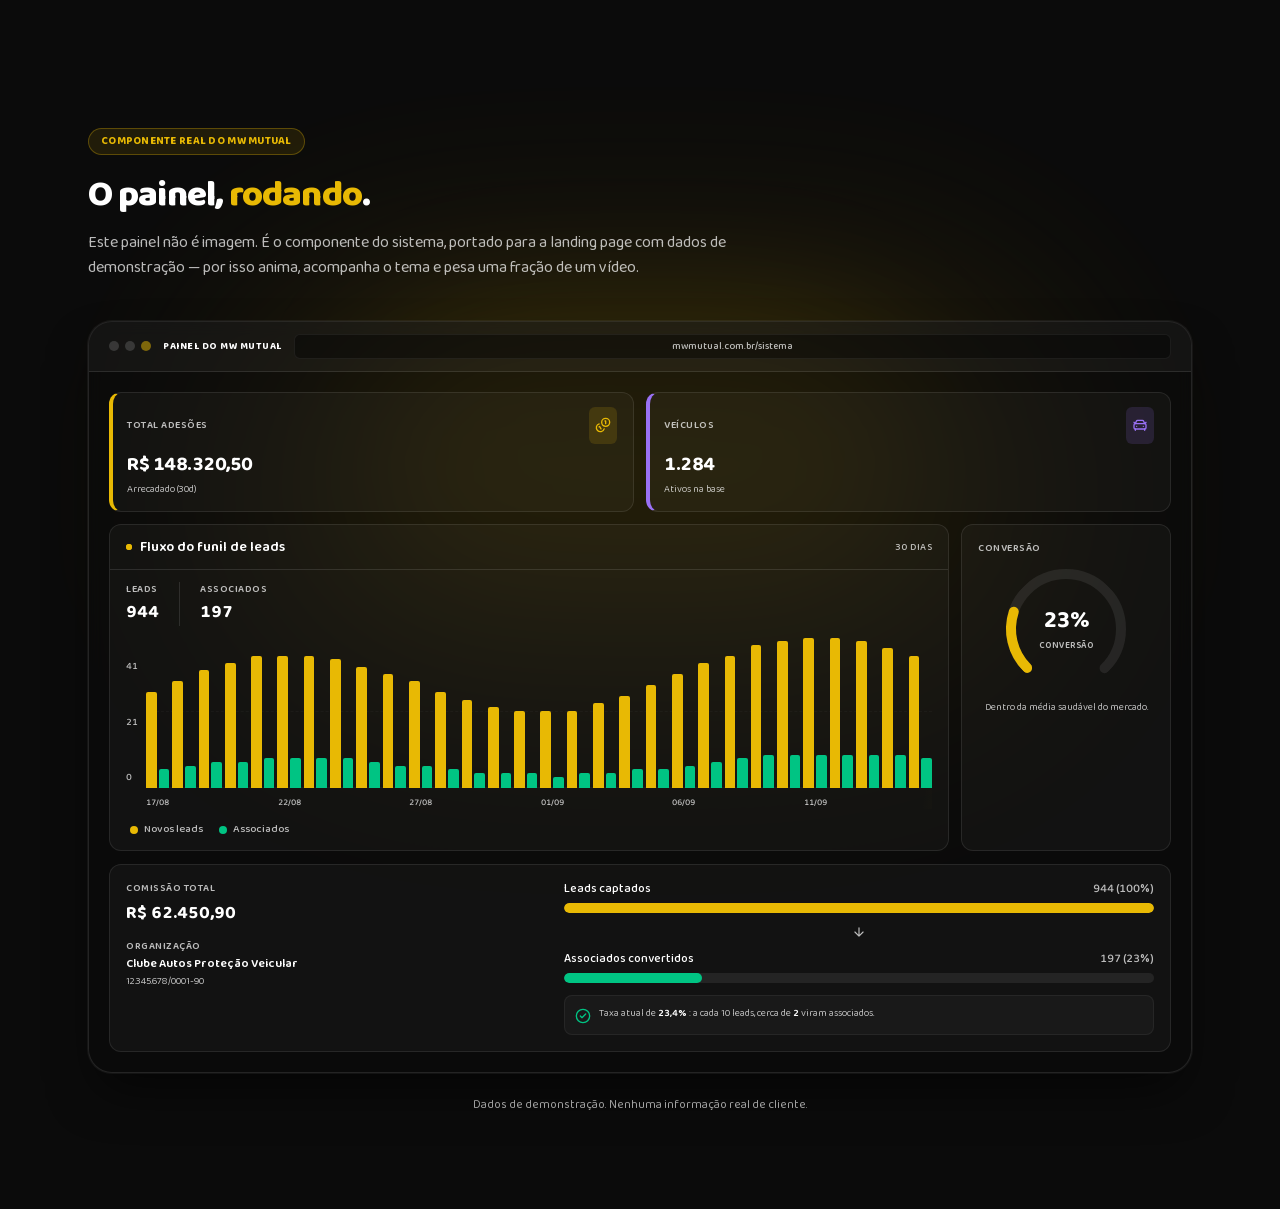
<file: sistema/index.html>
<!DOCTYPE html><html lang="pt-BR"> <head><meta charset="UTF-8"><meta name="viewport" content="width=device-width, initial-scale=1"><title>Painel do MW Mutual — demonstração</title><meta name="title" content="Painel do MW Mutual — demonstração"><meta name="description" content="Demonstração do painel do MW Mutual: funil de leads, taxa de conversão, adesões e base de veículos."><meta name="author" content="MaquinaWeb"><meta name="robots" content="noindex, follow"><link rel="canonical" href="https://mwmutual.com.br/sistema/"><link rel="sitemap" href="/sitemap-index.xml"><link rel="shortcut icon" href="/marca/favicon.png" type="image/png"><link rel="icon" href="/marca/favicon.png" type="image/png"><link rel="apple-touch-icon" href="/marca/logo-mw-mutual-icon.png"><style>@font-face{font-family:"Baloo 2-e8410fd9cdcbc718";src:url("/_astro/fonts/3d67d686bea807db.woff2") format("woff2");font-display:swap;unicode-range:U+0000-00FF,U+0131,U+0152-0153,U+02BB-02BC,U+02C6,U+02DA,U+02DC,U+0304,U+0308,U+0329,U+2000-206F,U+20AC,U+2122,U+2191,U+2193,U+2212,U+2215,U+FEFF,U+FFFD;font-weight:400;font-style:normal;}@font-face{font-family:"Baloo 2-e8410fd9cdcbc718";src:url("/_astro/fonts/3d67d686bea807db.woff2") format("woff2");font-display:swap;unicode-range:U+0000-00FF,U+0131,U+0152-0153,U+02BB-02BC,U+02C6,U+02DA,U+02DC,U+0304,U+0308,U+0329,U+2000-206F,U+20AC,U+2122,U+2191,U+2193,U+2212,U+2215,U+FEFF,U+FFFD;font-weight:500;font-style:normal;}@font-face{font-family:"Baloo 2-e8410fd9cdcbc718";src:url("/_astro/fonts/3d67d686bea807db.woff2") format("woff2");font-display:swap;unicode-range:U+0000-00FF,U+0131,U+0152-0153,U+02BB-02BC,U+02C6,U+02DA,U+02DC,U+0304,U+0308,U+0329,U+2000-206F,U+20AC,U+2122,U+2191,U+2193,U+2212,U+2215,U+FEFF,U+FFFD;font-weight:600;font-style:normal;}@font-face{font-family:"Baloo 2-e8410fd9cdcbc718";src:url("/_astro/fonts/3d67d686bea807db.woff2") format("woff2");font-display:swap;unicode-range:U+0000-00FF,U+0131,U+0152-0153,U+02BB-02BC,U+02C6,U+02DA,U+02DC,U+0304,U+0308,U+0329,U+2000-206F,U+20AC,U+2122,U+2191,U+2193,U+2212,U+2215,U+FEFF,U+FFFD;font-weight:700;font-style:normal;}@font-face{font-family:"Baloo 2-e8410fd9cdcbc718";src:url("/_astro/fonts/3d67d686bea807db.woff2") format("woff2");font-display:swap;unicode-range:U+0000-00FF,U+0131,U+0152-0153,U+02BB-02BC,U+02C6,U+02DA,U+02DC,U+0304,U+0308,U+0329,U+2000-206F,U+20AC,U+2122,U+2191,U+2193,U+2212,U+2215,U+FEFF,U+FFFD;font-weight:800;font-style:normal;}@font-face{font-family:"Baloo 2-e8410fd9cdcbc718 fallback: Arial";src:local("Arial");font-display:swap;font-weight:400;font-style:normal;size-adjust:95.7827%;ascent-override:112.5464%;descent-override:54.7072%;line-gap-override:0%;}@font-face{font-family:"Baloo 2-e8410fd9cdcbc718 fallback: Arial";src:local("Arial");font-display:swap;font-weight:500;font-style:normal;size-adjust:95.7827%;ascent-override:112.5464%;descent-override:54.7072%;line-gap-override:0%;}@font-face{font-family:"Baloo 2-e8410fd9cdcbc718 fallback: Arial";src:local("Arial");font-display:swap;font-weight:600;font-style:normal;size-adjust:95.7827%;ascent-override:112.5464%;descent-override:54.7072%;line-gap-override:0%;}@font-face{font-family:"Baloo 2-e8410fd9cdcbc718 fallback: Arial";src:local("Arial");font-display:swap;font-weight:700;font-style:normal;size-adjust:95.7827%;ascent-override:112.5464%;descent-override:54.7072%;line-gap-override:0%;}@font-face{font-family:"Baloo 2-e8410fd9cdcbc718 fallback: Arial";src:local("Arial");font-display:swap;font-weight:800;font-style:normal;size-adjust:95.7827%;ascent-override:112.5464%;descent-override:54.7072%;line-gap-override:0%;}:root{--font-baloo:"Baloo 2-e8410fd9cdcbc718","Baloo 2-e8410fd9cdcbc718 fallback: Arial",sans-serif;}</style><link rel="preload" href="/_astro/fonts/3d67d686bea807db.woff2" as="font" type="font/woff2" crossorigin><!-- Open Graph --><meta property="og:type" content="website"><meta property="og:site_name" content="MW Mutual"><meta property="og:locale" content="pt_BR"><meta property="og:url" content="https://mwmutual.com.br/sistema/"><meta property="og:title" content="Painel do MW Mutual — demonstração"><meta property="og:description" content="Demonstração do painel do MW Mutual: funil de leads, taxa de conversão, adesões e base de veículos."><meta property="og:image" content="https://mwmutual.com.br/og-image.png"><!--
      Dimensões e texto alternativo do cartão. Sem `og:image:width/height`,
      alguns clientes (WhatsApp, LinkedIn) recalculam o recorte e o cartão sai
      mal enquadrado; o `og:image:alt` é o que o leitor de tela lê na prévia.
    --><meta property="og:image:width" content="1200"><meta property="og:image:height" content="630"><meta property="og:image:alt" content="MW Mutual — proteção veicular e seguro no mesmo sistema"><!-- Twitter Card --><meta name="twitter:card" content="summary_large_image"><meta name="twitter:title" content="Painel do MW Mutual — demonstração"><meta name="twitter:description" content="Demonstração do painel do MW Mutual: funil de leads, taxa de conversão, adesões e base de veículos."><meta name="twitter:image" content="https://mwmutual.com.br/og-image.png"><meta name="twitter:image:alt" content="MW Mutual — proteção veicular e seguro no mesmo sistema"><meta name="theme-color" content="#0b0b0b"><!--
      Marca o documento como "pronto para animar" ANTES do primeiro paint.
      Sem isso, o conteúdo apareceria visível e depois sumiria para animar
      (flash). O failsafe solta o conteúdo se o script de animação não
      carregar — animação é enfeite, conteúdo é obrigação.
    --><script>
      (function () {
        var d = document.documentElement;
        if (window.matchMedia('(prefers-reduced-motion: reduce)').matches) return;
        d.classList.add('anim-ready');
        window.setTimeout(function () {
          if (!window.__revealReady) d.classList.remove('anim-ready');
        }, 2500);
      })();
    </script><link rel="stylesheet" href="/_astro/index.DxdJhrlj.css"><script type="module" src="/_astro/page.D1uwR3nK.js"></script></head> <body> <!--
      Link de pular para o conteúdo: o primeiro elemento focável da página.
      O menu fixo tem sete itens antes do conteúdo principal, então quem navega
      por teclado precisa de uma saída de uma tecla. Fica visualmente escondido
      até receber foco.
    --> <a href="#conteudo" class="sr-only focus:not-sr-only focus:fixed focus:left-4 focus:top-4 focus:z-[70] focus:rounded-md focus:bg-primary focus:px-5 focus:py-3 focus:text-sm focus:font-bold focus:text-primary-foreground">
Pular para o conteúdo
</a> <!--
      Barra de progresso de leitura. Sem JavaScript: a animação é amarrada ao
      scroll no próprio motor do navegador (`animation-timeline: scroll(root)`,
      ver animation.css). Onde não há suporte, a barra simplesmente não existe.
    --> <div class="scroll-progress" aria-hidden="true"></div>  <main id="conteudo" class="mx-auto max-w-6xl px-4 pb-24 pt-28 sm:px-6 lg:pt-32"> <div class="mb-10 max-w-2xl"> <span class="inline-flex items-center gap-2 rounded-full border border-primary/30 bg-primary/10 px-3 py-1 text-[11px] font-bold uppercase tracking-wide text-primary">
Componente real do MW Mutual
</span> <h1 class="mt-5 text-3xl font-extrabold tracking-tight text-foreground sm:text-4xl">
O painel, <span class="text-primary">rodando</span>.
</h1> <p class="mt-4 text-base lead-body text-muted-foreground">
Este painel não é imagem. É o componente do sistema, portado para a
        landing page com dados de demonstração — por isso anima, acompanha o
        tema e pesa uma fração de um vídeo.
</p> </div> <div class="relative " data-device-frame> <!-- Glow dourado difuso atrás da moldura --> <div class="pointer-events-none absolute -inset-x-10 -top-10 bottom-0 -z-10 opacity-70" aria-hidden="true"> <div class="absolute left-1/2 top-0 h-[420px] w-[820px] -translate-x-1/2 rounded-full bg-primary/20 blur-[110px]"></div> <div class="absolute left-1/2 top-10 h-[260px] w-[520px] -translate-x-1/2 rounded-full bg-primary/15 blur-[70px]"></div> </div> <figure class="overflow-hidden rounded-[var(--r-lg)] border border-border bg-background/50 shadow-2xl shadow-black/60 backdrop-blur-sm ring-1 ring-white/5"> <!-- Barra de navegador: as três luzinhas, o título da tela e a URL --> <figcaption class="flex items-center gap-3 border-b border-white/10 bg-white/[0.04] px-4 py-3 sm:px-5"> <span class="flex shrink-0 gap-1.5" aria-hidden="true"> <span class="size-2.5 rounded-full bg-white/15"></span> <span class="size-2.5 rounded-full bg-white/15"></span> <span class="size-2.5 rounded-full bg-primary/50"></span> </span> <span class="hidden shrink-0 text-[10px] font-bold uppercase tracking-wider text-foreground sm:inline"> Painel do MW Mutual </span> <span class="ml-auto min-w-0 flex-1 truncate rounded-md border border-border/60 bg-black/40 px-3 py-1 text-right text-[10px] font-medium text-muted-foreground sm:text-center"> mwmutual.com.br/sistema </span> </figcaption> <!-- Conteúdo: aqui entra o painel do sistema --> <div class="relative"> <div class="p-4 sm:p-5 ">  <div class="frame-zoom">  <div class="flex flex-col gap-3" data-live="true"> <!-- KPIs do topo --> <div class="grid grid-cols-2 gap-3"> <div class="relative flex flex-col gap-1 overflow-hidden rounded-xl border border-l-4 py-3.5 pl-3.5 pr-4 bg-white/[0.035] border-white/[0.09]" style="border-left-color:var(--primary);--anim-delay:0ms" data-anim> <div class="flex w-full items-center justify-between gap-2"> <span class="text-[10px] font-semibold uppercase tracking-wider text-muted-foreground"> Total adesões </span> <span class="rounded-md p-1.5" style="background-color:color-mix(in oklab, var(--primary) 14%, transparent);color:var(--primary)"> <svg width="1em" height="1em" viewBox="0 0 24 24" class="size-4" aria-hidden="true" data-icon="lucide:coins">   <symbol id="ai:lucide:coins"><g fill="none" stroke="currentColor" stroke-linecap="round" stroke-linejoin="round" stroke-width="2"><path d="M13.744 17.736a6 6 0 1 1-7.48-7.48M15 6h1v4"/><path d="m6.134 14.768l.866-.5l2 3.464"/><circle cx="16" cy="8" r="6"/></g></symbol><use href="#ai:lucide:coins"></use>  </svg> </span> </div> <span class="mt-0.5 truncate text-xl font-bold tracking-tight tabular-nums text-foreground"> R$ 148.320,50 </span> <span class="text-[10px] text-muted-foreground">Arrecadado (30d)</span> </div><div class="relative flex flex-col gap-1 overflow-hidden rounded-xl border border-l-4 py-3.5 pl-3.5 pr-4 bg-white/[0.035] border-white/[0.09]" style="border-left-color:oklch(0.65 0.19 295);--anim-delay:90ms" data-anim> <div class="flex w-full items-center justify-between gap-2"> <span class="text-[10px] font-semibold uppercase tracking-wider text-muted-foreground"> Veículos </span> <span class="rounded-md p-1.5" style="background-color:color-mix(in oklab, oklch(0.65 0.19 295) 14%, transparent);color:oklch(0.65 0.19 295)"> <svg width="1em" height="1em" viewBox="0 0 24 24" class="size-4" aria-hidden="true" data-icon="lucide:car-front">   <symbol id="ai:lucide:car-front"><g fill="none" stroke="currentColor" stroke-linecap="round" stroke-linejoin="round" stroke-width="2"><path d="m21 8l-2 2l-1.5-3.7A2 2 0 0 0 15.646 5H8.4a2 2 0 0 0-1.903 1.257L5 10L3 8m4 6h.01M17 14h.01"/><rect width="18" height="8" x="3" y="10" rx="2"/><path d="M5 18v2m14-2v2"/></g></symbol><use href="#ai:lucide:car-front"></use>  </svg> </span> </div> <span class="mt-0.5 truncate text-xl font-bold tracking-tight tabular-nums text-foreground"> 1.284 </span> <span class="text-[10px] text-muted-foreground">Ativos na base</span> </div> </div> <!-- Gráfico + radial lado a lado --> <div class="grid gap-3 lg:grid-cols-[1fr_auto]"> <div class="rounded-xl border bg-white/[0.035] border-white/[0.09]" data-anim style="--anim-delay:180ms"> <div class="border-b px-4 py-3"> <div class="flex items-center justify-between gap-3 text-sm font-semibold"> <span class="flex items-center gap-2">  <span class="relative inline-flex size-1.5 shrink-0 rounded-full bg-primary" data-live-dot aria-hidden="true"></span>
Fluxo do funil de leads
</span> <span class="text-[10px] font-medium uppercase tracking-wider text-muted-foreground">
30 dias
</span> </div> </div> <div class="px-4 py-3"> <div class="mb-3 flex items-center gap-5"> <div class="flex flex-col"> <span class="text-[10px] font-semibold uppercase tracking-wider text-muted-foreground">
Leads
</span> <span class="text-lg font-bold tabular-nums text-foreground"> 944 </span> </div> <div class="flex flex-col border-l border-border pl-5"> <span class="text-[10px] font-semibold uppercase tracking-wider text-muted-foreground">
Associados
</span> <span class="text-lg font-bold tabular-nums text-foreground"> 197 </span> </div> </div> <div class="flex w-full flex-col gap-3 "> <div class="flex items-end gap-2"> <!-- Eixo Y: só os extremos, para não poluir a moldura. --> <div class="flex shrink-0 flex-col justify-between pb-6 text-[10px] font-medium tabular-nums text-muted-foreground" style="height:150px" aria-hidden="true"> <span>41</span> <span>21</span> <span>0</span> </div> <div class="relative min-w-0 flex-1"> <!--
        A varredura em loop. Mesmo lugar da área de plotagem, acima das
        barras no eixo Z, sem bloquear o ponteiro — o hover de cada barra
        continua funcionando.
      --> <div class="pointer-events-none absolute inset-0 z-10" data-scan aria-hidden="true"></div> <!-- Linhas de grade: topo e metade. --> <div class="pointer-events-none absolute inset-x-0 top-0 border-b border-border/40" style="height:150px" aria-hidden="true"> <div class="h-1/2 border-b border-dashed border-border/25"></div> </div> <div class="flex items-end gap-[3px]" data-bars style="height:150px" role="img" aria-label="Gráfico de Novos leads e Associados nos últimos 30 dias"> <div class="group relative flex h-full flex-1 items-end justify-center gap-[2px]"> <div class="w-full rounded-t-[2px]" data-bar style="--h:63.41463414634146%;background-color:var(--primary);transition-delay:0ms"></div><div class="w-full rounded-t-[2px]" data-bar style="--h:12.195121951219512%;background-color:oklch(0.72 0.17 162);transition-delay:0ms"></div>  <span class="pointer-events-none absolute -top-1 left-1/2 z-10 hidden -translate-x-1/2 -translate-y-full whitespace-nowrap rounded-md border border-border bg-popover px-2 py-1 text-[10px] font-medium text-popover-foreground shadow-lg group-hover:block"> <span class="mb-0.5 block opacity-70">17/08</span> <span class="block"> Novos leads:  <strong class="tabular-nums">26</strong> </span><span class="block"> Associados:  <strong class="tabular-nums">5</strong> </span> </span> </div><div class="group relative flex h-full flex-1 items-end justify-center gap-[2px]"> <div class="w-full rounded-t-[2px]" data-bar style="--h:70.73170731707317%;background-color:var(--primary);transition-delay:18ms"></div><div class="w-full rounded-t-[2px]" data-bar style="--h:14.634146341463413%;background-color:oklch(0.72 0.17 162);transition-delay:18ms"></div>  <span class="pointer-events-none absolute -top-1 left-1/2 z-10 hidden -translate-x-1/2 -translate-y-full whitespace-nowrap rounded-md border border-border bg-popover px-2 py-1 text-[10px] font-medium text-popover-foreground shadow-lg group-hover:block"> <span class="mb-0.5 block opacity-70">18/08</span> <span class="block"> Novos leads:  <strong class="tabular-nums">29</strong> </span><span class="block"> Associados:  <strong class="tabular-nums">6</strong> </span> </span> </div><div class="group relative flex h-full flex-1 items-end justify-center gap-[2px]"> <div class="w-full rounded-t-[2px]" data-bar style="--h:78.04878048780488%;background-color:var(--primary);transition-delay:36ms"></div><div class="w-full rounded-t-[2px]" data-bar style="--h:17.073170731707318%;background-color:oklch(0.72 0.17 162);transition-delay:36ms"></div>  <span class="pointer-events-none absolute -top-1 left-1/2 z-10 hidden -translate-x-1/2 -translate-y-full whitespace-nowrap rounded-md border border-border bg-popover px-2 py-1 text-[10px] font-medium text-popover-foreground shadow-lg group-hover:block"> <span class="mb-0.5 block opacity-70">19/08</span> <span class="block"> Novos leads:  <strong class="tabular-nums">32</strong> </span><span class="block"> Associados:  <strong class="tabular-nums">7</strong> </span> </span> </div><div class="group relative flex h-full flex-1 items-end justify-center gap-[2px]"> <div class="w-full rounded-t-[2px]" data-bar style="--h:82.92682926829268%;background-color:var(--primary);transition-delay:54ms"></div><div class="w-full rounded-t-[2px]" data-bar style="--h:17.073170731707318%;background-color:oklch(0.72 0.17 162);transition-delay:54ms"></div>  <span class="pointer-events-none absolute -top-1 left-1/2 z-10 hidden -translate-x-1/2 -translate-y-full whitespace-nowrap rounded-md border border-border bg-popover px-2 py-1 text-[10px] font-medium text-popover-foreground shadow-lg group-hover:block"> <span class="mb-0.5 block opacity-70">20/08</span> <span class="block"> Novos leads:  <strong class="tabular-nums">34</strong> </span><span class="block"> Associados:  <strong class="tabular-nums">7</strong> </span> </span> </div><div class="group relative flex h-full flex-1 items-end justify-center gap-[2px]"> <div class="w-full rounded-t-[2px]" data-bar style="--h:87.8048780487805%;background-color:var(--primary);transition-delay:72ms"></div><div class="w-full rounded-t-[2px]" data-bar style="--h:19.51219512195122%;background-color:oklch(0.72 0.17 162);transition-delay:72ms"></div>  <span class="pointer-events-none absolute -top-1 left-1/2 z-10 hidden -translate-x-1/2 -translate-y-full whitespace-nowrap rounded-md border border-border bg-popover px-2 py-1 text-[10px] font-medium text-popover-foreground shadow-lg group-hover:block"> <span class="mb-0.5 block opacity-70">21/08</span> <span class="block"> Novos leads:  <strong class="tabular-nums">36</strong> </span><span class="block"> Associados:  <strong class="tabular-nums">8</strong> </span> </span> </div><div class="group relative flex h-full flex-1 items-end justify-center gap-[2px]"> <div class="w-full rounded-t-[2px]" data-bar style="--h:87.8048780487805%;background-color:var(--primary);transition-delay:90ms"></div><div class="w-full rounded-t-[2px]" data-bar style="--h:19.51219512195122%;background-color:oklch(0.72 0.17 162);transition-delay:90ms"></div>  <span class="pointer-events-none absolute -top-1 left-1/2 z-10 hidden -translate-x-1/2 -translate-y-full whitespace-nowrap rounded-md border border-border bg-popover px-2 py-1 text-[10px] font-medium text-popover-foreground shadow-lg group-hover:block"> <span class="mb-0.5 block opacity-70">22/08</span> <span class="block"> Novos leads:  <strong class="tabular-nums">36</strong> </span><span class="block"> Associados:  <strong class="tabular-nums">8</strong> </span> </span> </div><div class="group relative flex h-full flex-1 items-end justify-center gap-[2px]"> <div class="w-full rounded-t-[2px]" data-bar style="--h:87.8048780487805%;background-color:var(--primary);transition-delay:108ms"></div><div class="w-full rounded-t-[2px]" data-bar style="--h:19.51219512195122%;background-color:oklch(0.72 0.17 162);transition-delay:108ms"></div>  <span class="pointer-events-none absolute -top-1 left-1/2 z-10 hidden -translate-x-1/2 -translate-y-full whitespace-nowrap rounded-md border border-border bg-popover px-2 py-1 text-[10px] font-medium text-popover-foreground shadow-lg group-hover:block"> <span class="mb-0.5 block opacity-70">23/08</span> <span class="block"> Novos leads:  <strong class="tabular-nums">36</strong> </span><span class="block"> Associados:  <strong class="tabular-nums">8</strong> </span> </span> </div><div class="group relative flex h-full flex-1 items-end justify-center gap-[2px]"> <div class="w-full rounded-t-[2px]" data-bar style="--h:85.36585365853658%;background-color:var(--primary);transition-delay:126ms"></div><div class="w-full rounded-t-[2px]" data-bar style="--h:19.51219512195122%;background-color:oklch(0.72 0.17 162);transition-delay:126ms"></div>  <span class="pointer-events-none absolute -top-1 left-1/2 z-10 hidden -translate-x-1/2 -translate-y-full whitespace-nowrap rounded-md border border-border bg-popover px-2 py-1 text-[10px] font-medium text-popover-foreground shadow-lg group-hover:block"> <span class="mb-0.5 block opacity-70">24/08</span> <span class="block"> Novos leads:  <strong class="tabular-nums">35</strong> </span><span class="block"> Associados:  <strong class="tabular-nums">8</strong> </span> </span> </div><div class="group relative flex h-full flex-1 items-end justify-center gap-[2px]"> <div class="w-full rounded-t-[2px]" data-bar style="--h:80.48780487804879%;background-color:var(--primary);transition-delay:144ms"></div><div class="w-full rounded-t-[2px]" data-bar style="--h:17.073170731707318%;background-color:oklch(0.72 0.17 162);transition-delay:144ms"></div>  <span class="pointer-events-none absolute -top-1 left-1/2 z-10 hidden -translate-x-1/2 -translate-y-full whitespace-nowrap rounded-md border border-border bg-popover px-2 py-1 text-[10px] font-medium text-popover-foreground shadow-lg group-hover:block"> <span class="mb-0.5 block opacity-70">25/08</span> <span class="block"> Novos leads:  <strong class="tabular-nums">33</strong> </span><span class="block"> Associados:  <strong class="tabular-nums">7</strong> </span> </span> </div><div class="group relative flex h-full flex-1 items-end justify-center gap-[2px]"> <div class="w-full rounded-t-[2px]" data-bar style="--h:75.60975609756098%;background-color:var(--primary);transition-delay:162ms"></div><div class="w-full rounded-t-[2px]" data-bar style="--h:14.634146341463413%;background-color:oklch(0.72 0.17 162);transition-delay:162ms"></div>  <span class="pointer-events-none absolute -top-1 left-1/2 z-10 hidden -translate-x-1/2 -translate-y-full whitespace-nowrap rounded-md border border-border bg-popover px-2 py-1 text-[10px] font-medium text-popover-foreground shadow-lg group-hover:block"> <span class="mb-0.5 block opacity-70">26/08</span> <span class="block"> Novos leads:  <strong class="tabular-nums">31</strong> </span><span class="block"> Associados:  <strong class="tabular-nums">6</strong> </span> </span> </div><div class="group relative flex h-full flex-1 items-end justify-center gap-[2px]"> <div class="w-full rounded-t-[2px]" data-bar style="--h:70.73170731707317%;background-color:var(--primary);transition-delay:180ms"></div><div class="w-full rounded-t-[2px]" data-bar style="--h:14.634146341463413%;background-color:oklch(0.72 0.17 162);transition-delay:180ms"></div>  <span class="pointer-events-none absolute -top-1 left-1/2 z-10 hidden -translate-x-1/2 -translate-y-full whitespace-nowrap rounded-md border border-border bg-popover px-2 py-1 text-[10px] font-medium text-popover-foreground shadow-lg group-hover:block"> <span class="mb-0.5 block opacity-70">27/08</span> <span class="block"> Novos leads:  <strong class="tabular-nums">29</strong> </span><span class="block"> Associados:  <strong class="tabular-nums">6</strong> </span> </span> </div><div class="group relative flex h-full flex-1 items-end justify-center gap-[2px]"> <div class="w-full rounded-t-[2px]" data-bar style="--h:63.41463414634146%;background-color:var(--primary);transition-delay:198ms"></div><div class="w-full rounded-t-[2px]" data-bar style="--h:12.195121951219512%;background-color:oklch(0.72 0.17 162);transition-delay:198ms"></div>  <span class="pointer-events-none absolute -top-1 left-1/2 z-10 hidden -translate-x-1/2 -translate-y-full whitespace-nowrap rounded-md border border-border bg-popover px-2 py-1 text-[10px] font-medium text-popover-foreground shadow-lg group-hover:block"> <span class="mb-0.5 block opacity-70">28/08</span> <span class="block"> Novos leads:  <strong class="tabular-nums">26</strong> </span><span class="block"> Associados:  <strong class="tabular-nums">5</strong> </span> </span> </div><div class="group relative flex h-full flex-1 items-end justify-center gap-[2px]"> <div class="w-full rounded-t-[2px]" data-bar style="--h:58.536585365853654%;background-color:var(--primary);transition-delay:216ms"></div><div class="w-full rounded-t-[2px]" data-bar style="--h:9.75609756097561%;background-color:oklch(0.72 0.17 162);transition-delay:216ms"></div>  <span class="pointer-events-none absolute -top-1 left-1/2 z-10 hidden -translate-x-1/2 -translate-y-full whitespace-nowrap rounded-md border border-border bg-popover px-2 py-1 text-[10px] font-medium text-popover-foreground shadow-lg group-hover:block"> <span class="mb-0.5 block opacity-70">29/08</span> <span class="block"> Novos leads:  <strong class="tabular-nums">24</strong> </span><span class="block"> Associados:  <strong class="tabular-nums">4</strong> </span> </span> </div><div class="group relative flex h-full flex-1 items-end justify-center gap-[2px]"> <div class="w-full rounded-t-[2px]" data-bar style="--h:53.65853658536586%;background-color:var(--primary);transition-delay:234ms"></div><div class="w-full rounded-t-[2px]" data-bar style="--h:9.75609756097561%;background-color:oklch(0.72 0.17 162);transition-delay:234ms"></div>  <span class="pointer-events-none absolute -top-1 left-1/2 z-10 hidden -translate-x-1/2 -translate-y-full whitespace-nowrap rounded-md border border-border bg-popover px-2 py-1 text-[10px] font-medium text-popover-foreground shadow-lg group-hover:block"> <span class="mb-0.5 block opacity-70">30/08</span> <span class="block"> Novos leads:  <strong class="tabular-nums">22</strong> </span><span class="block"> Associados:  <strong class="tabular-nums">4</strong> </span> </span> </div><div class="group relative flex h-full flex-1 items-end justify-center gap-[2px]"> <div class="w-full rounded-t-[2px]" data-bar style="--h:51.21951219512195%;background-color:var(--primary);transition-delay:252ms"></div><div class="w-full rounded-t-[2px]" data-bar style="--h:9.75609756097561%;background-color:oklch(0.72 0.17 162);transition-delay:252ms"></div>  <span class="pointer-events-none absolute -top-1 left-1/2 z-10 hidden -translate-x-1/2 -translate-y-full whitespace-nowrap rounded-md border border-border bg-popover px-2 py-1 text-[10px] font-medium text-popover-foreground shadow-lg group-hover:block"> <span class="mb-0.5 block opacity-70">31/08</span> <span class="block"> Novos leads:  <strong class="tabular-nums">21</strong> </span><span class="block"> Associados:  <strong class="tabular-nums">4</strong> </span> </span> </div><div class="group relative flex h-full flex-1 items-end justify-center gap-[2px]"> <div class="w-full rounded-t-[2px]" data-bar style="--h:51.21951219512195%;background-color:var(--primary);transition-delay:270ms"></div><div class="w-full rounded-t-[2px]" data-bar style="--h:7.317073170731707%;background-color:oklch(0.72 0.17 162);transition-delay:270ms"></div>  <span class="pointer-events-none absolute -top-1 left-1/2 z-10 hidden -translate-x-1/2 -translate-y-full whitespace-nowrap rounded-md border border-border bg-popover px-2 py-1 text-[10px] font-medium text-popover-foreground shadow-lg group-hover:block"> <span class="mb-0.5 block opacity-70">01/09</span> <span class="block"> Novos leads:  <strong class="tabular-nums">21</strong> </span><span class="block"> Associados:  <strong class="tabular-nums">3</strong> </span> </span> </div><div class="group relative flex h-full flex-1 items-end justify-center gap-[2px]"> <div class="w-full rounded-t-[2px]" data-bar style="--h:51.21951219512195%;background-color:var(--primary);transition-delay:288ms"></div><div class="w-full rounded-t-[2px]" data-bar style="--h:9.75609756097561%;background-color:oklch(0.72 0.17 162);transition-delay:288ms"></div>  <span class="pointer-events-none absolute -top-1 left-1/2 z-10 hidden -translate-x-1/2 -translate-y-full whitespace-nowrap rounded-md border border-border bg-popover px-2 py-1 text-[10px] font-medium text-popover-foreground shadow-lg group-hover:block"> <span class="mb-0.5 block opacity-70">02/09</span> <span class="block"> Novos leads:  <strong class="tabular-nums">21</strong> </span><span class="block"> Associados:  <strong class="tabular-nums">4</strong> </span> </span> </div><div class="group relative flex h-full flex-1 items-end justify-center gap-[2px]"> <div class="w-full rounded-t-[2px]" data-bar style="--h:56.09756097560976%;background-color:var(--primary);transition-delay:306ms"></div><div class="w-full rounded-t-[2px]" data-bar style="--h:9.75609756097561%;background-color:oklch(0.72 0.17 162);transition-delay:306ms"></div>  <span class="pointer-events-none absolute -top-1 left-1/2 z-10 hidden -translate-x-1/2 -translate-y-full whitespace-nowrap rounded-md border border-border bg-popover px-2 py-1 text-[10px] font-medium text-popover-foreground shadow-lg group-hover:block"> <span class="mb-0.5 block opacity-70">03/09</span> <span class="block"> Novos leads:  <strong class="tabular-nums">23</strong> </span><span class="block"> Associados:  <strong class="tabular-nums">4</strong> </span> </span> </div><div class="group relative flex h-full flex-1 items-end justify-center gap-[2px]"> <div class="w-full rounded-t-[2px]" data-bar style="--h:60.97560975609756%;background-color:var(--primary);transition-delay:324ms"></div><div class="w-full rounded-t-[2px]" data-bar style="--h:12.195121951219512%;background-color:oklch(0.72 0.17 162);transition-delay:324ms"></div>  <span class="pointer-events-none absolute -top-1 left-1/2 z-10 hidden -translate-x-1/2 -translate-y-full whitespace-nowrap rounded-md border border-border bg-popover px-2 py-1 text-[10px] font-medium text-popover-foreground shadow-lg group-hover:block"> <span class="mb-0.5 block opacity-70">04/09</span> <span class="block"> Novos leads:  <strong class="tabular-nums">25</strong> </span><span class="block"> Associados:  <strong class="tabular-nums">5</strong> </span> </span> </div><div class="group relative flex h-full flex-1 items-end justify-center gap-[2px]"> <div class="w-full rounded-t-[2px]" data-bar style="--h:68.29268292682927%;background-color:var(--primary);transition-delay:342ms"></div><div class="w-full rounded-t-[2px]" data-bar style="--h:12.195121951219512%;background-color:oklch(0.72 0.17 162);transition-delay:342ms"></div>  <span class="pointer-events-none absolute -top-1 left-1/2 z-10 hidden -translate-x-1/2 -translate-y-full whitespace-nowrap rounded-md border border-border bg-popover px-2 py-1 text-[10px] font-medium text-popover-foreground shadow-lg group-hover:block"> <span class="mb-0.5 block opacity-70">05/09</span> <span class="block"> Novos leads:  <strong class="tabular-nums">28</strong> </span><span class="block"> Associados:  <strong class="tabular-nums">5</strong> </span> </span> </div><div class="group relative flex h-full flex-1 items-end justify-center gap-[2px]"> <div class="w-full rounded-t-[2px]" data-bar style="--h:75.60975609756098%;background-color:var(--primary);transition-delay:360ms"></div><div class="w-full rounded-t-[2px]" data-bar style="--h:14.634146341463413%;background-color:oklch(0.72 0.17 162);transition-delay:360ms"></div>  <span class="pointer-events-none absolute -top-1 left-1/2 z-10 hidden -translate-x-1/2 -translate-y-full whitespace-nowrap rounded-md border border-border bg-popover px-2 py-1 text-[10px] font-medium text-popover-foreground shadow-lg group-hover:block"> <span class="mb-0.5 block opacity-70">06/09</span> <span class="block"> Novos leads:  <strong class="tabular-nums">31</strong> </span><span class="block"> Associados:  <strong class="tabular-nums">6</strong> </span> </span> </div><div class="group relative flex h-full flex-1 items-end justify-center gap-[2px]"> <div class="w-full rounded-t-[2px]" data-bar style="--h:82.92682926829268%;background-color:var(--primary);transition-delay:378ms"></div><div class="w-full rounded-t-[2px]" data-bar style="--h:17.073170731707318%;background-color:oklch(0.72 0.17 162);transition-delay:378ms"></div>  <span class="pointer-events-none absolute -top-1 left-1/2 z-10 hidden -translate-x-1/2 -translate-y-full whitespace-nowrap rounded-md border border-border bg-popover px-2 py-1 text-[10px] font-medium text-popover-foreground shadow-lg group-hover:block"> <span class="mb-0.5 block opacity-70">07/09</span> <span class="block"> Novos leads:  <strong class="tabular-nums">34</strong> </span><span class="block"> Associados:  <strong class="tabular-nums">7</strong> </span> </span> </div><div class="group relative flex h-full flex-1 items-end justify-center gap-[2px]"> <div class="w-full rounded-t-[2px]" data-bar style="--h:87.8048780487805%;background-color:var(--primary);transition-delay:396ms"></div><div class="w-full rounded-t-[2px]" data-bar style="--h:19.51219512195122%;background-color:oklch(0.72 0.17 162);transition-delay:396ms"></div>  <span class="pointer-events-none absolute -top-1 left-1/2 z-10 hidden -translate-x-1/2 -translate-y-full whitespace-nowrap rounded-md border border-border bg-popover px-2 py-1 text-[10px] font-medium text-popover-foreground shadow-lg group-hover:block"> <span class="mb-0.5 block opacity-70">08/09</span> <span class="block"> Novos leads:  <strong class="tabular-nums">36</strong> </span><span class="block"> Associados:  <strong class="tabular-nums">8</strong> </span> </span> </div><div class="group relative flex h-full flex-1 items-end justify-center gap-[2px]"> <div class="w-full rounded-t-[2px]" data-bar style="--h:95.1219512195122%;background-color:var(--primary);transition-delay:414ms"></div><div class="w-full rounded-t-[2px]" data-bar style="--h:21.951219512195124%;background-color:oklch(0.72 0.17 162);transition-delay:414ms"></div>  <span class="pointer-events-none absolute -top-1 left-1/2 z-10 hidden -translate-x-1/2 -translate-y-full whitespace-nowrap rounded-md border border-border bg-popover px-2 py-1 text-[10px] font-medium text-popover-foreground shadow-lg group-hover:block"> <span class="mb-0.5 block opacity-70">09/09</span> <span class="block"> Novos leads:  <strong class="tabular-nums">39</strong> </span><span class="block"> Associados:  <strong class="tabular-nums">9</strong> </span> </span> </div><div class="group relative flex h-full flex-1 items-end justify-center gap-[2px]"> <div class="w-full rounded-t-[2px]" data-bar style="--h:97.5609756097561%;background-color:var(--primary);transition-delay:432ms"></div><div class="w-full rounded-t-[2px]" data-bar style="--h:21.951219512195124%;background-color:oklch(0.72 0.17 162);transition-delay:432ms"></div>  <span class="pointer-events-none absolute -top-1 left-1/2 z-10 hidden -translate-x-1/2 -translate-y-full whitespace-nowrap rounded-md border border-border bg-popover px-2 py-1 text-[10px] font-medium text-popover-foreground shadow-lg group-hover:block"> <span class="mb-0.5 block opacity-70">10/09</span> <span class="block"> Novos leads:  <strong class="tabular-nums">40</strong> </span><span class="block"> Associados:  <strong class="tabular-nums">9</strong> </span> </span> </div><div class="group relative flex h-full flex-1 items-end justify-center gap-[2px]"> <div class="w-full rounded-t-[2px]" data-bar style="--h:100%;background-color:var(--primary);transition-delay:450ms"></div><div class="w-full rounded-t-[2px]" data-bar style="--h:21.951219512195124%;background-color:oklch(0.72 0.17 162);transition-delay:450ms"></div>  <span class="pointer-events-none absolute -top-1 left-1/2 z-10 hidden -translate-x-1/2 -translate-y-full whitespace-nowrap rounded-md border border-border bg-popover px-2 py-1 text-[10px] font-medium text-popover-foreground shadow-lg group-hover:block"> <span class="mb-0.5 block opacity-70">11/09</span> <span class="block"> Novos leads:  <strong class="tabular-nums">41</strong> </span><span class="block"> Associados:  <strong class="tabular-nums">9</strong> </span> </span> </div><div class="group relative flex h-full flex-1 items-end justify-center gap-[2px]"> <div class="w-full rounded-t-[2px]" data-bar style="--h:100%;background-color:var(--primary);transition-delay:468ms"></div><div class="w-full rounded-t-[2px]" data-bar style="--h:21.951219512195124%;background-color:oklch(0.72 0.17 162);transition-delay:468ms"></div>  <span class="pointer-events-none absolute -top-1 left-1/2 z-10 hidden -translate-x-1/2 -translate-y-full whitespace-nowrap rounded-md border border-border bg-popover px-2 py-1 text-[10px] font-medium text-popover-foreground shadow-lg group-hover:block"> <span class="mb-0.5 block opacity-70">12/09</span> <span class="block"> Novos leads:  <strong class="tabular-nums">41</strong> </span><span class="block"> Associados:  <strong class="tabular-nums">9</strong> </span> </span> </div><div class="group relative flex h-full flex-1 items-end justify-center gap-[2px]"> <div class="w-full rounded-t-[2px]" data-bar style="--h:97.5609756097561%;background-color:var(--primary);transition-delay:486ms"></div><div class="w-full rounded-t-[2px]" data-bar style="--h:21.951219512195124%;background-color:oklch(0.72 0.17 162);transition-delay:486ms"></div>  <span class="pointer-events-none absolute -top-1 left-1/2 z-10 hidden -translate-x-1/2 -translate-y-full whitespace-nowrap rounded-md border border-border bg-popover px-2 py-1 text-[10px] font-medium text-popover-foreground shadow-lg group-hover:block"> <span class="mb-0.5 block opacity-70">13/09</span> <span class="block"> Novos leads:  <strong class="tabular-nums">40</strong> </span><span class="block"> Associados:  <strong class="tabular-nums">9</strong> </span> </span> </div><div class="group relative flex h-full flex-1 items-end justify-center gap-[2px]"> <div class="w-full rounded-t-[2px]" data-bar style="--h:92.6829268292683%;background-color:var(--primary);transition-delay:504ms"></div><div class="w-full rounded-t-[2px]" data-bar style="--h:21.951219512195124%;background-color:oklch(0.72 0.17 162);transition-delay:504ms"></div>  <span class="pointer-events-none absolute -top-1 left-1/2 z-10 hidden -translate-x-1/2 -translate-y-full whitespace-nowrap rounded-md border border-border bg-popover px-2 py-1 text-[10px] font-medium text-popover-foreground shadow-lg group-hover:block"> <span class="mb-0.5 block opacity-70">14/09</span> <span class="block"> Novos leads:  <strong class="tabular-nums">38</strong> </span><span class="block"> Associados:  <strong class="tabular-nums">9</strong> </span> </span> </div><div class="group relative flex h-full flex-1 items-end justify-center gap-[2px]"> <div class="w-full rounded-t-[2px]" data-bar style="--h:87.8048780487805%;background-color:var(--primary);transition-delay:522ms"></div><div class="w-full rounded-t-[2px]" data-bar style="--h:19.51219512195122%;background-color:oklch(0.72 0.17 162);transition-delay:522ms"></div>  <span class="pointer-events-none absolute -top-1 left-1/2 z-10 hidden -translate-x-1/2 -translate-y-full whitespace-nowrap rounded-md border border-border bg-popover px-2 py-1 text-[10px] font-medium text-popover-foreground shadow-lg group-hover:block"> <span class="mb-0.5 block opacity-70">15/09</span> <span class="block"> Novos leads:  <strong class="tabular-nums">36</strong> </span><span class="block"> Associados:  <strong class="tabular-nums">8</strong> </span> </span> </div> </div> <!-- Eixo X --> <div class="mt-2 flex gap-[3px]" aria-hidden="true"> <span class="flex-1 text-center text-[9px] font-medium tabular-nums text-muted-foreground"> 17/08 </span><span class="flex-1 text-center text-[9px] font-medium tabular-nums text-muted-foreground">  </span><span class="flex-1 text-center text-[9px] font-medium tabular-nums text-muted-foreground">  </span><span class="flex-1 text-center text-[9px] font-medium tabular-nums text-muted-foreground">  </span><span class="flex-1 text-center text-[9px] font-medium tabular-nums text-muted-foreground">  </span><span class="flex-1 text-center text-[9px] font-medium tabular-nums text-muted-foreground"> 22/08 </span><span class="flex-1 text-center text-[9px] font-medium tabular-nums text-muted-foreground">  </span><span class="flex-1 text-center text-[9px] font-medium tabular-nums text-muted-foreground">  </span><span class="flex-1 text-center text-[9px] font-medium tabular-nums text-muted-foreground">  </span><span class="flex-1 text-center text-[9px] font-medium tabular-nums text-muted-foreground">  </span><span class="flex-1 text-center text-[9px] font-medium tabular-nums text-muted-foreground"> 27/08 </span><span class="flex-1 text-center text-[9px] font-medium tabular-nums text-muted-foreground">  </span><span class="flex-1 text-center text-[9px] font-medium tabular-nums text-muted-foreground">  </span><span class="flex-1 text-center text-[9px] font-medium tabular-nums text-muted-foreground">  </span><span class="flex-1 text-center text-[9px] font-medium tabular-nums text-muted-foreground">  </span><span class="flex-1 text-center text-[9px] font-medium tabular-nums text-muted-foreground"> 01/09 </span><span class="flex-1 text-center text-[9px] font-medium tabular-nums text-muted-foreground">  </span><span class="flex-1 text-center text-[9px] font-medium tabular-nums text-muted-foreground">  </span><span class="flex-1 text-center text-[9px] font-medium tabular-nums text-muted-foreground">  </span><span class="flex-1 text-center text-[9px] font-medium tabular-nums text-muted-foreground">  </span><span class="flex-1 text-center text-[9px] font-medium tabular-nums text-muted-foreground"> 06/09 </span><span class="flex-1 text-center text-[9px] font-medium tabular-nums text-muted-foreground">  </span><span class="flex-1 text-center text-[9px] font-medium tabular-nums text-muted-foreground">  </span><span class="flex-1 text-center text-[9px] font-medium tabular-nums text-muted-foreground">  </span><span class="flex-1 text-center text-[9px] font-medium tabular-nums text-muted-foreground">  </span><span class="flex-1 text-center text-[9px] font-medium tabular-nums text-muted-foreground"> 11/09 </span><span class="flex-1 text-center text-[9px] font-medium tabular-nums text-muted-foreground">  </span><span class="flex-1 text-center text-[9px] font-medium tabular-nums text-muted-foreground">  </span><span class="flex-1 text-center text-[9px] font-medium tabular-nums text-muted-foreground">  </span><span class="flex-1 text-center text-[9px] font-medium tabular-nums text-muted-foreground">  </span> </div> </div> </div> <!-- Legenda --> <div class="flex flex-wrap items-center gap-x-4 gap-y-1 pl-1"> <span class="inline-flex items-center gap-1.5 text-[11px] font-medium text-muted-foreground"> <span class="size-2 rounded-full" style="background-color:var(--primary)"></span> Novos leads </span><span class="inline-flex items-center gap-1.5 text-[11px] font-medium text-muted-foreground"> <span class="size-2 rounded-full" style="background-color:oklch(0.72 0.17 162)"></span> Associados </span> </div> </div> </div> </div> <div class="rounded-xl border lg:w-[210px] bg-white/[0.035] border-white/[0.09]" data-anim style="--anim-delay:260ms"> <div class="flex flex-col items-center gap-3 p-4"> <span class="self-start text-[10px] font-semibold uppercase tracking-wider text-muted-foreground">
Conversão
</span> <div class="relative flex items-center justify-center " data-gauge style="--circ:345.575;--dash:60.648"> <svg class="-rotate-[225deg]" height="120" width="120" viewBox="0 0 120 120" aria-hidden="true"> <circle cx="60" cy="60" r="55" fill="none" stroke="var(--muted)" stroke-width="10" stroke-linecap="round" stroke-dasharray="259.18139392115796 345.57519189487726"></circle> <circle cx="60" cy="60" r="55" fill="none" stroke="var(--primary)" stroke-width="10" stroke-linecap="round" data-gauge-fill></circle> </svg> <div class="absolute inset-0 flex flex-col items-center justify-center"> <span class="text-2xl font-bold tracking-tight tabular-nums text-foreground"> 23%
</span> <span class="mt-0.5 text-[9px] font-semibold uppercase tracking-wider text-muted-foreground"> Conversão </span> </div> <span class="sr-only"> leads → associados: 23%
</span> </div> <p class="text-center text-[10px] lead-heading text-muted-foreground"> Dentro da média saudável do mercado. </p> </div> </div> </div> <!-- Comissão + eficiência do funil --> <div class="rounded-xl border bg-white/[0.035] border-white/[0.09]" data-anim style="--anim-delay:340ms"> <div class="grid gap-4 p-4 sm:grid-cols-[1fr_1.4fr]"> <div class="flex flex-col gap-3"> <div class="flex flex-col gap-0.5"> <span class="text-[10px] font-semibold uppercase tracking-wider text-muted-foreground">
Comissão total
</span> <span class="text-lg font-bold tabular-nums text-foreground"> R$ 62.450,90 </span> </div> <div class="flex flex-col gap-0.5"> <span class="text-[10px] font-semibold uppercase tracking-wider text-muted-foreground">
Organização
</span> <span class="text-xs font-semibold lead-heading text-foreground"> Clube Autos Proteção Veicular </span> <span class="text-[10px] text-muted-foreground">12.345.678/0001-90</span> </div> </div> <div class="flex flex-col gap-3"> <div class="flex flex-col gap-1.5"> <div class="flex items-center justify-between text-xs font-medium"> <span class="text-foreground">Leads captados</span> <span class="tabular-nums text-muted-foreground"> 944 (100%)
</span> </div> <div class="h-2.5 w-full overflow-hidden rounded-full bg-muted"> <div class="h-full rounded-full" data-fill style="--h:100%;background-color:var(--primary)"></div> </div> </div> <div class="flex justify-center"> <svg width="1em" height="1em" viewBox="0 0 24 24" class="size-3.5 rotate-90 text-muted-foreground" aria-hidden="true" data-icon="lucide:arrow-right">   <symbol id="ai:lucide:arrow-right"><path fill="none" stroke="currentColor" stroke-linecap="round" stroke-linejoin="round" stroke-width="2" d="M5 12h14m-7-7l7 7l-7 7"/></symbol><use href="#ai:lucide:arrow-right"></use>  </svg> </div> <div class="flex flex-col gap-1.5"> <div class="flex items-center justify-between text-xs font-medium"> <span class="text-foreground">Associados convertidos</span> <span class="tabular-nums text-muted-foreground"> 197 (23%)
</span> </div> <div class="h-2.5 w-full overflow-hidden rounded-full bg-muted"> <div class="h-full rounded-full" data-fill style="--h:23.4%;background-color:oklch(0.72 0.17 162)"></div> </div> </div> <div class="flex items-start gap-2 rounded-lg border border-border/50 bg-muted/40 p-2.5"> <svg width="1em" height="1em" viewBox="0 0 24 24" class="mt-0.5 size-4 shrink-0" style="color:oklch(0.72 0.17 162)" aria-hidden="true" data-icon="lucide:check-circle-2">   <symbol id="ai:lucide:check-circle-2"><g fill="none" stroke="currentColor" stroke-linecap="round" stroke-linejoin="round" stroke-width="2"><circle cx="12" cy="12" r="10"/><path d="m16 9l-5.5 5.5L8 12"/></g></symbol><use href="#ai:lucide:check-circle-2"></use>  </svg> <p class="text-[10px] lead-body text-muted-foreground">
Taxa atual de  <strong class="font-semibold tabular-nums text-foreground"> 23,4%
</strong>
: a cada 10 leads, cerca de  <strong class="font-semibold tabular-nums text-foreground"> 2 </strong> 
viram associados.
</p> </div> </div> </div> </div> </div>  </div> </div>  </div> </figure> </div> <p class="mt-6 text-center text-xs text-muted-foreground">
Dados de demonstração. Nenhuma informação real de cliente.
</p> </main>  <!--
      Motor das animações: revelação no scroll, contadores, rolagem automática
      do painel. É um módulo (deferido): quando executa, confirma para o
      failsafe inline que o conteúdo pode seguir animado.
    --> <script type="module" src="/_astro/Layout.astro_astro_type_script_index_0_lang.BePw_8aE.js"></script> </body> </html>
</file>
